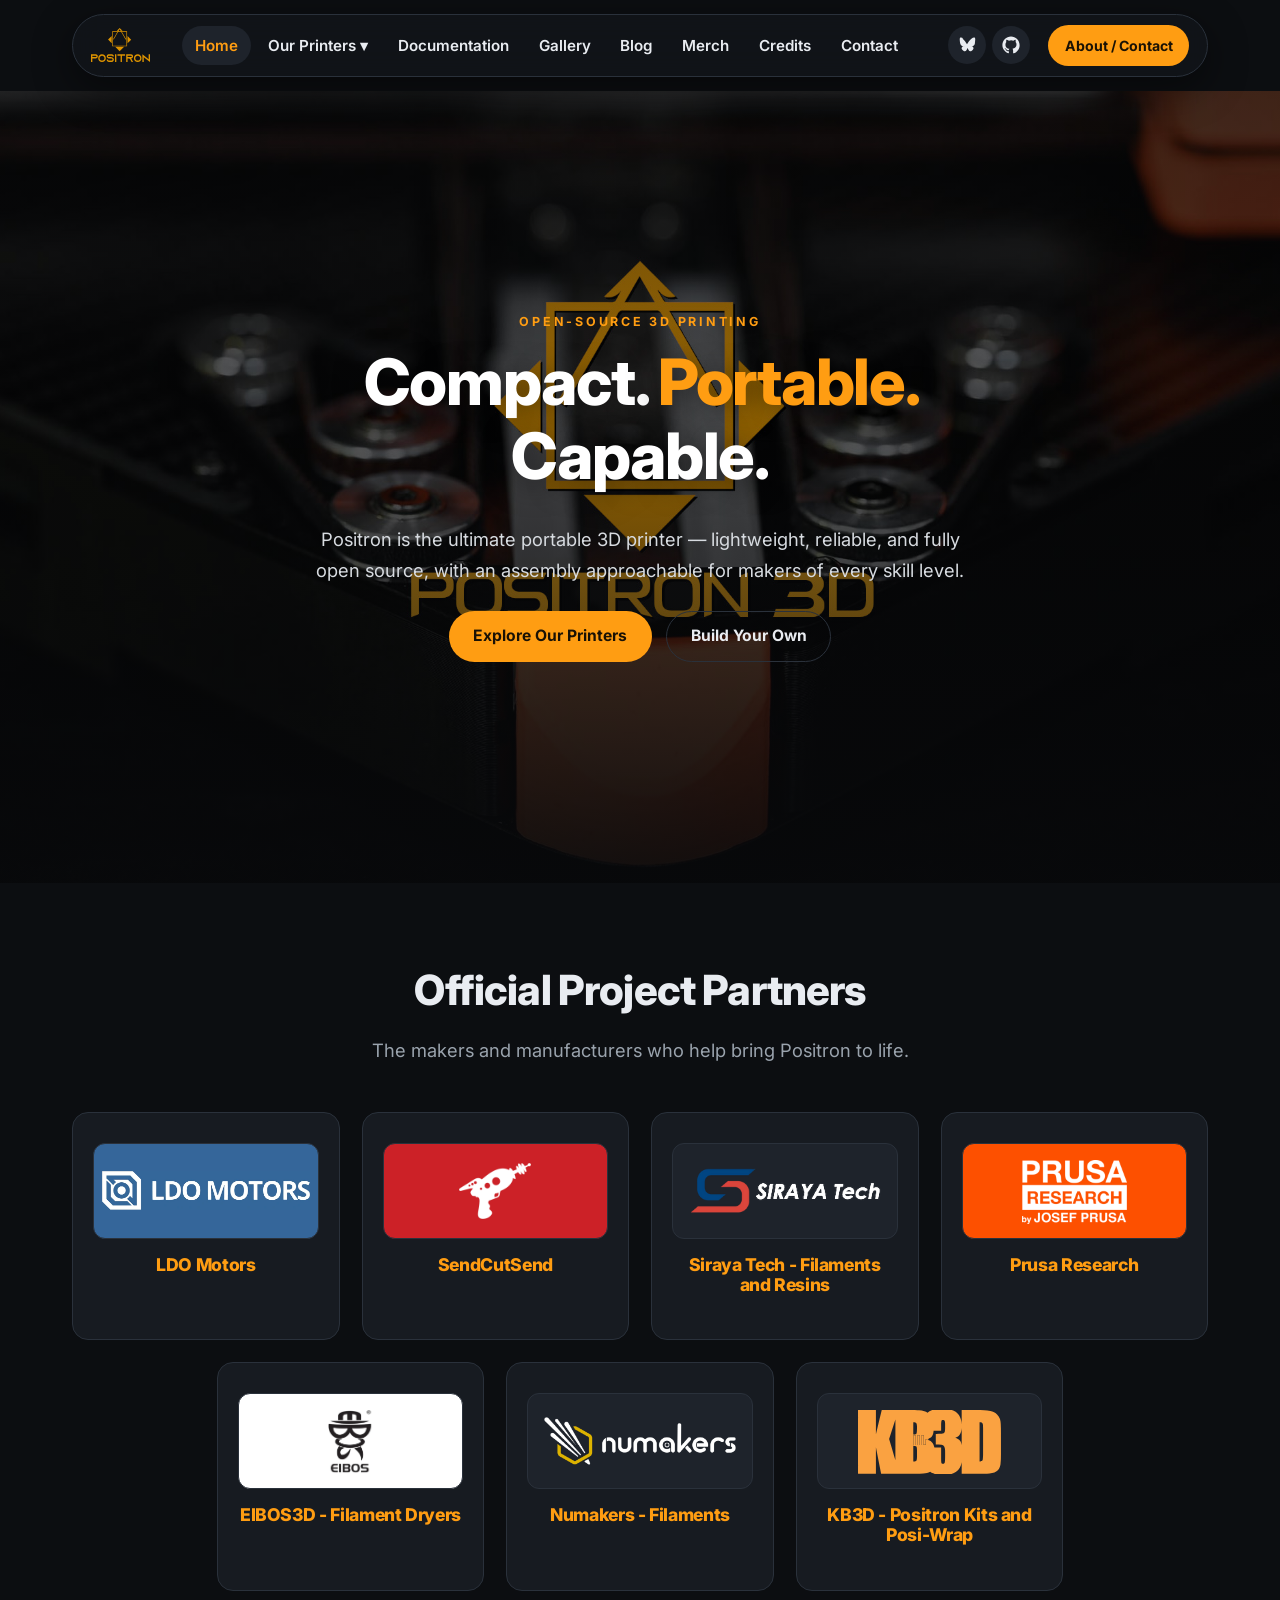
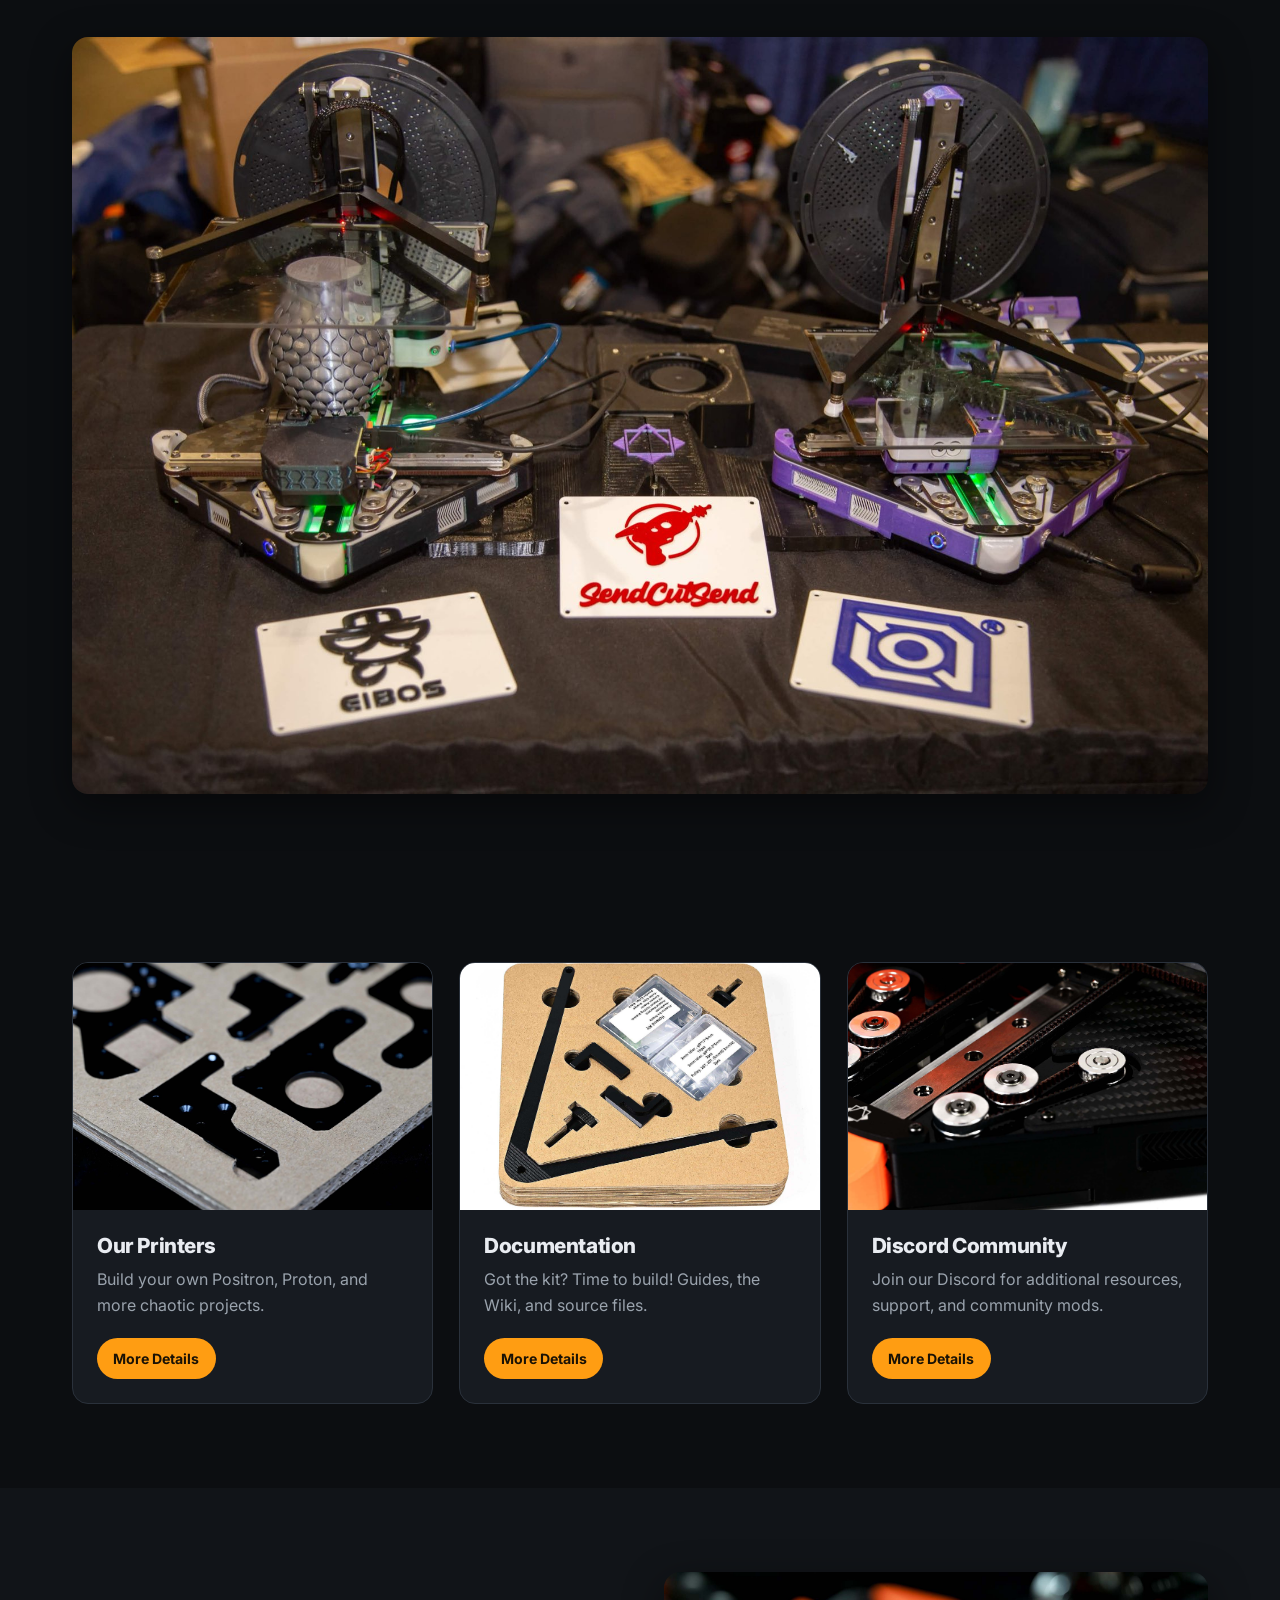
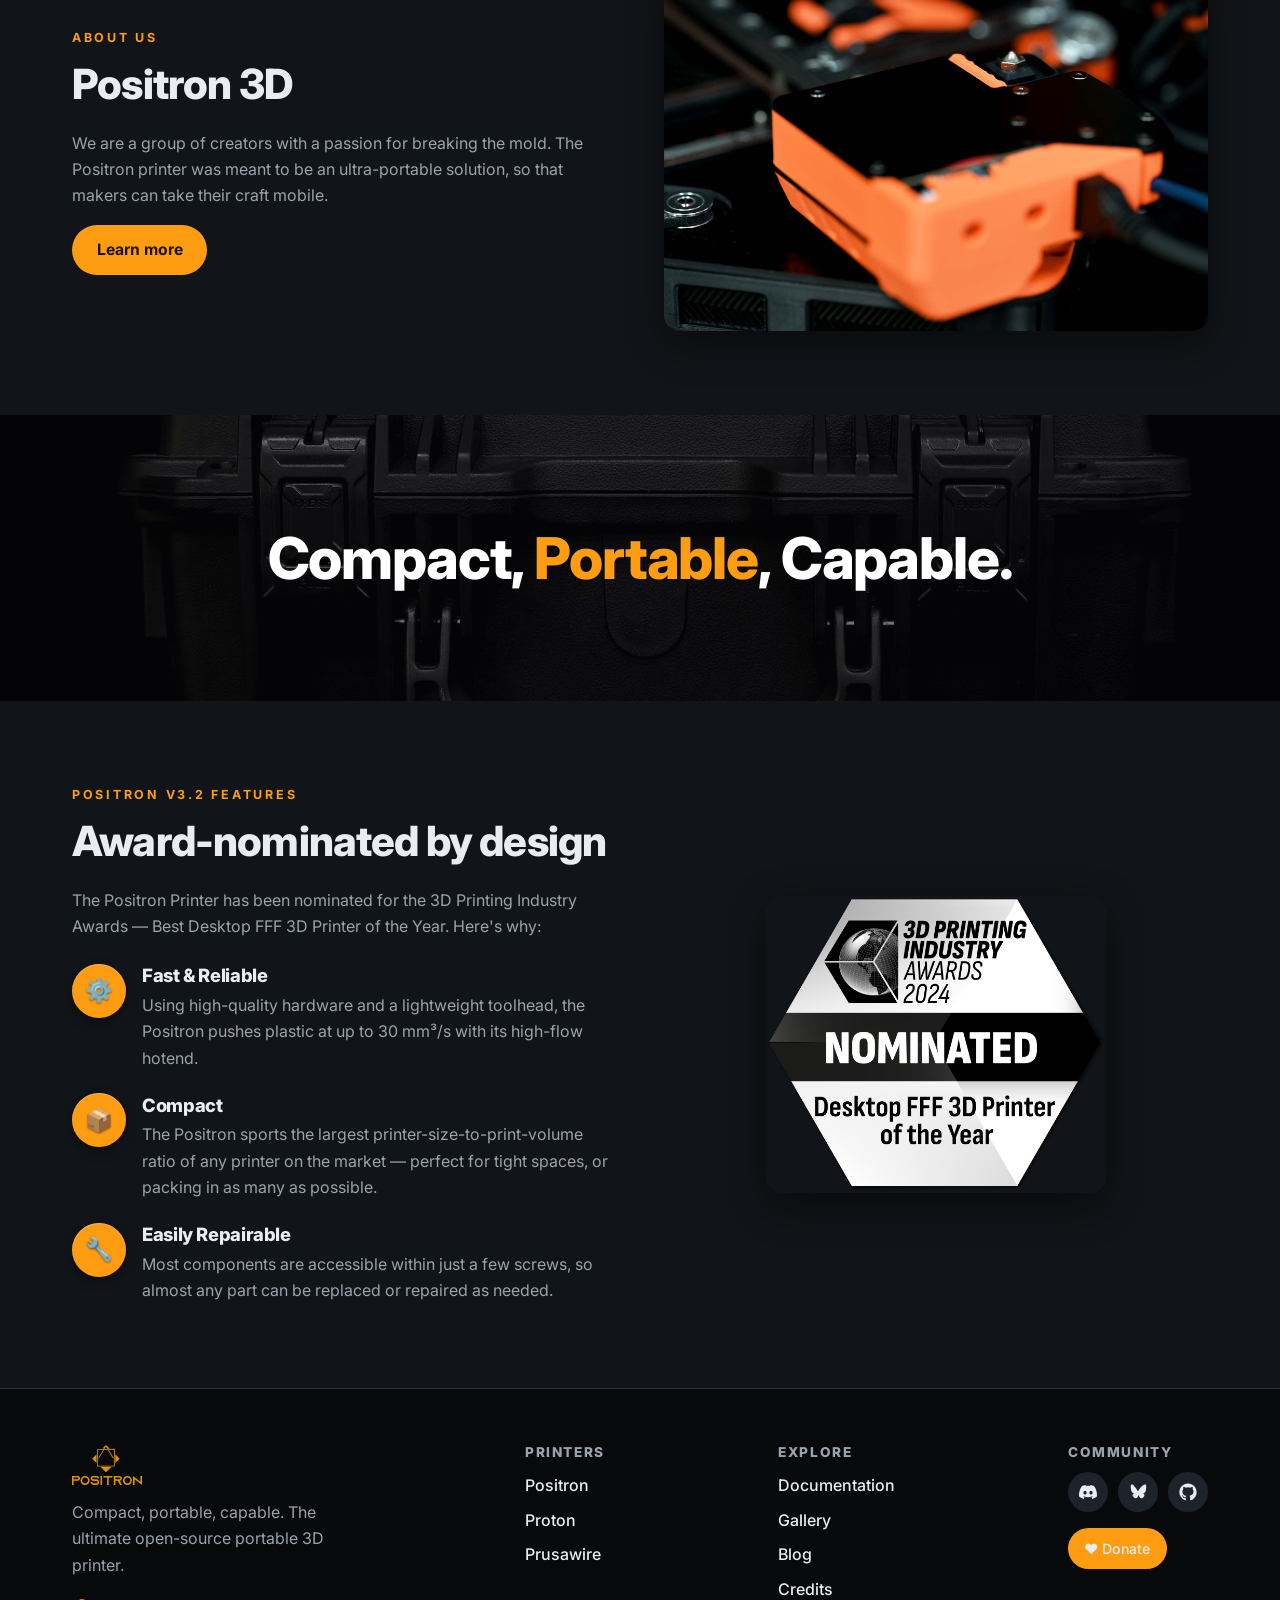
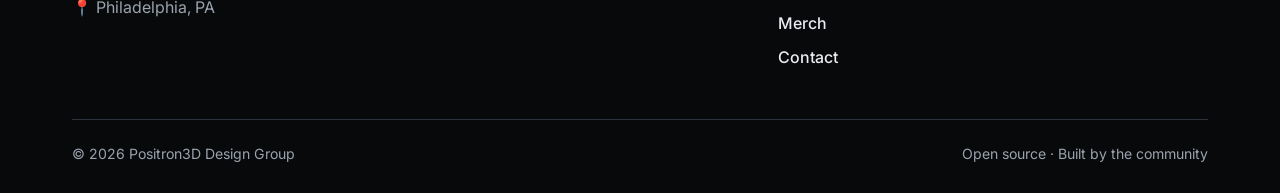
<file: index.html>
<!DOCTYPE html>
<html lang="en">
<head>
  <meta charset="utf-8">
  <meta name="viewport" content="width=device-width, initial-scale=1">
  <title>Positron 3D — Compact, Portable, Capable</title>
  <meta name="description" content="Positron is the ultimate portable 3D printer designed to be lightweight, reliable, and capable. Fully open source and an approachable assembly.">
  <meta property="og:title" content="Positron 3D — Compact, Portable, Capable">
  <meta property="og:description" content="Positron is the ultimate portable 3D printer designed to be lightweight, reliable, and capable. Fully open source and an approachable assembly.">
  <meta property="og:type" content="website">
  <link rel="icon" type="image/png" href="assets/img/logo-icon.png">
  <link rel="preconnect" href="https://fonts.googleapis.com">
  <link rel="preconnect" href="https://fonts.gstatic.com" crossorigin>
  <link href="https://fonts.googleapis.com/css2?family=Inter:wght@400;500;600;700;800;900&display=swap" rel="stylesheet">
  <link rel="stylesheet" href="assets/css/style.css">
</head>
<body>

  <header class="site-header">
    <div class="container">
      <nav class="nav" aria-label="Main navigation">
        <a class="nav__brand" href="index.html"><img src="assets/img/logo.svg" alt="Positron 3D"></a>
        <ul class="nav__links">
          <li><a href="index.html" aria-current="page">Home</a></li>
          <li class="nav__item dropdown"><a href="printers.html" aria-haspopup="true">Our Printers ▾</a><ul class="dropdown__menu"><li><a href="positron.html">Positron</a></li><li><a href="proton.html">Proton</a></li><li><a href="prusawire.html">Prusawire</a></li></ul></li>
          <li><a href="documentation.html">Documentation</a></li>
          <li><a href="gallery.html">Gallery</a></li>
          <li><a href="blog.html">Blog</a></li>
          <li><a href="https://nomadsgalaxy-shop.fourthwall.com" target="_blank" rel="noopener">Merch</a></li>
          <li><a href="credits.html">Credits</a></li>
          <li><a href="contact.html">Contact</a></li>
        </ul>
        <div class="nav__social">
          <a href="https://bsky.app/profile/positron3d.com" target="_blank" rel="noopener" aria-label="Bluesky"><svg viewBox="0 0 24 24" width="18" height="18" fill="currentColor"><path d="M5.7 3.3C8.2 5.2 10.9 9 12 11c1.1-2 3.8-5.8 6.3-7.7 1.8-1.4 4.7-2.4 4.7.9 0 .7-.4 5.5-.6 6.3-.7 2.6-3.4 3.3-5.7 2.9 4.1.7 5.1 3 2.9 5.3-4.3 4.4-6.1-1.1-6.6-2.5-.1-.3-.2-.4-.2-.3-.1-.1-.1 0-.2.3-.5 1.4-2.3 6.9-6.6 2.5-2.2-2.3-1.2-4.6 2.9-5.3-2.3.4-5-.3-5.7-2.9C2.7 9.8 2.3 5 2.3 4.2c0-3.3 2.9-2.3 4.7-.9z"/></svg></a>
          <a href="https://github.com/Positron3D" target="_blank" rel="noopener" aria-label="GitHub"><svg viewBox="0 0 24 24" width="18" height="18" fill="currentColor"><path d="M12 .5C5.7.5.5 5.7.5 12c0 5.1 3.3 9.4 7.9 10.9.6.1.8-.3.8-.6v-2c-3.2.7-3.9-1.5-3.9-1.5-.5-1.3-1.3-1.7-1.3-1.7-1.1-.7 0-.7 0-.7 1.2 0 1.8 1.2 1.8 1.2 1 1.8 2.7 1.3 3.4 1 .1-.8.4-1.3.7-1.6-2.6-.3-5.3-1.3-5.3-5.8 0-1.3.5-2.3 1.2-3.1-.1-.3-.5-1.5.1-3.1 0 0 1-.3 3.3 1.2a11.5 11.5 0 016 0C17 4.6 18 4.9 18 4.9c.6 1.6.2 2.8.1 3.1.8.8 1.2 1.8 1.2 3.1 0 4.5-2.7 5.5-5.3 5.8.4.4.8 1.1.8 2.3v3.3c0 .3.2.7.8.6 4.6-1.5 7.9-5.8 7.9-10.9C23.5 5.7 18.3.5 12 .5z"/></svg></a>
        </div>
        <div class="nav__cta"><a class="btn btn--sm" href="contact.html">About / Contact</a></div>
        <button class="nav__toggle" aria-label="Toggle menu" aria-expanded="false">
          <svg viewBox="0 0 24 24" fill="none" stroke="currentColor" stroke-width="2" stroke-linecap="round"><path d="M3 6h18M3 12h18M3 18h18"/></svg>
        </button>
      </nav>
    </div>
  </header>

  <section class="hero">
    <div class="hero__bg" style="background-image:url('assets/img/hero.jpg')"></div>
    <div class="hero__inner">
      <p class="eyebrow">Open-source 3D printing</p>
      <h1>Compact. <span class="highlight">Portable.</span> Capable.</h1>
      <p class="lead">Positron is the ultimate portable 3D printer — lightweight, reliable, and fully open source, with an assembly approachable for makers of every skill level.</p>
      <div class="hero__cta">
        <a class="btn" href="printers.html">Explore Our Printers</a>
        <a class="btn btn--ghost" href="positron.html">Build Your Own</a>
      </div>
    </div>
  </section>

  <section class="section">
    <div class="container">
      <h2 class="center">Official Project Partners</h2>
      <p class="lead center" style="margin-bottom:46px">The makers and manufacturers who help bring Positron to life.</p>
      <!-- Partner chips: match each chip to its logo (--chip-bg) and trim logo padding. See the "partners / logos" note in assets/css/style.css. -->
      <div class="logos">
        <a class="logo-card" href="https://ldomotion.com" target="_blank" rel="noopener"><div class="logo-card__chip" style="--chip-bg:#35669a;padding:16px 8px"><img src="assets/img/partner-ldo.webp" alt="LDO Motors"></div><h3>LDO Motors</h3></a>
        <a class="logo-card" href="https://sendcutsend.com" target="_blank" rel="noopener"><div class="logo-card__chip" style="--chip-bg:#cc2127;padding:8px"><img src="assets/img/partner-sendcutsend.png" alt="SendCutSend"></div><h3>SendCutSend</h3></a>
        <a class="logo-card" href="https://siraya.tech/?sca_ref=10844692.cJs7XSw1FJ" target="_blank" rel="noopener"><div class="logo-card__chip"><img src="assets/img/partner-siraya.png" alt="Siraya Tech"></div><h3>Siraya Tech - Filaments and Resins</h3></a>
        <a class="logo-card" href="https://www.prusa3d.com/#a_aid=nomad&a_bid=11110002" target="_blank" rel="noopener"><div class="logo-card__chip" style="--chip-bg:#fd5000"><img src="assets/img/partner-prusa.png" alt="Prusa Research"></div><h3>Prusa Research</h3></a>
        <a class="logo-card" href="https://shop.eibos3d.com/" target="_blank" rel="noopener"><div class="logo-card__chip" style="--chip-bg:#fff"><img src="assets/img/partner-eibos.webp" alt="Eibos 3D"></div><h3>EIBOS3D - Filament Dryers</h3></a>
        <a class="logo-card" href="https://numakers.com/Positron3d" target="_blank" rel="noopener"><div class="logo-card__chip"><img src="assets/img/partner-numakers.webp" alt="Numakers"></div><h3>Numakers - Filaments</h3></a>
        <a class="logo-card" href="https://kb-3d.com/store/affiliatepage/2143-kb3d-x-nomad.html?affp=22155" target="_blank" rel="noopener"><div class="logo-card__chip"><img src="assets/img/partner-kb3d.svg" alt="KB3D"></div><h3>KB3D - Positron Kits and Posi-Wrap</h3></a>
      </div>
      <img class="section-photo" src="assets/img/3dprinttopia-sponsors.jpg" alt="Two Positron printers on a table at 3DPrintTopia, with partner plates, including EIBOS and SendCutSend, in front of them" width="2000" height="1333" loading="lazy">
    </div>
  </section>

  <section class="section">
    <div class="container">
      <div class="grid grid--3">
        <article class="card">
          <div class="card__media"><img src="assets/img/card-printers.jpg" alt="Positron printer" loading="lazy"></div>
          <div class="card__body"><h3>Our Printers</h3><p>Build your own Positron, Proton, and more chaotic projects.</p><a class="btn btn--sm" href="printers.html">More Details</a></div>
        </article>
        <article class="card">
          <div class="card__media"><img src="assets/img/community-1.jpg" alt="Building a Positron kit" loading="lazy"></div>
          <div class="card__body"><h3>Documentation</h3><p>Got the kit? Time to build! Guides, the Wiki, and source files.</p><a class="btn btn--sm" href="documentation.html">More Details</a></div>
        </article>
        <article class="card">
          <div class="card__media"><img src="assets/img/card-discord.jpg" alt="Positron community" loading="lazy"></div>
          <div class="card__body"><h3>Discord Community</h3><p>Join our Discord for additional resources, support, and community mods.</p><a class="btn btn--sm" href="https://discord.gg/positron" target="_blank" rel="noopener">More Details</a></div>
        </article>
      </div>
    </div>
  </section>

  <section class="section section--alt">
    <div class="container">
      <div class="split split--rev">
        <div class="split__text">
          <p class="eyebrow">About Us</p>
          <h2>Positron 3D</h2>
          <p>We are a group of creators with a passion for breaking the mold. The Positron printer was meant to be an ultra-portable solution, so that makers can take their craft mobile.</p>
          <a class="btn" href="contact.html">Learn more</a>
        </div>
        <div class="split__media"><img src="assets/img/about.jpg" alt="Positron printer detail"></div>
      </div>
    </div>
  </section>

  <section class="banner">
    <div class="banner__bg" style="background-image:url('assets/img/banner.jpg')"></div>
    <div class="container"><h2>Compact, <span class="highlight">Portable</span>, Capable.</h2></div>
  </section>


  <section class="section section--alt">
    <div class="container">
      <div class="split">
        <div class="split__text">
          <p class="eyebrow">Positron v3.2 Features</p>
          <h2>Award-nominated by design</h2>
          <p>The Positron Printer has been nominated for the 3D Printing Industry Awards — Best Desktop FFF 3D Printer of the Year. Here's why:</p>
          <div class="grid" style="gap:22px;margin-top:24px">
            <div class="feature"><div class="feature__icon">⚙️</div><div><h4>Fast &amp; Reliable</h4><p>Using high-quality hardware and a lightweight toolhead, the Positron pushes plastic at up to 30 mm³/s with its high-flow hotend.</p></div></div>
            <div class="feature"><div class="feature__icon">📦</div><div><h4>Compact</h4><p>The Positron sports the largest printer-size-to-print-volume ratio of any printer on the market — perfect for tight spaces, or packing in as many as possible.</p></div></div>
            <div class="feature"><div class="feature__icon">🔧</div><div><h4>Easily Repairable</h4><p>Most components are accessible within just a few screws, so almost any part can be replaced or repaired as needed.</p></div></div>
          </div>
        </div>
        <div class="split__media center"><img src="assets/img/award.webp" alt="3D Printing Industry Awards 2024 — Nominated, Desktop FFF" style="max-width:min(340px, 100%);margin:0 auto"></div>
      </div>
    </div>
  </section>

  <footer class="site-footer">
    <div class="container">
      <div class="footer-grid">
        <div class="footer-brand" style="max-width:280px">
          <img src="assets/img/logo.svg" alt="Positron 3D">
          <p>Compact, portable, capable. The ultimate open-source portable 3D printer.</p>
          <p>📍 Philadelphia, PA</p>
        </div>
        <div class="footer-col">
          <h4>Printers</h4>
          <ul>
            <li><a href="positron.html">Positron</a></li>
            <li><a href="proton.html">Proton</a></li>
            <li><a href="prusawire.html">Prusawire</a></li>
          </ul>
        </div>
        <div class="footer-col">
          <h4>Explore</h4>
          <ul>
            <li><a href="documentation.html">Documentation</a></li>
            <li><a href="gallery.html">Gallery</a></li>
            <li><a href="blog.html">Blog</a></li>
            <li><a href="credits.html">Credits</a></li>
            <li><a href="https://nomadsgalaxy-shop.fourthwall.com" target="_blank" rel="noopener">Merch</a></li>
            <li><a href="contact.html">Contact</a></li>
          </ul>
        </div>
        <div class="footer-col">
          <h4>Community</h4>
          <div class="footer-social">
            <a href="https://discord.gg/positron" target="_blank" rel="noopener" aria-label="Discord"><svg viewBox="0 -28.5 256 256" width="18" height="18" preserveAspectRatio="xMidYMid"><path fill="currentColor" fill-rule="nonzero" d="M216.856339,16.5966031 C200.285002,8.84328665 182.566144,3.2084988 164.041564,0 C161.766523,4.11318106 159.108624,9.64549908 157.276099,14.0464379 C137.583995,11.0849896 118.072967,11.0849896 98.7430163,14.0464379 C96.9108417,9.64549908 94.1925838,4.11318106 91.8971895,0 C73.3526068,3.2084988 55.6133949,8.86399117 39.0420583,16.6376612 C5.61752293,67.146514 -3.4433191,116.400813 1.08711069,164.955721 C23.2560196,181.510915 44.7403634,191.567697 65.8621325,198.148576 C71.0772151,190.971126 75.7283628,183.341335 79.7352139,175.300261 C72.104019,172.400575 64.7949724,168.822202 57.8887866,164.667963 C59.7209612,163.310589 61.5131304,161.891452 63.2445898,160.431257 C105.36741,180.133187 151.134928,180.133187 192.754523,160.431257 C194.506336,161.891452 196.298154,163.310589 198.110326,164.667963 C191.183787,168.842556 183.854737,172.420929 176.223542,175.320965 C180.230393,183.341335 184.861538,190.991831 190.096624,198.16893 C211.238746,191.588051 232.743023,181.531619 254.911949,164.955721 C260.227747,108.668201 245.831087,59.8662432 216.856339,16.5966031 Z M85.4738752,135.09489 C72.8290281,135.09489 62.4592217,123.290155 62.4592217,108.914901 C62.4592217,94.5396472 72.607595,82.7145587 85.4738752,82.7145587 C98.3405064,82.7145587 108.709962,94.5189427 108.488529,108.914901 C108.508531,123.290155 98.3405064,135.09489 85.4738752,135.09489 Z M170.525237,135.09489 C157.88039,135.09489 147.510584,123.290155 147.510584,108.914901 C147.510584,94.5396472 157.658606,82.7145587 170.525237,82.7145587 C183.391518,82.7145587 193.761324,94.5189427 193.539891,108.914901 C193.539891,123.290155 183.391518,135.09489 170.525237,135.09489 Z"/></svg></a>
            <a href="https://bsky.app/profile/positron3d.com" target="_blank" rel="noopener" aria-label="Bluesky"><svg viewBox="0 0 24 24" width="18" height="18" fill="currentColor"><path d="M5.7 3.3C8.2 5.2 10.9 9 12 11c1.1-2 3.8-5.8 6.3-7.7 1.8-1.4 4.7-2.4 4.7.9 0 .7-.4 5.5-.6 6.3-.7 2.6-3.4 3.3-5.7 2.9 4.1.7 5.1 3 2.9 5.3-4.3 4.4-6.1-1.1-6.6-2.5-.1-.3-.2-.4-.2-.3-.1-.1-.1 0-.2.3-.5 1.4-2.3 6.9-6.6 2.5-2.2-2.3-1.2-4.6 2.9-5.3-2.3.4-5-.3-5.7-2.9C2.7 9.8 2.3 5 2.3 4.2c0-3.3 2.9-2.3 4.7-.9z"/></svg></a>
            <a href="https://github.com/Positron3D" target="_blank" rel="noopener" aria-label="GitHub"><svg viewBox="0 0 24 24" width="18" height="18" fill="currentColor"><path d="M12 .5C5.7.5.5 5.7.5 12c0 5.1 3.3 9.4 7.9 10.9.6.1.8-.3.8-.6v-2c-3.2.7-3.9-1.5-3.9-1.5-.5-1.3-1.3-1.7-1.3-1.7-1.1-.7 0-.7 0-.7 1.2 0 1.8 1.2 1.8 1.2 1 1.8 2.7 1.3 3.4 1 .1-.8.4-1.3.7-1.6-2.6-.3-5.3-1.3-5.3-5.8 0-1.3.5-2.3 1.2-3.1-.1-.3-.5-1.5.1-3.1 0 0 1-.3 3.3 1.2a11.5 11.5 0 016 0C17 4.6 18 4.9 18 4.9c.6 1.6.2 2.8.1 3.1.8.8 1.2 1.8 1.2 3.1 0 4.5-2.7 5.5-5.3 5.8.4.4.8 1.1.8 2.3v3.3c0 .3.2.7.8.6 4.6-1.5 7.9-5.8 7.9-10.9C23.5 5.7 18.3.5 12 .5z"/></svg></a>
          </div>
          <p style="margin-top:16px"><a class="btn btn--sm" href="https://www.paypal.com/donate/?hosted_button_id=P3WHJNXLBCJDA" target="_blank" rel="noopener">♥ Donate</a></p>
        </div>
      </div>
      <div class="footer-bottom">
        <span>© 2026 Positron3D Design Group</span>
        <span>Open source · Built by the community</span>
      </div>
    </div>
  </footer>

  <script src="assets/js/main.js"></script>
</body>
</html>
</file>
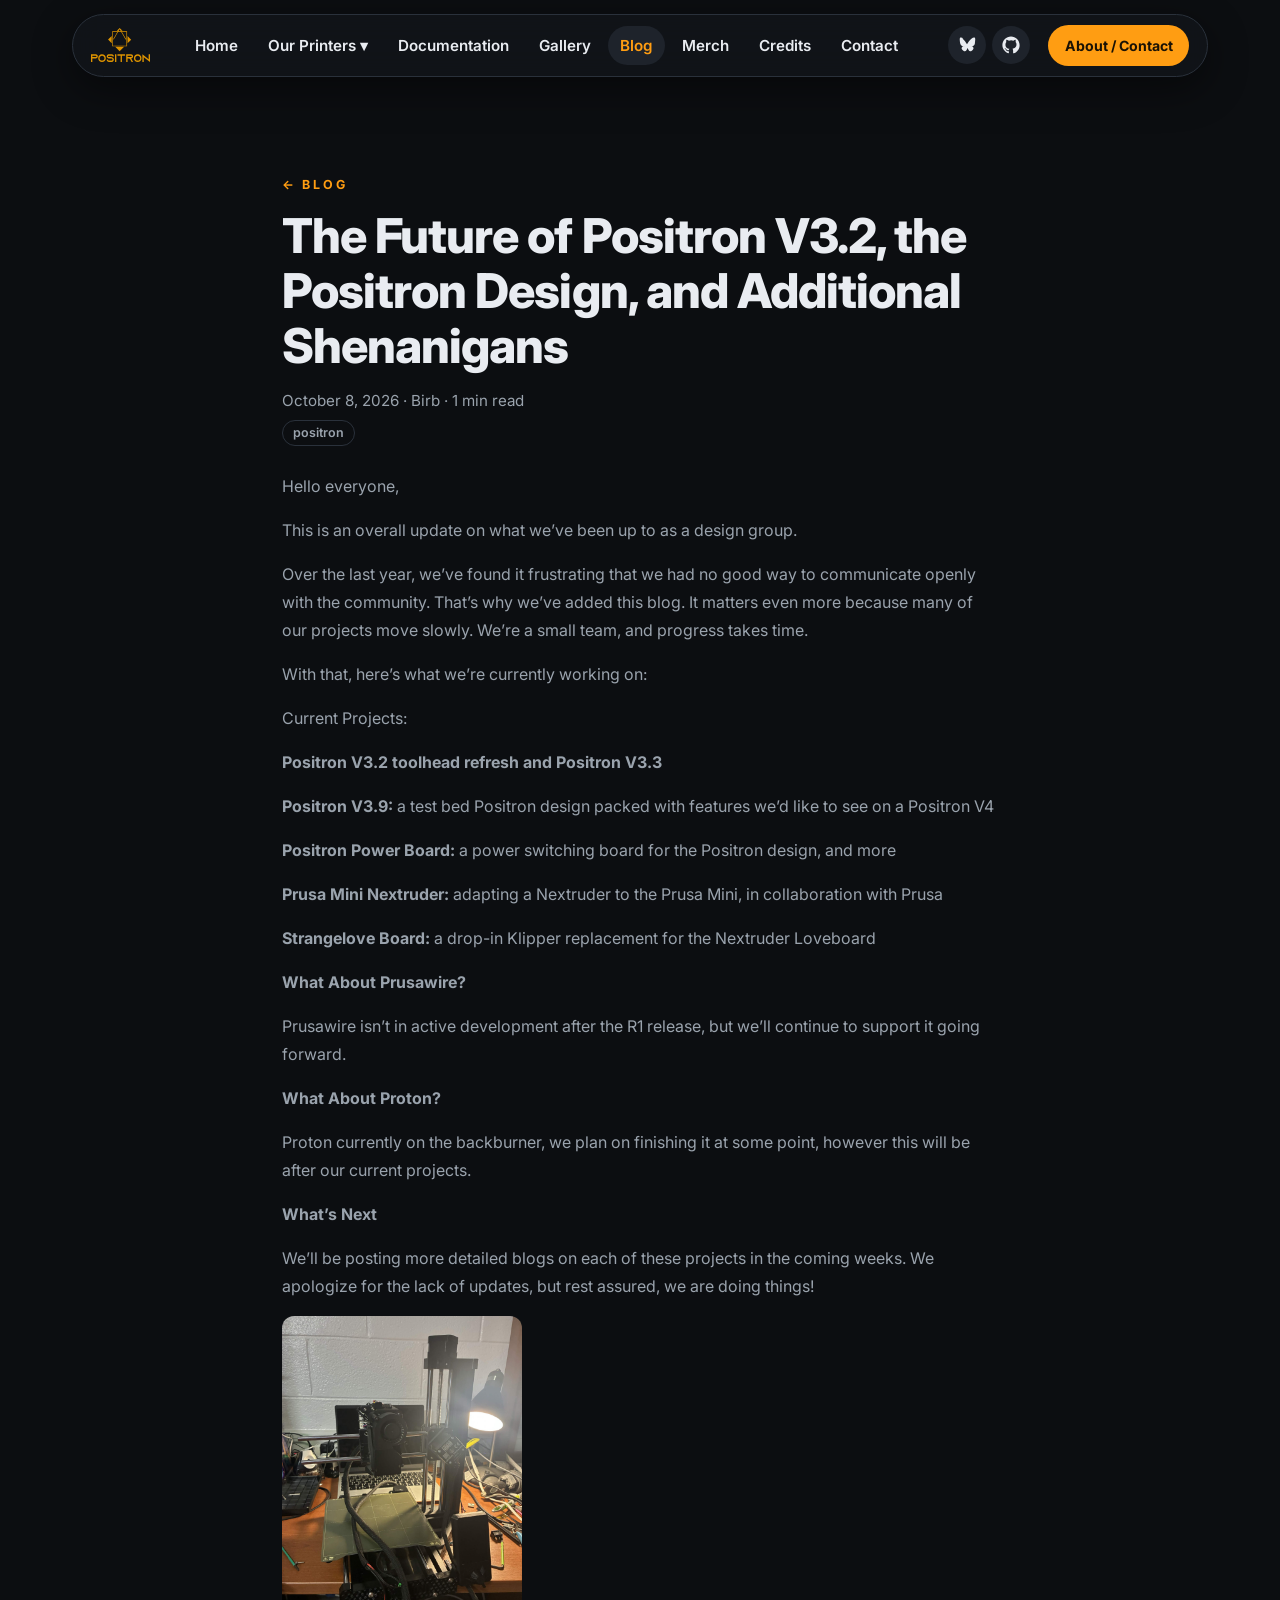
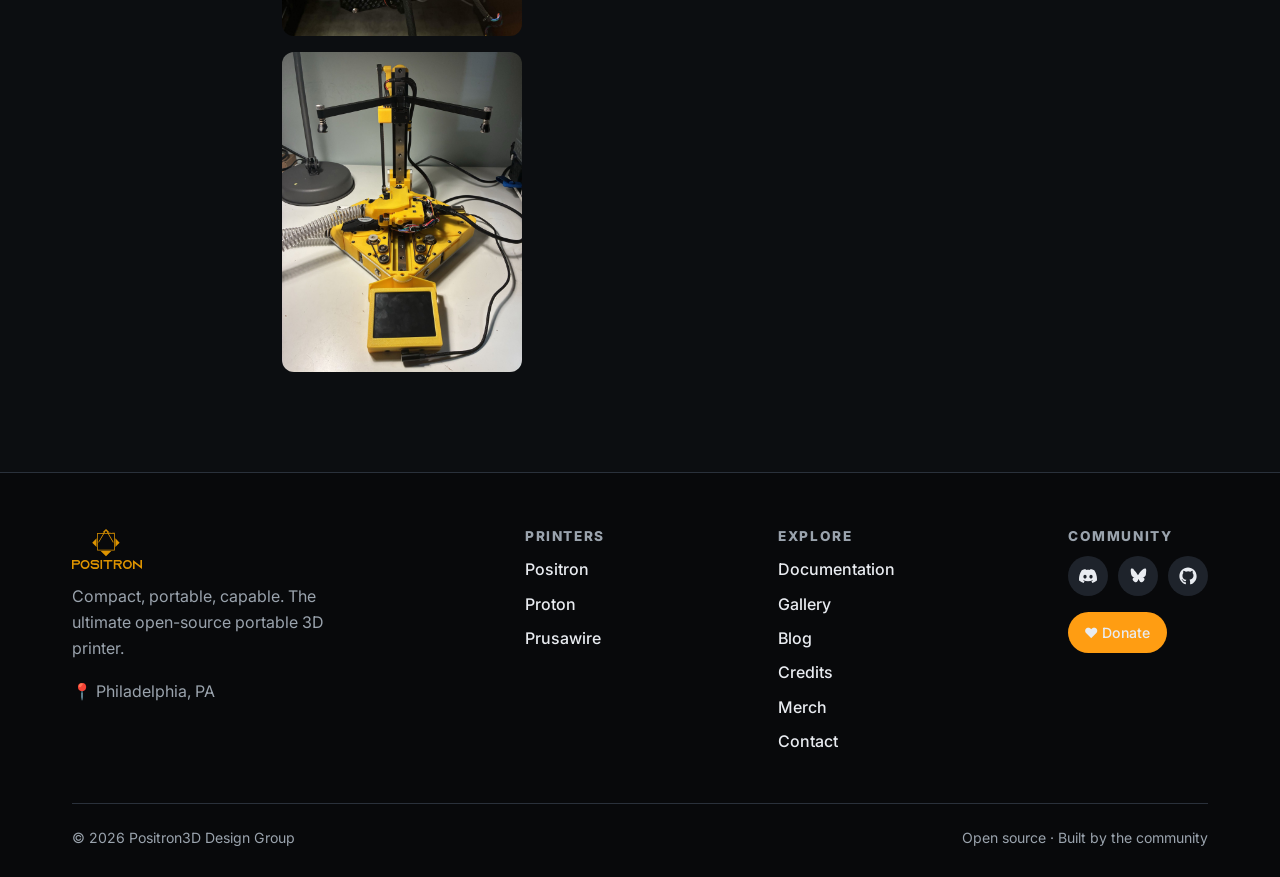
<file: blog-the-future-of-positron-v3-2-the-positron-design-and-additional-shenanigans.html>
<!DOCTYPE html>
<html lang="en">
<head>
  <meta charset="utf-8">
  <meta name="viewport" content="width=device-width, initial-scale=1">
  <title>The Future of Positron V3.2, the Positron Design, and Additional Shenanigans | Positron 3D</title>
  <meta name="description" content="The Future of Positron V3.2, the Positron Design, and Additional Shenanigans">
  <meta property="og:title" content="The Future of Positron V3.2, the Positron Design, and Additional Shenanigans | Positron 3D">
  <meta property="og:description" content="The Future of Positron V3.2, the Positron Design, and Additional Shenanigans">
  <meta property="og:type" content="website">
  <link rel="icon" type="image/png" href="assets/img/logo-icon.png">
  <link rel="preconnect" href="https://fonts.googleapis.com">
  <link rel="preconnect" href="https://fonts.gstatic.com" crossorigin>
  <link href="https://fonts.googleapis.com/css2?family=Inter:wght@400;500;600;700;800;900&display=swap" rel="stylesheet">
  <link rel="stylesheet" href="assets/css/style.css">
  <link rel="alternate" type="application/rss+xml" title="Positron 3D Blog" href="feed.xml">
</head>
<body>

  <header class="site-header">
    <div class="container">
      <nav class="nav" aria-label="Main navigation">
        <a class="nav__brand" href="index.html"><img src="assets/img/logo.svg" alt="Positron 3D"></a>
        <ul class="nav__links">
          <li><a href="index.html">Home</a></li>
          <li class="nav__item dropdown"><a href="printers.html" aria-haspopup="true">Our Printers ▾</a><ul class="dropdown__menu"><li><a href="positron.html">Positron</a></li><li><a href="proton.html">Proton</a></li><li><a href="prusawire.html">Prusawire</a></li></ul></li>
          <li><a href="documentation.html">Documentation</a></li>
          <li><a href="gallery.html">Gallery</a></li>
          <li><a href="blog.html" aria-current="page">Blog</a></li>
          <li><a href="https://nomadsgalaxy-shop.fourthwall.com" target="_blank" rel="noopener">Merch</a></li>
          <li><a href="credits.html">Credits</a></li>
          <li><a href="contact.html">Contact</a></li>
        </ul>
        <div class="nav__social">
          <a href="https://bsky.app/profile/positron3d.com" target="_blank" rel="noopener" aria-label="Bluesky"><svg viewBox="0 0 24 24" width="18" height="18" fill="currentColor"><path d="M5.7 3.3C8.2 5.2 10.9 9 12 11c1.1-2 3.8-5.8 6.3-7.7 1.8-1.4 4.7-2.4 4.7.9 0 .7-.4 5.5-.6 6.3-.7 2.6-3.4 3.3-5.7 2.9 4.1.7 5.1 3 2.9 5.3-4.3 4.4-6.1-1.1-6.6-2.5-.1-.3-.2-.4-.2-.3-.1-.1-.1 0-.2.3-.5 1.4-2.3 6.9-6.6 2.5-2.2-2.3-1.2-4.6 2.9-5.3-2.3.4-5-.3-5.7-2.9C2.7 9.8 2.3 5 2.3 4.2c0-3.3 2.9-2.3 4.7-.9z"/></svg></a>
          <a href="https://github.com/Positron3D" target="_blank" rel="noopener" aria-label="GitHub"><svg viewBox="0 0 24 24" width="18" height="18" fill="currentColor"><path d="M12 .5C5.7.5.5 5.7.5 12c0 5.1 3.3 9.4 7.9 10.9.6.1.8-.3.8-.6v-2c-3.2.7-3.9-1.5-3.9-1.5-.5-1.3-1.3-1.7-1.3-1.7-1.1-.7 0-.7 0-.7 1.2 0 1.8 1.2 1.8 1.2 1 1.8 2.7 1.3 3.4 1 .1-.8.4-1.3.7-1.6-2.6-.3-5.3-1.3-5.3-5.8 0-1.3.5-2.3 1.2-3.1-.1-.3-.5-1.5.1-3.1 0 0 1-.3 3.3 1.2a11.5 11.5 0 016 0C17 4.6 18 4.9 18 4.9c.6 1.6.2 2.8.1 3.1.8.8 1.2 1.8 1.2 3.1 0 4.5-2.7 5.5-5.3 5.8.4.4.8 1.1.8 2.3v3.3c0 .3.2.7.8.6 4.6-1.5 7.9-5.8 7.9-10.9C23.5 5.7 18.3.5 12 .5z"/></svg></a>
        </div>
        <div class="nav__cta"><a class="btn btn--sm" href="contact.html">About / Contact</a></div>
        <button class="nav__toggle" aria-label="Toggle menu" aria-expanded="false">
          <svg viewBox="0 0 24 24" fill="none" stroke="currentColor" stroke-width="2" stroke-linecap="round"><path d="M3 6h18M3 12h18M3 18h18"/></svg>
        </button>
      </nav>
    </div>
  </header>

  <article class="section post">
    <div class="container prose">
      <p class="eyebrow"><a href="blog.html">← Blog</a></p>
      <h1>The Future of Positron V3.2, the Positron Design, and Additional Shenanigans</h1>
      <p class="post-meta"><time datetime="2026-10-08">October 8, 2026</time> · Birb · 1 min read</p><p class="post-tags"><span class="tag">positron</span></p>
      
      <div class="post-body">
<p>Hello everyone,</p>
<p>This is an overall update on what we’ve been up to as a design group.</p>
<p>Over the last year, we’ve found it frustrating that we had no good way to communicate openly with the community. That’s why we’ve added this blog. It matters even more because many of our projects move slowly. We’re a small team, and progress takes time.</p>
<p>With that, here’s what we’re currently working on:</p>
<p>Current Projects:</p>
<p><strong>Positron V3.2 toolhead refresh and Positron V3.3</strong></p>
<p><strong>Positron V3.9:</strong> a test bed Positron design packed with features we’d like to see on a Positron V4</p>
<p><strong>Positron Power Board:</strong> a power switching board for the Positron design, and more</p>
<p><strong>Prusa Mini Nextruder:</strong> adapting a Nextruder to the Prusa Mini, in collaboration with Prusa</p>
<p><strong>Strangelove Board:</strong> a drop-in Klipper replacement for the Nextruder Loveboard</p>
<p><strong>What About Prusawire?</strong></p>
<p>Prusawire isn’t in active development after the R1 release, but we’ll continue to support it going forward.</p>
<p><strong>What About Proton?</strong></p>
<p>Proton currently on the backburner, we plan on finishing it at some point, however this will be after our current projects.</p>
<p><strong>What’s Next</strong></p>
<p>We’ll be posting more detailed blogs on each of these projects in the coming weeks. We apologize for the lack of updates, but rest assured, we are doing things!</p>
<p><img alt="Prusa Mini Nextruder" src="Blog/2026-10-08-the-future-of-positron-v3-2-the-positron-design-and-additional-shenanigans/prusa-mini-nextruder.jpg" width="240" /></p>
<p><img alt="Positron V3.9" src="Blog/2026-10-08-the-future-of-positron-v3-2-the-positron-design-and-additional-shenanigans/positron-v3-9.jpg" width="240" /></p>
      </div>
    </div>
  </article>

  <footer class="site-footer">
    <div class="container">
      <div class="footer-grid">
        <div class="footer-brand" style="max-width:280px">
          <img src="assets/img/logo.svg" alt="Positron 3D">
          <p>Compact, portable, capable. The ultimate open-source portable 3D printer.</p>
          <p>📍 Philadelphia, PA</p>
        </div>
        <div class="footer-col">
          <h4>Printers</h4>
          <ul>
            <li><a href="positron.html">Positron</a></li>
            <li><a href="proton.html">Proton</a></li>
            <li><a href="prusawire.html">Prusawire</a></li>
          </ul>
        </div>
        <div class="footer-col">
          <h4>Explore</h4>
          <ul>
            <li><a href="documentation.html">Documentation</a></li>
            <li><a href="gallery.html">Gallery</a></li>
            <li><a href="blog.html">Blog</a></li>
            <li><a href="credits.html">Credits</a></li>
            <li><a href="https://nomadsgalaxy-shop.fourthwall.com" target="_blank" rel="noopener">Merch</a></li>
            <li><a href="contact.html">Contact</a></li>
          </ul>
        </div>
        <div class="footer-col">
          <h4>Community</h4>
          <div class="footer-social">
            <a href="https://discord.gg/positron" target="_blank" rel="noopener" aria-label="Discord"><svg viewBox="0 -28.5 256 256" width="18" height="18" preserveAspectRatio="xMidYMid"><path fill="currentColor" fill-rule="nonzero" d="M216.856339,16.5966031 C200.285002,8.84328665 182.566144,3.2084988 164.041564,0 C161.766523,4.11318106 159.108624,9.64549908 157.276099,14.0464379 C137.583995,11.0849896 118.072967,11.0849896 98.7430163,14.0464379 C96.9108417,9.64549908 94.1925838,4.11318106 91.8971895,0 C73.3526068,3.2084988 55.6133949,8.86399117 39.0420583,16.6376612 C5.61752293,67.146514 -3.4433191,116.400813 1.08711069,164.955721 C23.2560196,181.510915 44.7403634,191.567697 65.8621325,198.148576 C71.0772151,190.971126 75.7283628,183.341335 79.7352139,175.300261 C72.104019,172.400575 64.7949724,168.822202 57.8887866,164.667963 C59.7209612,163.310589 61.5131304,161.891452 63.2445898,160.431257 C105.36741,180.133187 151.134928,180.133187 192.754523,160.431257 C194.506336,161.891452 196.298154,163.310589 198.110326,164.667963 C191.183787,168.842556 183.854737,172.420929 176.223542,175.320965 C180.230393,183.341335 184.861538,190.991831 190.096624,198.16893 C211.238746,191.588051 232.743023,181.531619 254.911949,164.955721 C260.227747,108.668201 245.831087,59.8662432 216.856339,16.5966031 Z M85.4738752,135.09489 C72.8290281,135.09489 62.4592217,123.290155 62.4592217,108.914901 C62.4592217,94.5396472 72.607595,82.7145587 85.4738752,82.7145587 C98.3405064,82.7145587 108.709962,94.5189427 108.488529,108.914901 C108.508531,123.290155 98.3405064,135.09489 85.4738752,135.09489 Z M170.525237,135.09489 C157.88039,135.09489 147.510584,123.290155 147.510584,108.914901 C147.510584,94.5396472 157.658606,82.7145587 170.525237,82.7145587 C183.391518,82.7145587 193.761324,94.5189427 193.539891,108.914901 C193.539891,123.290155 183.391518,135.09489 170.525237,135.09489 Z"/></svg></a>
            <a href="https://bsky.app/profile/positron3d.com" target="_blank" rel="noopener" aria-label="Bluesky"><svg viewBox="0 0 24 24" width="18" height="18" fill="currentColor"><path d="M5.7 3.3C8.2 5.2 10.9 9 12 11c1.1-2 3.8-5.8 6.3-7.7 1.8-1.4 4.7-2.4 4.7.9 0 .7-.4 5.5-.6 6.3-.7 2.6-3.4 3.3-5.7 2.9 4.1.7 5.1 3 2.9 5.3-4.3 4.4-6.1-1.1-6.6-2.5-.1-.3-.2-.4-.2-.3-.1-.1-.1 0-.2.3-.5 1.4-2.3 6.9-6.6 2.5-2.2-2.3-1.2-4.6 2.9-5.3-2.3.4-5-.3-5.7-2.9C2.7 9.8 2.3 5 2.3 4.2c0-3.3 2.9-2.3 4.7-.9z"/></svg></a>
            <a href="https://github.com/Positron3D" target="_blank" rel="noopener" aria-label="GitHub"><svg viewBox="0 0 24 24" width="18" height="18" fill="currentColor"><path d="M12 .5C5.7.5.5 5.7.5 12c0 5.1 3.3 9.4 7.9 10.9.6.1.8-.3.8-.6v-2c-3.2.7-3.9-1.5-3.9-1.5-.5-1.3-1.3-1.7-1.3-1.7-1.1-.7 0-.7 0-.7 1.2 0 1.8 1.2 1.8 1.2 1 1.8 2.7 1.3 3.4 1 .1-.8.4-1.3.7-1.6-2.6-.3-5.3-1.3-5.3-5.8 0-1.3.5-2.3 1.2-3.1-.1-.3-.5-1.5.1-3.1 0 0 1-.3 3.3 1.2a11.5 11.5 0 016 0C17 4.6 18 4.9 18 4.9c.6 1.6.2 2.8.1 3.1.8.8 1.2 1.8 1.2 3.1 0 4.5-2.7 5.5-5.3 5.8.4.4.8 1.1.8 2.3v3.3c0 .3.2.7.8.6 4.6-1.5 7.9-5.8 7.9-10.9C23.5 5.7 18.3.5 12 .5z"/></svg></a>
          </div>
          <p style="margin-top:16px"><a class="btn btn--sm" href="https://www.paypal.com/donate/?hosted_button_id=P3WHJNXLBCJDA" target="_blank" rel="noopener">♥ Donate</a></p>
        </div>
      </div>
      <div class="footer-bottom">
        <span>© 2026 Positron3D Design Group</span>
        <span>Open source · Built by the community</span>
      </div>
    </div>
  </footer>

  <script src="assets/js/main.js"></script>
</body>
</html>
</file>
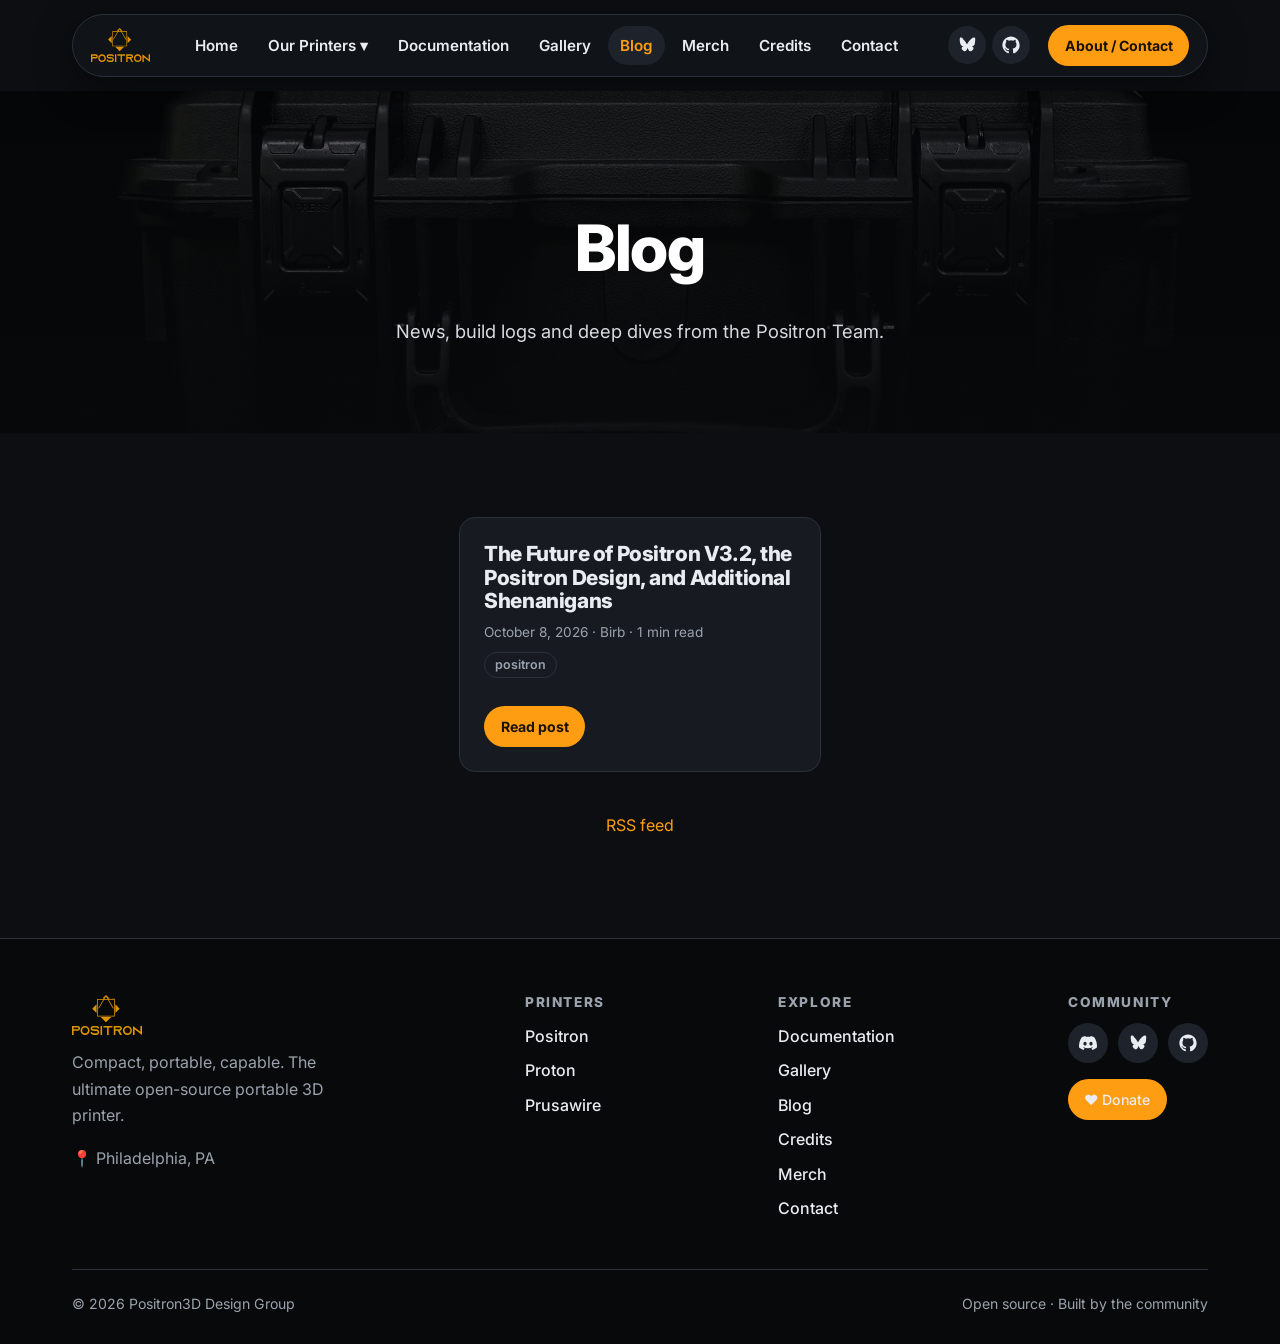
<file: blog.html>
<!DOCTYPE html>
<html lang="en">
<head>
  <meta charset="utf-8">
  <meta name="viewport" content="width=device-width, initial-scale=1">
  <title>Blog | Positron 3D</title>
  <meta name="description" content="News, build logs and deep dives from the Positron Team.">
  <meta property="og:title" content="Blog | Positron 3D">
  <meta property="og:description" content="News, build logs and deep dives from the Positron Team.">
  <meta property="og:type" content="website">
  <link rel="icon" type="image/png" href="assets/img/logo-icon.png">
  <link rel="preconnect" href="https://fonts.googleapis.com">
  <link rel="preconnect" href="https://fonts.gstatic.com" crossorigin>
  <link href="https://fonts.googleapis.com/css2?family=Inter:wght@400;500;600;700;800;900&display=swap" rel="stylesheet">
  <link rel="stylesheet" href="assets/css/style.css">
  <link rel="alternate" type="application/rss+xml" title="Positron 3D Blog" href="feed.xml">
</head>
<body>

  <header class="site-header">
    <div class="container">
      <nav class="nav" aria-label="Main navigation">
        <a class="nav__brand" href="index.html"><img src="assets/img/logo.svg" alt="Positron 3D"></a>
        <ul class="nav__links">
          <li><a href="index.html">Home</a></li>
          <li class="nav__item dropdown"><a href="printers.html" aria-haspopup="true">Our Printers ▾</a><ul class="dropdown__menu"><li><a href="positron.html">Positron</a></li><li><a href="proton.html">Proton</a></li><li><a href="prusawire.html">Prusawire</a></li></ul></li>
          <li><a href="documentation.html">Documentation</a></li>
          <li><a href="gallery.html">Gallery</a></li>
          <li><a href="blog.html" aria-current="page">Blog</a></li>
          <li><a href="https://nomadsgalaxy-shop.fourthwall.com" target="_blank" rel="noopener">Merch</a></li>
          <li><a href="credits.html">Credits</a></li>
          <li><a href="contact.html">Contact</a></li>
        </ul>
        <div class="nav__social">
          <a href="https://bsky.app/profile/positron3d.com" target="_blank" rel="noopener" aria-label="Bluesky"><svg viewBox="0 0 24 24" width="18" height="18" fill="currentColor"><path d="M5.7 3.3C8.2 5.2 10.9 9 12 11c1.1-2 3.8-5.8 6.3-7.7 1.8-1.4 4.7-2.4 4.7.9 0 .7-.4 5.5-.6 6.3-.7 2.6-3.4 3.3-5.7 2.9 4.1.7 5.1 3 2.9 5.3-4.3 4.4-6.1-1.1-6.6-2.5-.1-.3-.2-.4-.2-.3-.1-.1-.1 0-.2.3-.5 1.4-2.3 6.9-6.6 2.5-2.2-2.3-1.2-4.6 2.9-5.3-2.3.4-5-.3-5.7-2.9C2.7 9.8 2.3 5 2.3 4.2c0-3.3 2.9-2.3 4.7-.9z"/></svg></a>
          <a href="https://github.com/Positron3D" target="_blank" rel="noopener" aria-label="GitHub"><svg viewBox="0 0 24 24" width="18" height="18" fill="currentColor"><path d="M12 .5C5.7.5.5 5.7.5 12c0 5.1 3.3 9.4 7.9 10.9.6.1.8-.3.8-.6v-2c-3.2.7-3.9-1.5-3.9-1.5-.5-1.3-1.3-1.7-1.3-1.7-1.1-.7 0-.7 0-.7 1.2 0 1.8 1.2 1.8 1.2 1 1.8 2.7 1.3 3.4 1 .1-.8.4-1.3.7-1.6-2.6-.3-5.3-1.3-5.3-5.8 0-1.3.5-2.3 1.2-3.1-.1-.3-.5-1.5.1-3.1 0 0 1-.3 3.3 1.2a11.5 11.5 0 016 0C17 4.6 18 4.9 18 4.9c.6 1.6.2 2.8.1 3.1.8.8 1.2 1.8 1.2 3.1 0 4.5-2.7 5.5-5.3 5.8.4.4.8 1.1.8 2.3v3.3c0 .3.2.7.8.6 4.6-1.5 7.9-5.8 7.9-10.9C23.5 5.7 18.3.5 12 .5z"/></svg></a>
        </div>
        <div class="nav__cta"><a class="btn btn--sm" href="contact.html">About / Contact</a></div>
        <button class="nav__toggle" aria-label="Toggle menu" aria-expanded="false">
          <svg viewBox="0 0 24 24" fill="none" stroke="currentColor" stroke-width="2" stroke-linecap="round"><path d="M3 6h18M3 12h18M3 18h18"/></svg>
        </button>
      </nav>
    </div>
  </header>

  <section class="page-hero">
    <div class="page-hero__bg" style="background-image:url('assets/img/banner.jpg')"></div>
    <div class="container">
      <h1>Blog</h1>
      <p class="lead center">News, build logs and deep dives from the Positron Team.</p>
    </div>
  </section>

  <section class="section">
    <div class="container">
      <div class="post-list">
        <article class="card">
          
          <div class="card__body">
            <h3><a href="blog-the-future-of-positron-v3-2-the-positron-design-and-additional-shenanigans.html">The Future of Positron V3.2, the Positron Design, and Additional Shenanigans</a></h3>
            <p class="post-meta"><time datetime="2026-10-08">October 8, 2026</time> · Birb · 1 min read</p><p class="post-tags"><span class="tag">positron</span></p>
            <p></p>
            <a class="btn btn--sm" href="blog-the-future-of-positron-v3-2-the-positron-design-and-additional-shenanigans.html">Read post</a>
          </div>
        </article>
      </div>
      <p class="center blog-links"><a href="feed.xml">RSS feed</a></p>
    </div>
  </section>

  <footer class="site-footer">
    <div class="container">
      <div class="footer-grid">
        <div class="footer-brand" style="max-width:280px">
          <img src="assets/img/logo.svg" alt="Positron 3D">
          <p>Compact, portable, capable. The ultimate open-source portable 3D printer.</p>
          <p>📍 Philadelphia, PA</p>
        </div>
        <div class="footer-col">
          <h4>Printers</h4>
          <ul>
            <li><a href="positron.html">Positron</a></li>
            <li><a href="proton.html">Proton</a></li>
            <li><a href="prusawire.html">Prusawire</a></li>
          </ul>
        </div>
        <div class="footer-col">
          <h4>Explore</h4>
          <ul>
            <li><a href="documentation.html">Documentation</a></li>
            <li><a href="gallery.html">Gallery</a></li>
            <li><a href="blog.html">Blog</a></li>
            <li><a href="credits.html">Credits</a></li>
            <li><a href="https://nomadsgalaxy-shop.fourthwall.com" target="_blank" rel="noopener">Merch</a></li>
            <li><a href="contact.html">Contact</a></li>
          </ul>
        </div>
        <div class="footer-col">
          <h4>Community</h4>
          <div class="footer-social">
            <a href="https://discord.gg/positron" target="_blank" rel="noopener" aria-label="Discord"><svg viewBox="0 -28.5 256 256" width="18" height="18" preserveAspectRatio="xMidYMid"><path fill="currentColor" fill-rule="nonzero" d="M216.856339,16.5966031 C200.285002,8.84328665 182.566144,3.2084988 164.041564,0 C161.766523,4.11318106 159.108624,9.64549908 157.276099,14.0464379 C137.583995,11.0849896 118.072967,11.0849896 98.7430163,14.0464379 C96.9108417,9.64549908 94.1925838,4.11318106 91.8971895,0 C73.3526068,3.2084988 55.6133949,8.86399117 39.0420583,16.6376612 C5.61752293,67.146514 -3.4433191,116.400813 1.08711069,164.955721 C23.2560196,181.510915 44.7403634,191.567697 65.8621325,198.148576 C71.0772151,190.971126 75.7283628,183.341335 79.7352139,175.300261 C72.104019,172.400575 64.7949724,168.822202 57.8887866,164.667963 C59.7209612,163.310589 61.5131304,161.891452 63.2445898,160.431257 C105.36741,180.133187 151.134928,180.133187 192.754523,160.431257 C194.506336,161.891452 196.298154,163.310589 198.110326,164.667963 C191.183787,168.842556 183.854737,172.420929 176.223542,175.320965 C180.230393,183.341335 184.861538,190.991831 190.096624,198.16893 C211.238746,191.588051 232.743023,181.531619 254.911949,164.955721 C260.227747,108.668201 245.831087,59.8662432 216.856339,16.5966031 Z M85.4738752,135.09489 C72.8290281,135.09489 62.4592217,123.290155 62.4592217,108.914901 C62.4592217,94.5396472 72.607595,82.7145587 85.4738752,82.7145587 C98.3405064,82.7145587 108.709962,94.5189427 108.488529,108.914901 C108.508531,123.290155 98.3405064,135.09489 85.4738752,135.09489 Z M170.525237,135.09489 C157.88039,135.09489 147.510584,123.290155 147.510584,108.914901 C147.510584,94.5396472 157.658606,82.7145587 170.525237,82.7145587 C183.391518,82.7145587 193.761324,94.5189427 193.539891,108.914901 C193.539891,123.290155 183.391518,135.09489 170.525237,135.09489 Z"/></svg></a>
            <a href="https://bsky.app/profile/positron3d.com" target="_blank" rel="noopener" aria-label="Bluesky"><svg viewBox="0 0 24 24" width="18" height="18" fill="currentColor"><path d="M5.7 3.3C8.2 5.2 10.9 9 12 11c1.1-2 3.8-5.8 6.3-7.7 1.8-1.4 4.7-2.4 4.7.9 0 .7-.4 5.5-.6 6.3-.7 2.6-3.4 3.3-5.7 2.9 4.1.7 5.1 3 2.9 5.3-4.3 4.4-6.1-1.1-6.6-2.5-.1-.3-.2-.4-.2-.3-.1-.1-.1 0-.2.3-.5 1.4-2.3 6.9-6.6 2.5-2.2-2.3-1.2-4.6 2.9-5.3-2.3.4-5-.3-5.7-2.9C2.7 9.8 2.3 5 2.3 4.2c0-3.3 2.9-2.3 4.7-.9z"/></svg></a>
            <a href="https://github.com/Positron3D" target="_blank" rel="noopener" aria-label="GitHub"><svg viewBox="0 0 24 24" width="18" height="18" fill="currentColor"><path d="M12 .5C5.7.5.5 5.7.5 12c0 5.1 3.3 9.4 7.9 10.9.6.1.8-.3.8-.6v-2c-3.2.7-3.9-1.5-3.9-1.5-.5-1.3-1.3-1.7-1.3-1.7-1.1-.7 0-.7 0-.7 1.2 0 1.8 1.2 1.8 1.2 1 1.8 2.7 1.3 3.4 1 .1-.8.4-1.3.7-1.6-2.6-.3-5.3-1.3-5.3-5.8 0-1.3.5-2.3 1.2-3.1-.1-.3-.5-1.5.1-3.1 0 0 1-.3 3.3 1.2a11.5 11.5 0 016 0C17 4.6 18 4.9 18 4.9c.6 1.6.2 2.8.1 3.1.8.8 1.2 1.8 1.2 3.1 0 4.5-2.7 5.5-5.3 5.8.4.4.8 1.1.8 2.3v3.3c0 .3.2.7.8.6 4.6-1.5 7.9-5.8 7.9-10.9C23.5 5.7 18.3.5 12 .5z"/></svg></a>
          </div>
          <p style="margin-top:16px"><a class="btn btn--sm" href="https://www.paypal.com/donate/?hosted_button_id=P3WHJNXLBCJDA" target="_blank" rel="noopener">♥ Donate</a></p>
        </div>
      </div>
      <div class="footer-bottom">
        <span>© 2026 Positron3D Design Group</span>
        <span>Open source · Built by the community</span>
      </div>
    </div>
  </footer>

  <script src="assets/js/main.js"></script>
</body>
</html>
</file>
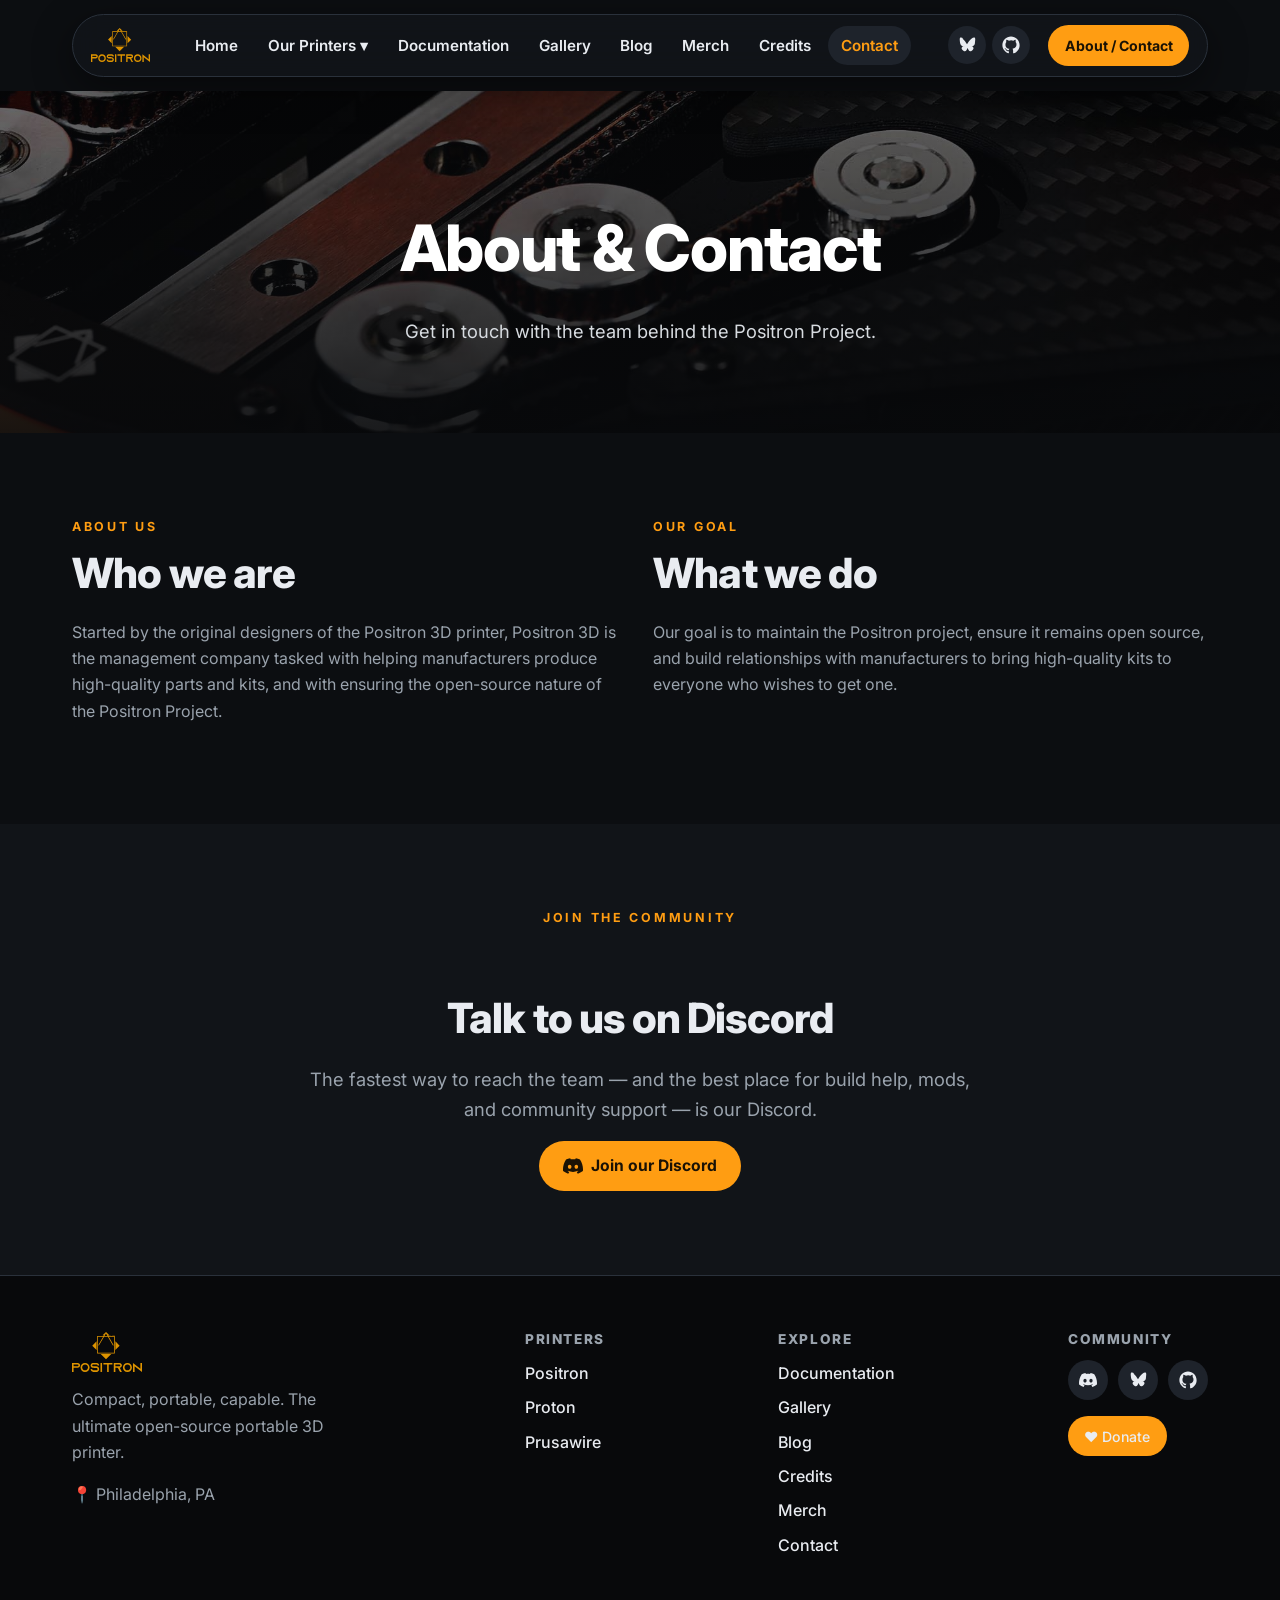
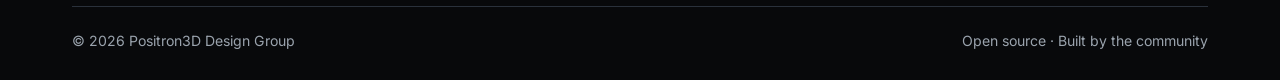
<file: contact.html>
<!DOCTYPE html>
<html lang="en">
<head>
  <meta charset="utf-8">
  <meta name="viewport" content="width=device-width, initial-scale=1">
  <title>About & Contact | Positron 3D</title>
  <meta name="description" content="About Positron 3D and how to reach us. For business inquiries only — not for printer or sponsorship requests.">
  <meta property="og:title" content="About & Contact | Positron 3D">
  <meta property="og:description" content="About Positron 3D and how to reach us. For business inquiries only — not for printer or sponsorship requests.">
  <meta property="og:type" content="website">
  <link rel="icon" type="image/png" href="assets/img/logo-icon.png">
  <link rel="preconnect" href="https://fonts.googleapis.com">
  <link rel="preconnect" href="https://fonts.gstatic.com" crossorigin>
  <link href="https://fonts.googleapis.com/css2?family=Inter:wght@400;500;600;700;800;900&display=swap" rel="stylesheet">
  <link rel="stylesheet" href="assets/css/style.css">
</head>
<body>

  <header class="site-header">
    <div class="container">
      <nav class="nav" aria-label="Main navigation">
        <a class="nav__brand" href="index.html"><img src="assets/img/logo.svg" alt="Positron 3D"></a>
        <ul class="nav__links">
          <li><a href="index.html">Home</a></li>
          <li class="nav__item dropdown"><a href="printers.html" aria-haspopup="true">Our Printers ▾</a><ul class="dropdown__menu"><li><a href="positron.html">Positron</a></li><li><a href="proton.html">Proton</a></li><li><a href="prusawire.html">Prusawire</a></li></ul></li>
          <li><a href="documentation.html">Documentation</a></li>
          <li><a href="gallery.html">Gallery</a></li>
          <li><a href="blog.html">Blog</a></li>
          <li><a href="https://nomadsgalaxy-shop.fourthwall.com" target="_blank" rel="noopener">Merch</a></li>
          <li><a href="credits.html">Credits</a></li>
          <li><a href="contact.html" aria-current="page">Contact</a></li>
        </ul>
        <div class="nav__social">
          <a href="https://bsky.app/profile/positron3d.com" target="_blank" rel="noopener" aria-label="Bluesky"><svg viewBox="0 0 24 24" width="18" height="18" fill="currentColor"><path d="M5.7 3.3C8.2 5.2 10.9 9 12 11c1.1-2 3.8-5.8 6.3-7.7 1.8-1.4 4.7-2.4 4.7.9 0 .7-.4 5.5-.6 6.3-.7 2.6-3.4 3.3-5.7 2.9 4.1.7 5.1 3 2.9 5.3-4.3 4.4-6.1-1.1-6.6-2.5-.1-.3-.2-.4-.2-.3-.1-.1-.1 0-.2.3-.5 1.4-2.3 6.9-6.6 2.5-2.2-2.3-1.2-4.6 2.9-5.3-2.3.4-5-.3-5.7-2.9C2.7 9.8 2.3 5 2.3 4.2c0-3.3 2.9-2.3 4.7-.9z"/></svg></a>
          <a href="https://github.com/Positron3D" target="_blank" rel="noopener" aria-label="GitHub"><svg viewBox="0 0 24 24" width="18" height="18" fill="currentColor"><path d="M12 .5C5.7.5.5 5.7.5 12c0 5.1 3.3 9.4 7.9 10.9.6.1.8-.3.8-.6v-2c-3.2.7-3.9-1.5-3.9-1.5-.5-1.3-1.3-1.7-1.3-1.7-1.1-.7 0-.7 0-.7 1.2 0 1.8 1.2 1.8 1.2 1 1.8 2.7 1.3 3.4 1 .1-.8.4-1.3.7-1.6-2.6-.3-5.3-1.3-5.3-5.8 0-1.3.5-2.3 1.2-3.1-.1-.3-.5-1.5.1-3.1 0 0 1-.3 3.3 1.2a11.5 11.5 0 016 0C17 4.6 18 4.9 18 4.9c.6 1.6.2 2.8.1 3.1.8.8 1.2 1.8 1.2 3.1 0 4.5-2.7 5.5-5.3 5.8.4.4.8 1.1.8 2.3v3.3c0 .3.2.7.8.6 4.6-1.5 7.9-5.8 7.9-10.9C23.5 5.7 18.3.5 12 .5z"/></svg></a>
        </div>
        <div class="nav__cta"><a class="btn btn--sm" href="contact.html">About / Contact</a></div>
        <button class="nav__toggle" aria-label="Toggle menu" aria-expanded="false">
          <svg viewBox="0 0 24 24" fill="none" stroke="currentColor" stroke-width="2" stroke-linecap="round"><path d="M3 6h18M3 12h18M3 18h18"/></svg>
        </button>
      </nav>
    </div>
  </header>

  <section class="page-hero">
    <div class="page-hero__bg" style="background-image:url('assets/img/card-discord.jpg')"></div>
    <div class="container">
      <h1>About &amp; Contact</h1>
      <p class="lead center">Get in touch with the team behind the Positron Project.</p>
    </div>
  </section>

  <section class="section">
    <div class="container">
      <div class="grid grid--2">
        <div><p class="eyebrow">About Us</p><h2>Who we are</h2><p>Started by the original designers of the Positron 3D printer, Positron 3D is the management company tasked with helping manufacturers produce high-quality parts and kits, and with ensuring the open-source nature of the Positron Project.</p></div>
        <div><p class="eyebrow">Our Goal</p><h2>What we do</h2><p>Our goal is to maintain the Positron project, ensure it remains open source, and build relationships with manufacturers to bring high-quality kits to everyone who wishes to get one.</p></div>
      </div>
    </div>
  </section>

  <section class="section section--alt">
    <div class="container">
      <div class="prose center" style="margin:0 auto">
        <p class="eyebrow">Join the community</p>
        <h2>Talk to us on Discord</h2>
        <p class="lead">The fastest way to reach the team — and the best place for build help, mods, and community support — is our Discord.</p>
        <a class="btn" href="https://discord.gg/positron" target="_blank" rel="noopener"><svg viewBox="0 -28.5 256 256" width="20" height="20" preserveAspectRatio="xMidYMid"><path fill="currentColor" fill-rule="nonzero" d="M216.856339,16.5966031 C200.285002,8.84328665 182.566144,3.2084988 164.041564,0 C161.766523,4.11318106 159.108624,9.64549908 157.276099,14.0464379 C137.583995,11.0849896 118.072967,11.0849896 98.7430163,14.0464379 C96.9108417,9.64549908 94.1925838,4.11318106 91.8971895,0 C73.3526068,3.2084988 55.6133949,8.86399117 39.0420583,16.6376612 C5.61752293,67.146514 -3.4433191,116.400813 1.08711069,164.955721 C23.2560196,181.510915 44.7403634,191.567697 65.8621325,198.148576 C71.0772151,190.971126 75.7283628,183.341335 79.7352139,175.300261 C72.104019,172.400575 64.7949724,168.822202 57.8887866,164.667963 C59.7209612,163.310589 61.5131304,161.891452 63.2445898,160.431257 C105.36741,180.133187 151.134928,180.133187 192.754523,160.431257 C194.506336,161.891452 196.298154,163.310589 198.110326,164.667963 C191.183787,168.842556 183.854737,172.420929 176.223542,175.320965 C180.230393,183.341335 184.861538,190.991831 190.096624,198.16893 C211.238746,191.588051 232.743023,181.531619 254.911949,164.955721 C260.227747,108.668201 245.831087,59.8662432 216.856339,16.5966031 Z M85.4738752,135.09489 C72.8290281,135.09489 62.4592217,123.290155 62.4592217,108.914901 C62.4592217,94.5396472 72.607595,82.7145587 85.4738752,82.7145587 C98.3405064,82.7145587 108.709962,94.5189427 108.488529,108.914901 C108.508531,123.290155 98.3405064,135.09489 85.4738752,135.09489 Z M170.525237,135.09489 C157.88039,135.09489 147.510584,123.290155 147.510584,108.914901 C147.510584,94.5396472 157.658606,82.7145587 170.525237,82.7145587 C183.391518,82.7145587 193.761324,94.5189427 193.539891,108.914901 C193.539891,123.290155 183.391518,135.09489 170.525237,135.09489 Z"/></svg> Join our Discord</a>
      </div>
    </div>
  </section>

  <footer class="site-footer">
    <div class="container">
      <div class="footer-grid">
        <div class="footer-brand" style="max-width:280px">
          <img src="assets/img/logo.svg" alt="Positron 3D">
          <p>Compact, portable, capable. The ultimate open-source portable 3D printer.</p>
          <p>📍 Philadelphia, PA</p>
        </div>
        <div class="footer-col">
          <h4>Printers</h4>
          <ul>
            <li><a href="positron.html">Positron</a></li>
            <li><a href="proton.html">Proton</a></li>
            <li><a href="prusawire.html">Prusawire</a></li>
          </ul>
        </div>
        <div class="footer-col">
          <h4>Explore</h4>
          <ul>
            <li><a href="documentation.html">Documentation</a></li>
            <li><a href="gallery.html">Gallery</a></li>
            <li><a href="blog.html">Blog</a></li>
            <li><a href="credits.html">Credits</a></li>
            <li><a href="https://nomadsgalaxy-shop.fourthwall.com" target="_blank" rel="noopener">Merch</a></li>
            <li><a href="contact.html">Contact</a></li>
          </ul>
        </div>
        <div class="footer-col">
          <h4>Community</h4>
          <div class="footer-social">
            <a href="https://discord.gg/positron" target="_blank" rel="noopener" aria-label="Discord"><svg viewBox="0 -28.5 256 256" width="18" height="18" preserveAspectRatio="xMidYMid"><path fill="currentColor" fill-rule="nonzero" d="M216.856339,16.5966031 C200.285002,8.84328665 182.566144,3.2084988 164.041564,0 C161.766523,4.11318106 159.108624,9.64549908 157.276099,14.0464379 C137.583995,11.0849896 118.072967,11.0849896 98.7430163,14.0464379 C96.9108417,9.64549908 94.1925838,4.11318106 91.8971895,0 C73.3526068,3.2084988 55.6133949,8.86399117 39.0420583,16.6376612 C5.61752293,67.146514 -3.4433191,116.400813 1.08711069,164.955721 C23.2560196,181.510915 44.7403634,191.567697 65.8621325,198.148576 C71.0772151,190.971126 75.7283628,183.341335 79.7352139,175.300261 C72.104019,172.400575 64.7949724,168.822202 57.8887866,164.667963 C59.7209612,163.310589 61.5131304,161.891452 63.2445898,160.431257 C105.36741,180.133187 151.134928,180.133187 192.754523,160.431257 C194.506336,161.891452 196.298154,163.310589 198.110326,164.667963 C191.183787,168.842556 183.854737,172.420929 176.223542,175.320965 C180.230393,183.341335 184.861538,190.991831 190.096624,198.16893 C211.238746,191.588051 232.743023,181.531619 254.911949,164.955721 C260.227747,108.668201 245.831087,59.8662432 216.856339,16.5966031 Z M85.4738752,135.09489 C72.8290281,135.09489 62.4592217,123.290155 62.4592217,108.914901 C62.4592217,94.5396472 72.607595,82.7145587 85.4738752,82.7145587 C98.3405064,82.7145587 108.709962,94.5189427 108.488529,108.914901 C108.508531,123.290155 98.3405064,135.09489 85.4738752,135.09489 Z M170.525237,135.09489 C157.88039,135.09489 147.510584,123.290155 147.510584,108.914901 C147.510584,94.5396472 157.658606,82.7145587 170.525237,82.7145587 C183.391518,82.7145587 193.761324,94.5189427 193.539891,108.914901 C193.539891,123.290155 183.391518,135.09489 170.525237,135.09489 Z"/></svg></a>
            <a href="https://bsky.app/profile/positron3d.com" target="_blank" rel="noopener" aria-label="Bluesky"><svg viewBox="0 0 24 24" width="18" height="18" fill="currentColor"><path d="M5.7 3.3C8.2 5.2 10.9 9 12 11c1.1-2 3.8-5.8 6.3-7.7 1.8-1.4 4.7-2.4 4.7.9 0 .7-.4 5.5-.6 6.3-.7 2.6-3.4 3.3-5.7 2.9 4.1.7 5.1 3 2.9 5.3-4.3 4.4-6.1-1.1-6.6-2.5-.1-.3-.2-.4-.2-.3-.1-.1-.1 0-.2.3-.5 1.4-2.3 6.9-6.6 2.5-2.2-2.3-1.2-4.6 2.9-5.3-2.3.4-5-.3-5.7-2.9C2.7 9.8 2.3 5 2.3 4.2c0-3.3 2.9-2.3 4.7-.9z"/></svg></a>
            <a href="https://github.com/Positron3D" target="_blank" rel="noopener" aria-label="GitHub"><svg viewBox="0 0 24 24" width="18" height="18" fill="currentColor"><path d="M12 .5C5.7.5.5 5.7.5 12c0 5.1 3.3 9.4 7.9 10.9.6.1.8-.3.8-.6v-2c-3.2.7-3.9-1.5-3.9-1.5-.5-1.3-1.3-1.7-1.3-1.7-1.1-.7 0-.7 0-.7 1.2 0 1.8 1.2 1.8 1.2 1 1.8 2.7 1.3 3.4 1 .1-.8.4-1.3.7-1.6-2.6-.3-5.3-1.3-5.3-5.8 0-1.3.5-2.3 1.2-3.1-.1-.3-.5-1.5.1-3.1 0 0 1-.3 3.3 1.2a11.5 11.5 0 016 0C17 4.6 18 4.9 18 4.9c.6 1.6.2 2.8.1 3.1.8.8 1.2 1.8 1.2 3.1 0 4.5-2.7 5.5-5.3 5.8.4.4.8 1.1.8 2.3v3.3c0 .3.2.7.8.6 4.6-1.5 7.9-5.8 7.9-10.9C23.5 5.7 18.3.5 12 .5z"/></svg></a>
          </div>
          <p style="margin-top:16px"><a class="btn btn--sm" href="https://www.paypal.com/donate/?hosted_button_id=P3WHJNXLBCJDA" target="_blank" rel="noopener">♥ Donate</a></p>
        </div>
      </div>
      <div class="footer-bottom">
        <span>© 2026 Positron3D Design Group</span>
        <span>Open source · Built by the community</span>
      </div>
    </div>
  </footer>

  <script src="assets/js/main.js"></script>
</body>
</html>
</file>
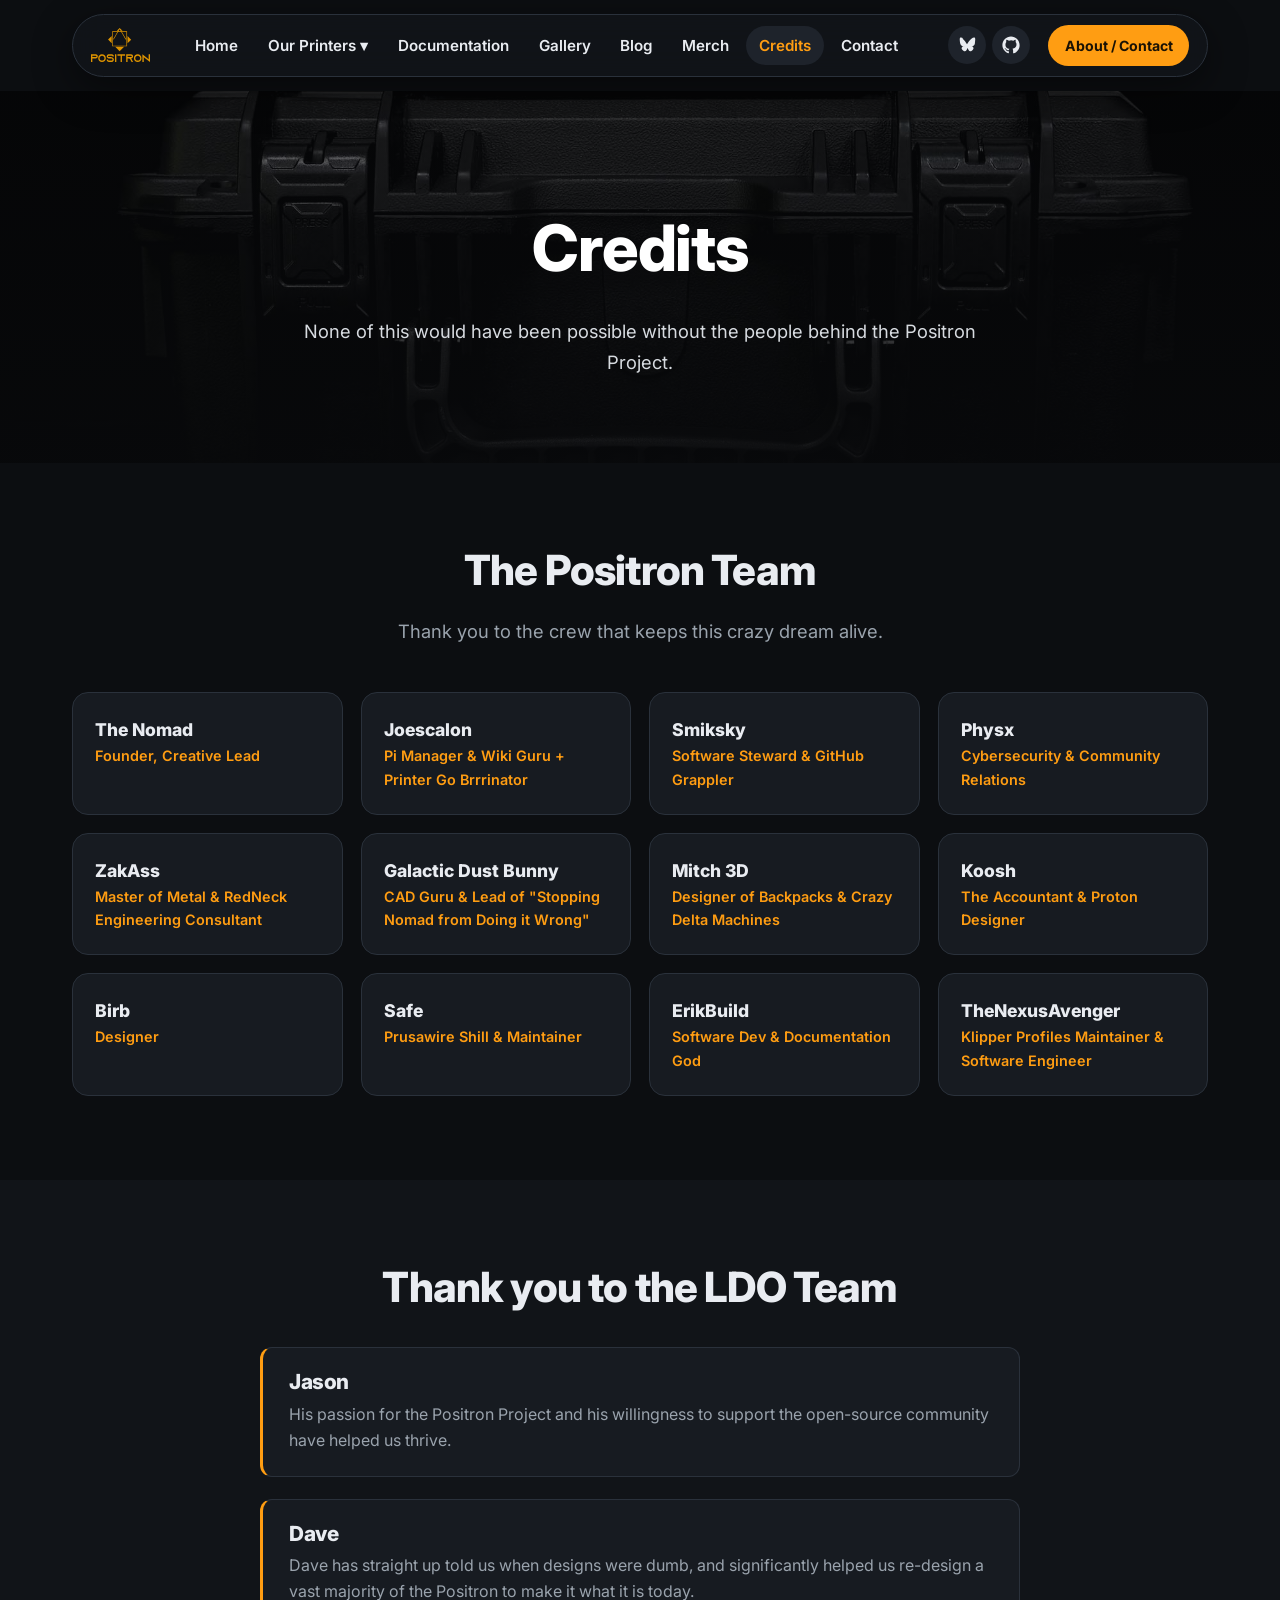
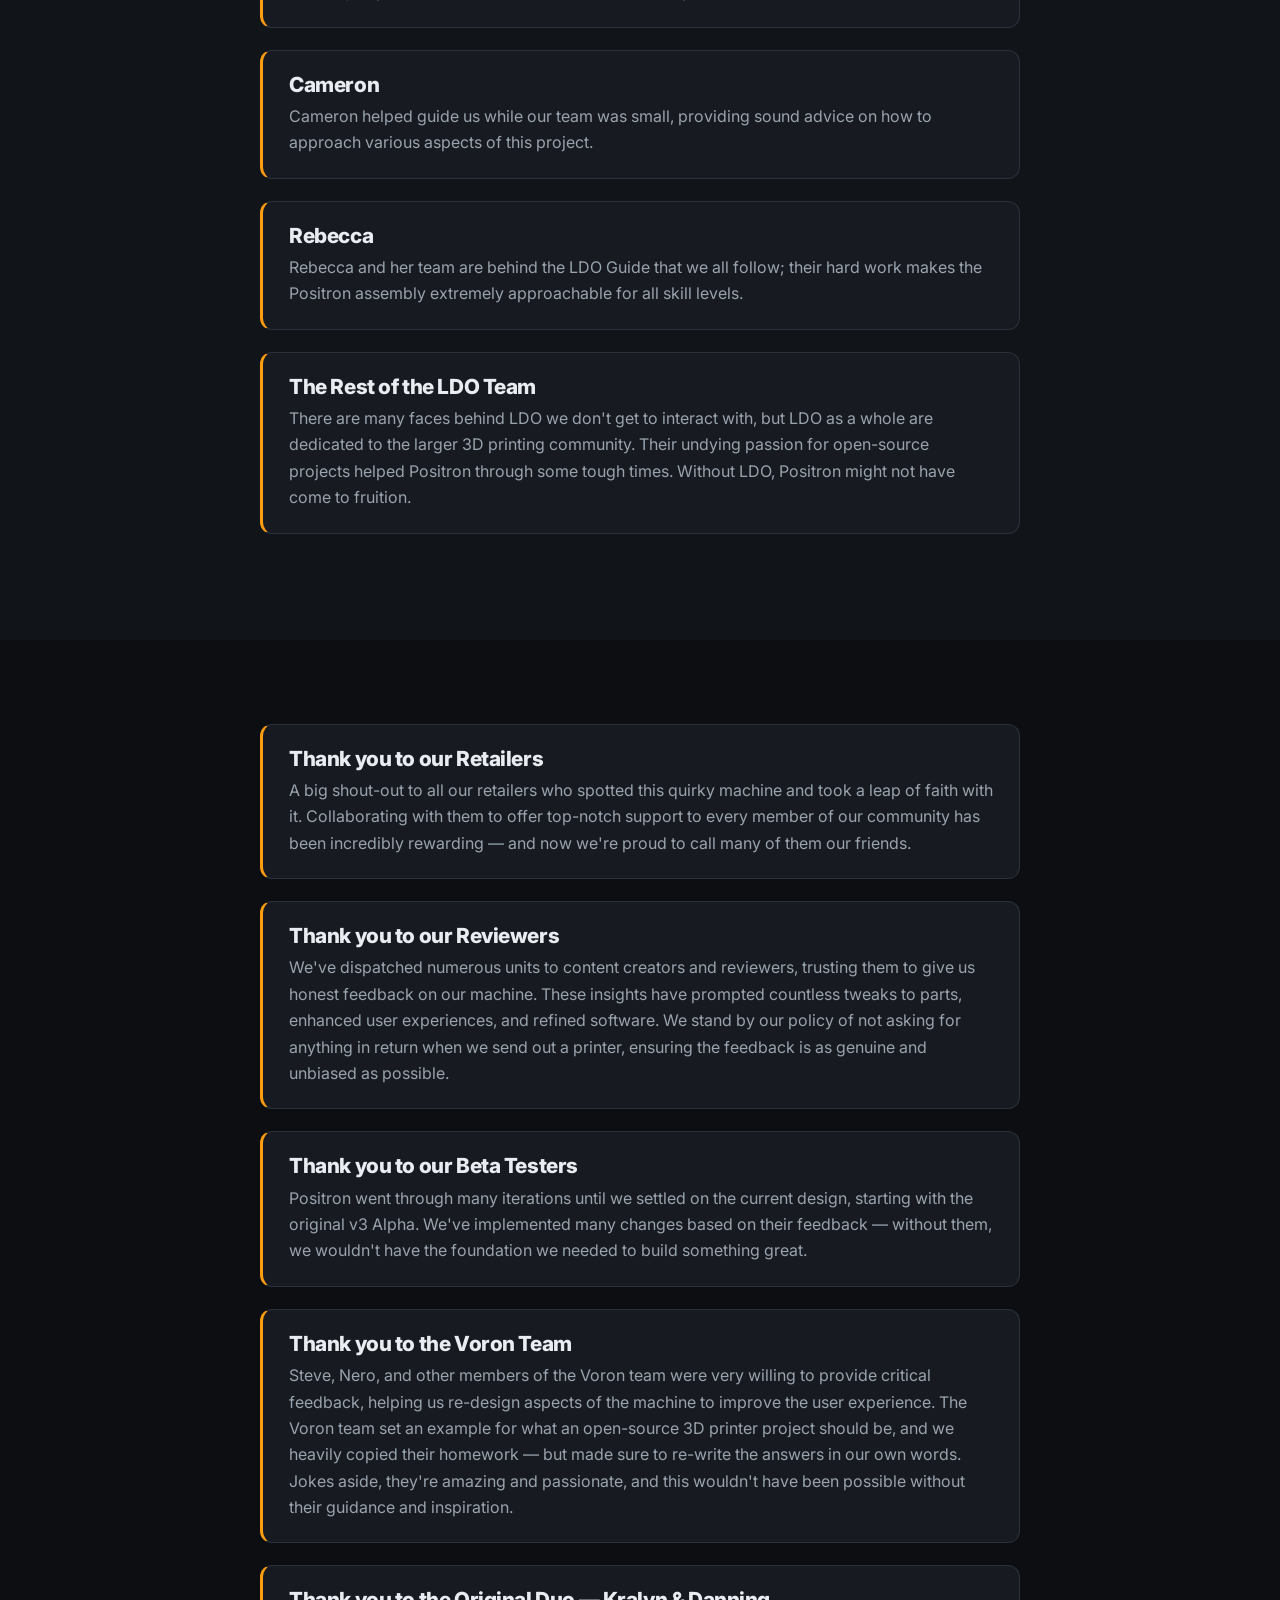
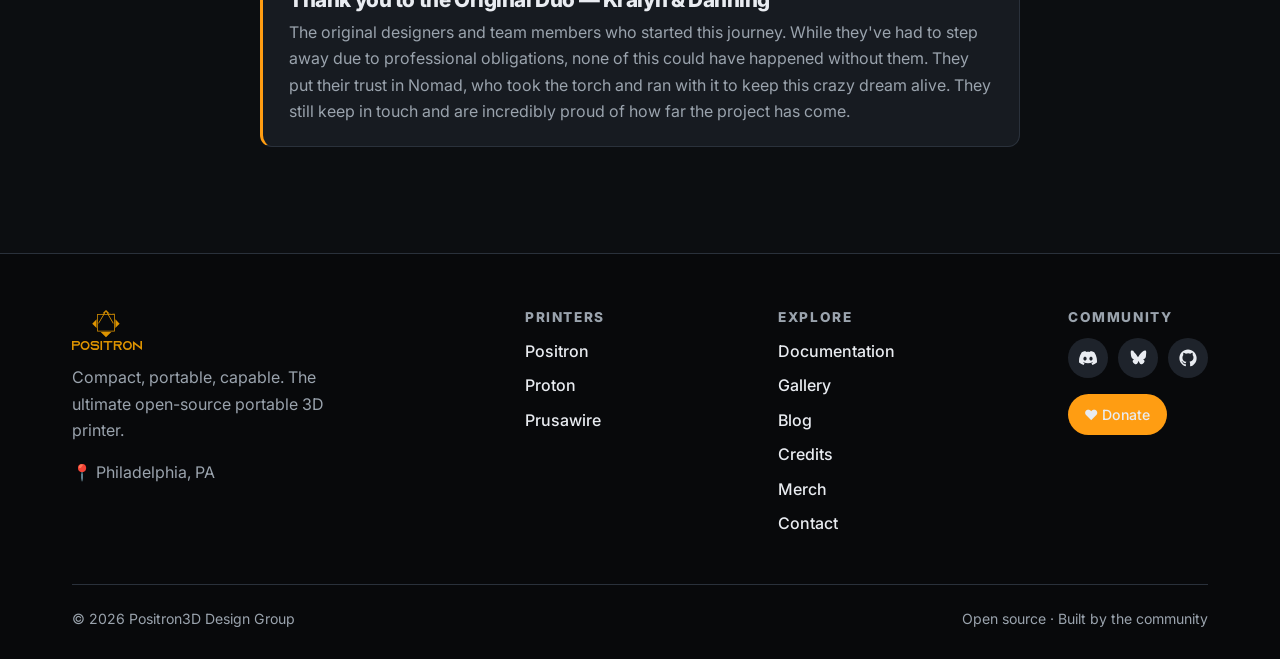
<file: credits.html>
<!DOCTYPE html>
<html lang="en">
<head>
  <meta charset="utf-8">
  <meta name="viewport" content="width=device-width, initial-scale=1">
  <title>Credits | Positron 3D</title>
  <meta name="description" content="Thank you to the Positron team, the LDO team, our retailers, reviewers, beta testers, the Voron team, and the original duo.">
  <meta property="og:title" content="Credits | Positron 3D">
  <meta property="og:description" content="Thank you to the Positron team, the LDO team, our retailers, reviewers, beta testers, the Voron team, and the original duo.">
  <meta property="og:type" content="website">
  <link rel="icon" type="image/png" href="assets/img/logo-icon.png">
  <link rel="preconnect" href="https://fonts.googleapis.com">
  <link rel="preconnect" href="https://fonts.gstatic.com" crossorigin>
  <link href="https://fonts.googleapis.com/css2?family=Inter:wght@400;500;600;700;800;900&display=swap" rel="stylesheet">
  <link rel="stylesheet" href="assets/css/style.css">
</head>
<body>

  <header class="site-header">
    <div class="container">
      <nav class="nav" aria-label="Main navigation">
        <a class="nav__brand" href="index.html"><img src="assets/img/logo.svg" alt="Positron 3D"></a>
        <ul class="nav__links">
          <li><a href="index.html">Home</a></li>
          <li class="nav__item dropdown"><a href="printers.html" aria-haspopup="true">Our Printers ▾</a><ul class="dropdown__menu"><li><a href="positron.html">Positron</a></li><li><a href="proton.html">Proton</a></li><li><a href="prusawire.html">Prusawire</a></li></ul></li>
          <li><a href="documentation.html">Documentation</a></li>
          <li><a href="gallery.html">Gallery</a></li>
          <li><a href="blog.html">Blog</a></li>
          <li><a href="https://nomadsgalaxy-shop.fourthwall.com" target="_blank" rel="noopener">Merch</a></li>
          <li><a href="credits.html" aria-current="page">Credits</a></li>
          <li><a href="contact.html">Contact</a></li>
        </ul>
        <div class="nav__social">
          <a href="https://bsky.app/profile/positron3d.com" target="_blank" rel="noopener" aria-label="Bluesky"><svg viewBox="0 0 24 24" width="18" height="18" fill="currentColor"><path d="M5.7 3.3C8.2 5.2 10.9 9 12 11c1.1-2 3.8-5.8 6.3-7.7 1.8-1.4 4.7-2.4 4.7.9 0 .7-.4 5.5-.6 6.3-.7 2.6-3.4 3.3-5.7 2.9 4.1.7 5.1 3 2.9 5.3-4.3 4.4-6.1-1.1-6.6-2.5-.1-.3-.2-.4-.2-.3-.1-.1-.1 0-.2.3-.5 1.4-2.3 6.9-6.6 2.5-2.2-2.3-1.2-4.6 2.9-5.3-2.3.4-5-.3-5.7-2.9C2.7 9.8 2.3 5 2.3 4.2c0-3.3 2.9-2.3 4.7-.9z"/></svg></a>
          <a href="https://github.com/Positron3D" target="_blank" rel="noopener" aria-label="GitHub"><svg viewBox="0 0 24 24" width="18" height="18" fill="currentColor"><path d="M12 .5C5.7.5.5 5.7.5 12c0 5.1 3.3 9.4 7.9 10.9.6.1.8-.3.8-.6v-2c-3.2.7-3.9-1.5-3.9-1.5-.5-1.3-1.3-1.7-1.3-1.7-1.1-.7 0-.7 0-.7 1.2 0 1.8 1.2 1.8 1.2 1 1.8 2.7 1.3 3.4 1 .1-.8.4-1.3.7-1.6-2.6-.3-5.3-1.3-5.3-5.8 0-1.3.5-2.3 1.2-3.1-.1-.3-.5-1.5.1-3.1 0 0 1-.3 3.3 1.2a11.5 11.5 0 016 0C17 4.6 18 4.9 18 4.9c.6 1.6.2 2.8.1 3.1.8.8 1.2 1.8 1.2 3.1 0 4.5-2.7 5.5-5.3 5.8.4.4.8 1.1.8 2.3v3.3c0 .3.2.7.8.6 4.6-1.5 7.9-5.8 7.9-10.9C23.5 5.7 18.3.5 12 .5z"/></svg></a>
        </div>
        <div class="nav__cta"><a class="btn btn--sm" href="contact.html">About / Contact</a></div>
        <button class="nav__toggle" aria-label="Toggle menu" aria-expanded="false">
          <svg viewBox="0 0 24 24" fill="none" stroke="currentColor" stroke-width="2" stroke-linecap="round"><path d="M3 6h18M3 12h18M3 18h18"/></svg>
        </button>
      </nav>
    </div>
  </header>

  <section class="page-hero">
    <div class="page-hero__bg" style="background-image:url('assets/img/banner.jpg')"></div>
    <div class="container">
      <h1>Credits</h1>
      <p class="lead center">None of this would have been possible without the people behind the Positron Project.</p>
    </div>
  </section>

  <section class="section">
    <div class="container">
      <h2 class="center">The Positron Team</h2>
      <p class="lead center" style="margin-bottom:46px">Thank you to the crew that keeps this crazy dream alive.</p>
      <div class="team-grid">
        <div class="team-card"><div class="name">The Nomad</div><div class="role">Founder, Creative Lead</div></div>
        <div class="team-card"><div class="name">Joescalon</div><div class="role">Pi Manager & Wiki Guru + Printer Go Brrrinator</div></div>
        <div class="team-card"><div class="name">Smiksky</div><div class="role">Software Steward & GitHub Grappler</div></div>
        <div class="team-card"><div class="name">Physx</div><div class="role">Cybersecurity & Community Relations</div></div>
        <div class="team-card"><div class="name">ZakAss</div><div class="role">Master of Metal & RedNeck Engineering Consultant</div></div>
        <div class="team-card"><div class="name">Galactic Dust Bunny</div><div class="role">CAD Guru & Lead of "Stopping Nomad from Doing it Wrong"</div></div>
        <div class="team-card"><div class="name">Mitch 3D</div><div class="role">Designer of Backpacks & Crazy Delta Machines</div></div>
        <div class="team-card"><div class="name">Koosh</div><div class="role">The Accountant & Proton Designer</div></div>
        <div class="team-card"><div class="name">Birb</div><div class="role">Designer</div></div>
        <div class="team-card"><div class="name">Safe</div><div class="role">Prusawire Shill & Maintainer</div></div>
        <div class="team-card"><div class="name">ErikBuild</div><div class="role">Software Dev & Documentation God</div></div>
        <div class="team-card"><div class="name">TheNexusAvenger</div><div class="role">Klipper Profiles Maintainer & Software Engineer</div></div>
      </div>
    </div>
  </section>

  <section class="section section--alt">
    <div class="container">
      <h2 class="center">Thank you to the LDO Team</h2>
      <div class="prose" style="margin:36px auto 0">
        <div class="thanks-block"><h3>Jason</h3><p>His passion for the Positron Project and his willingness to support the open-source community have helped us thrive.</p></div>
        <div class="thanks-block"><h3>Dave</h3><p>Dave has straight up told us when designs were dumb, and significantly helped us re-design a vast majority of the Positron to make it what it is today.</p></div>
        <div class="thanks-block"><h3>Cameron</h3><p>Cameron helped guide us while our team was small, providing sound advice on how to approach various aspects of this project.</p></div>
        <div class="thanks-block"><h3>Rebecca</h3><p>Rebecca and her team are behind the LDO Guide that we all follow; their hard work makes the Positron assembly extremely approachable for all skill levels.</p></div>
        <div class="thanks-block"><h3>The Rest of the LDO Team</h3><p>There are many faces behind LDO we don't get to interact with, but LDO as a whole are dedicated to the larger 3D printing community. Their undying passion for open-source projects helped Positron through some tough times. Without LDO, Positron might not have come to fruition.</p></div>
      </div>
    </div>
  </section>

  <section class="section">
    <div class="container">
      <div class="prose" style="margin:0 auto">
        <div class="thanks-block"><h3>Thank you to our Retailers</h3><p>A big shout-out to all our retailers who spotted this quirky machine and took a leap of faith with it. Collaborating with them to offer top-notch support to every member of our community has been incredibly rewarding — and now we're proud to call many of them our friends.</p></div>
        <div class="thanks-block"><h3>Thank you to our Reviewers</h3><p>We've dispatched numerous units to content creators and reviewers, trusting them to give us honest feedback on our machine. These insights have prompted countless tweaks to parts, enhanced user experiences, and refined software. We stand by our policy of not asking for anything in return when we send out a printer, ensuring the feedback is as genuine and unbiased as possible.</p></div>
        <div class="thanks-block"><h3>Thank you to our Beta Testers</h3><p>Positron went through many iterations until we settled on the current design, starting with the original v3 Alpha. We've implemented many changes based on their feedback — without them, we wouldn't have the foundation we needed to build something great.</p></div>
        <div class="thanks-block"><h3>Thank you to the Voron Team</h3><p>Steve, Nero, and other members of the Voron team were very willing to provide critical feedback, helping us re-design aspects of the machine to improve the user experience. The Voron team set an example for what an open-source 3D printer project should be, and we heavily copied their homework — but made sure to re-write the answers in our own words. Jokes aside, they're amazing and passionate, and this wouldn't have been possible without their guidance and inspiration.</p></div>
        <div class="thanks-block"><h3>Thank you to the Original Duo — Kralyn & Danning</h3><p>The original designers and team members who started this journey. While they've had to step away due to professional obligations, none of this could have happened without them. They put their trust in Nomad, who took the torch and ran with it to keep this crazy dream alive. They still keep in touch and are incredibly proud of how far the project has come.</p></div>
      </div>
    </div>
  </section>

  <footer class="site-footer">
    <div class="container">
      <div class="footer-grid">
        <div class="footer-brand" style="max-width:280px">
          <img src="assets/img/logo.svg" alt="Positron 3D">
          <p>Compact, portable, capable. The ultimate open-source portable 3D printer.</p>
          <p>📍 Philadelphia, PA</p>
        </div>
        <div class="footer-col">
          <h4>Printers</h4>
          <ul>
            <li><a href="positron.html">Positron</a></li>
            <li><a href="proton.html">Proton</a></li>
            <li><a href="prusawire.html">Prusawire</a></li>
          </ul>
        </div>
        <div class="footer-col">
          <h4>Explore</h4>
          <ul>
            <li><a href="documentation.html">Documentation</a></li>
            <li><a href="gallery.html">Gallery</a></li>
            <li><a href="blog.html">Blog</a></li>
            <li><a href="credits.html">Credits</a></li>
            <li><a href="https://nomadsgalaxy-shop.fourthwall.com" target="_blank" rel="noopener">Merch</a></li>
            <li><a href="contact.html">Contact</a></li>
          </ul>
        </div>
        <div class="footer-col">
          <h4>Community</h4>
          <div class="footer-social">
            <a href="https://discord.gg/positron" target="_blank" rel="noopener" aria-label="Discord"><svg viewBox="0 -28.5 256 256" width="18" height="18" preserveAspectRatio="xMidYMid"><path fill="currentColor" fill-rule="nonzero" d="M216.856339,16.5966031 C200.285002,8.84328665 182.566144,3.2084988 164.041564,0 C161.766523,4.11318106 159.108624,9.64549908 157.276099,14.0464379 C137.583995,11.0849896 118.072967,11.0849896 98.7430163,14.0464379 C96.9108417,9.64549908 94.1925838,4.11318106 91.8971895,0 C73.3526068,3.2084988 55.6133949,8.86399117 39.0420583,16.6376612 C5.61752293,67.146514 -3.4433191,116.400813 1.08711069,164.955721 C23.2560196,181.510915 44.7403634,191.567697 65.8621325,198.148576 C71.0772151,190.971126 75.7283628,183.341335 79.7352139,175.300261 C72.104019,172.400575 64.7949724,168.822202 57.8887866,164.667963 C59.7209612,163.310589 61.5131304,161.891452 63.2445898,160.431257 C105.36741,180.133187 151.134928,180.133187 192.754523,160.431257 C194.506336,161.891452 196.298154,163.310589 198.110326,164.667963 C191.183787,168.842556 183.854737,172.420929 176.223542,175.320965 C180.230393,183.341335 184.861538,190.991831 190.096624,198.16893 C211.238746,191.588051 232.743023,181.531619 254.911949,164.955721 C260.227747,108.668201 245.831087,59.8662432 216.856339,16.5966031 Z M85.4738752,135.09489 C72.8290281,135.09489 62.4592217,123.290155 62.4592217,108.914901 C62.4592217,94.5396472 72.607595,82.7145587 85.4738752,82.7145587 C98.3405064,82.7145587 108.709962,94.5189427 108.488529,108.914901 C108.508531,123.290155 98.3405064,135.09489 85.4738752,135.09489 Z M170.525237,135.09489 C157.88039,135.09489 147.510584,123.290155 147.510584,108.914901 C147.510584,94.5396472 157.658606,82.7145587 170.525237,82.7145587 C183.391518,82.7145587 193.761324,94.5189427 193.539891,108.914901 C193.539891,123.290155 183.391518,135.09489 170.525237,135.09489 Z"/></svg></a>
            <a href="https://bsky.app/profile/positron3d.com" target="_blank" rel="noopener" aria-label="Bluesky"><svg viewBox="0 0 24 24" width="18" height="18" fill="currentColor"><path d="M5.7 3.3C8.2 5.2 10.9 9 12 11c1.1-2 3.8-5.8 6.3-7.7 1.8-1.4 4.7-2.4 4.7.9 0 .7-.4 5.5-.6 6.3-.7 2.6-3.4 3.3-5.7 2.9 4.1.7 5.1 3 2.9 5.3-4.3 4.4-6.1-1.1-6.6-2.5-.1-.3-.2-.4-.2-.3-.1-.1-.1 0-.2.3-.5 1.4-2.3 6.9-6.6 2.5-2.2-2.3-1.2-4.6 2.9-5.3-2.3.4-5-.3-5.7-2.9C2.7 9.8 2.3 5 2.3 4.2c0-3.3 2.9-2.3 4.7-.9z"/></svg></a>
            <a href="https://github.com/Positron3D" target="_blank" rel="noopener" aria-label="GitHub"><svg viewBox="0 0 24 24" width="18" height="18" fill="currentColor"><path d="M12 .5C5.7.5.5 5.7.5 12c0 5.1 3.3 9.4 7.9 10.9.6.1.8-.3.8-.6v-2c-3.2.7-3.9-1.5-3.9-1.5-.5-1.3-1.3-1.7-1.3-1.7-1.1-.7 0-.7 0-.7 1.2 0 1.8 1.2 1.8 1.2 1 1.8 2.7 1.3 3.4 1 .1-.8.4-1.3.7-1.6-2.6-.3-5.3-1.3-5.3-5.8 0-1.3.5-2.3 1.2-3.1-.1-.3-.5-1.5.1-3.1 0 0 1-.3 3.3 1.2a11.5 11.5 0 016 0C17 4.6 18 4.9 18 4.9c.6 1.6.2 2.8.1 3.1.8.8 1.2 1.8 1.2 3.1 0 4.5-2.7 5.5-5.3 5.8.4.4.8 1.1.8 2.3v3.3c0 .3.2.7.8.6 4.6-1.5 7.9-5.8 7.9-10.9C23.5 5.7 18.3.5 12 .5z"/></svg></a>
          </div>
          <p style="margin-top:16px"><a class="btn btn--sm" href="https://www.paypal.com/donate/?hosted_button_id=P3WHJNXLBCJDA" target="_blank" rel="noopener">♥ Donate</a></p>
        </div>
      </div>
      <div class="footer-bottom">
        <span>© 2026 Positron3D Design Group</span>
        <span>Open source · Built by the community</span>
      </div>
    </div>
  </footer>

  <script src="assets/js/main.js"></script>
</body>
</html>
</file>
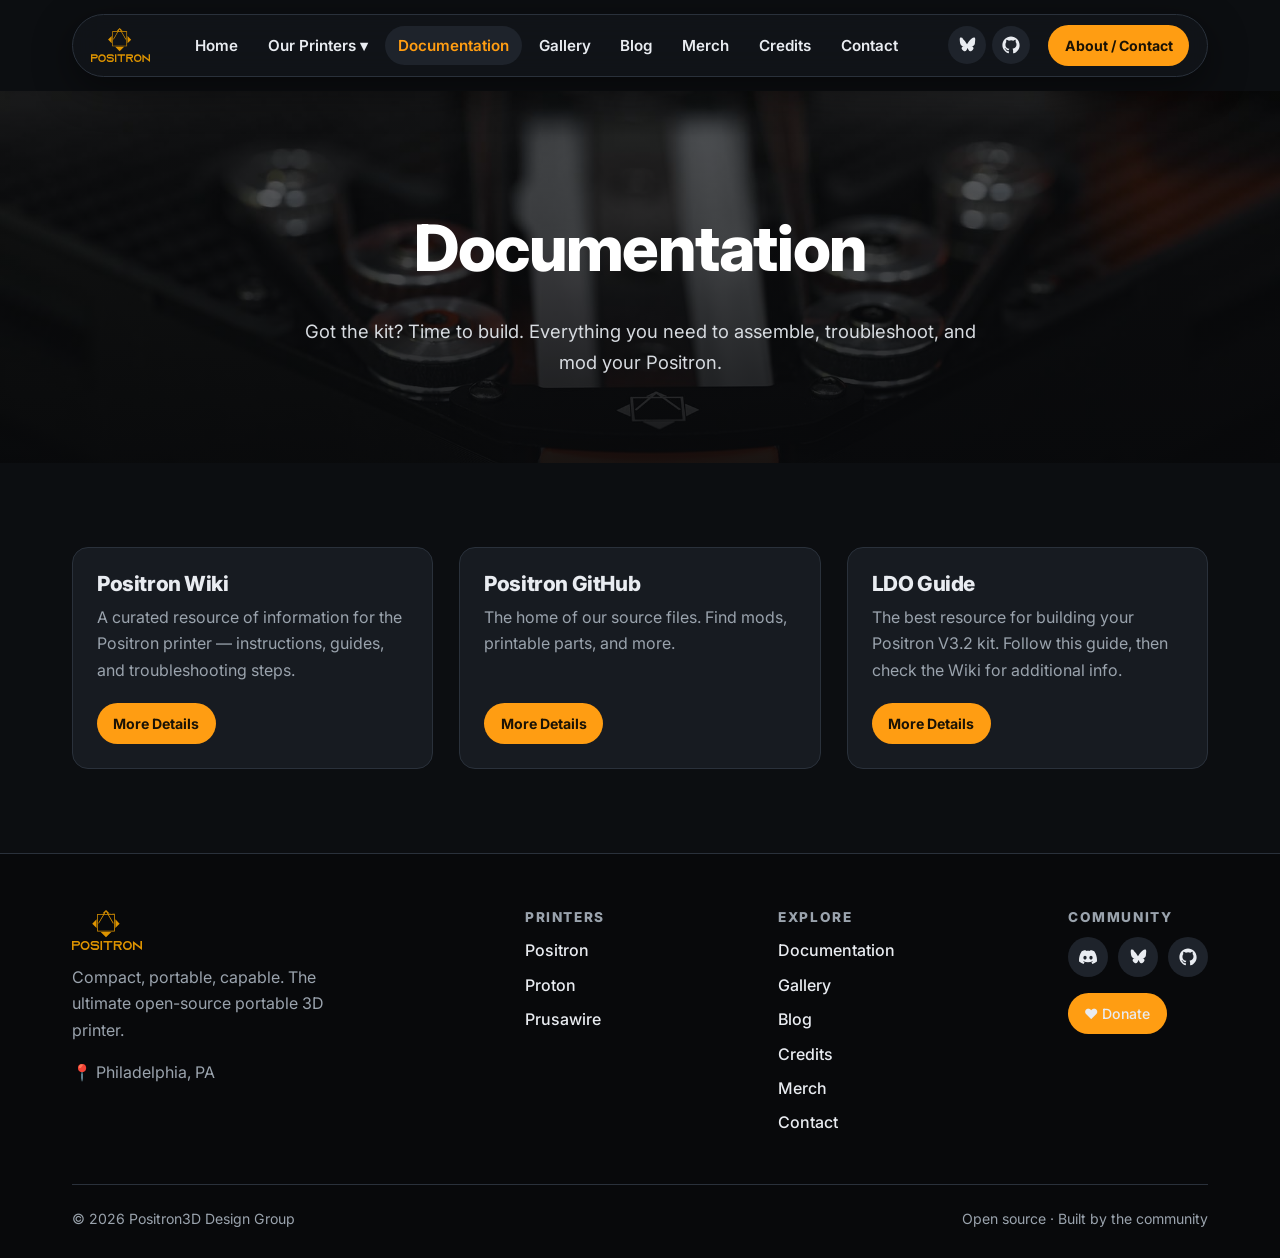
<file: documentation.html>
<!DOCTYPE html>
<html lang="en">
<head>
  <meta charset="utf-8">
  <meta name="viewport" content="width=device-width, initial-scale=1">
  <title>Documentation | Positron 3D</title>
  <meta name="description" content="Positron documentation — the Wiki, GitHub source files, and the LDO assembly guide.">
  <meta property="og:title" content="Documentation | Positron 3D">
  <meta property="og:description" content="Positron documentation — the Wiki, GitHub source files, and the LDO assembly guide.">
  <meta property="og:type" content="website">
  <link rel="icon" type="image/png" href="assets/img/logo-icon.png">
  <link rel="preconnect" href="https://fonts.googleapis.com">
  <link rel="preconnect" href="https://fonts.gstatic.com" crossorigin>
  <link href="https://fonts.googleapis.com/css2?family=Inter:wght@400;500;600;700;800;900&display=swap" rel="stylesheet">
  <link rel="stylesheet" href="assets/css/style.css">
</head>
<body>

  <header class="site-header">
    <div class="container">
      <nav class="nav" aria-label="Main navigation">
        <a class="nav__brand" href="index.html"><img src="assets/img/logo.svg" alt="Positron 3D"></a>
        <ul class="nav__links">
          <li><a href="index.html">Home</a></li>
          <li class="nav__item dropdown"><a href="printers.html" aria-haspopup="true">Our Printers ▾</a><ul class="dropdown__menu"><li><a href="positron.html">Positron</a></li><li><a href="proton.html">Proton</a></li><li><a href="prusawire.html">Prusawire</a></li></ul></li>
          <li><a href="documentation.html" aria-current="page">Documentation</a></li>
          <li><a href="gallery.html">Gallery</a></li>
          <li><a href="blog.html">Blog</a></li>
          <li><a href="https://nomadsgalaxy-shop.fourthwall.com" target="_blank" rel="noopener">Merch</a></li>
          <li><a href="credits.html">Credits</a></li>
          <li><a href="contact.html">Contact</a></li>
        </ul>
        <div class="nav__social">
          <a href="https://bsky.app/profile/positron3d.com" target="_blank" rel="noopener" aria-label="Bluesky"><svg viewBox="0 0 24 24" width="18" height="18" fill="currentColor"><path d="M5.7 3.3C8.2 5.2 10.9 9 12 11c1.1-2 3.8-5.8 6.3-7.7 1.8-1.4 4.7-2.4 4.7.9 0 .7-.4 5.5-.6 6.3-.7 2.6-3.4 3.3-5.7 2.9 4.1.7 5.1 3 2.9 5.3-4.3 4.4-6.1-1.1-6.6-2.5-.1-.3-.2-.4-.2-.3-.1-.1-.1 0-.2.3-.5 1.4-2.3 6.9-6.6 2.5-2.2-2.3-1.2-4.6 2.9-5.3-2.3.4-5-.3-5.7-2.9C2.7 9.8 2.3 5 2.3 4.2c0-3.3 2.9-2.3 4.7-.9z"/></svg></a>
          <a href="https://github.com/Positron3D" target="_blank" rel="noopener" aria-label="GitHub"><svg viewBox="0 0 24 24" width="18" height="18" fill="currentColor"><path d="M12 .5C5.7.5.5 5.7.5 12c0 5.1 3.3 9.4 7.9 10.9.6.1.8-.3.8-.6v-2c-3.2.7-3.9-1.5-3.9-1.5-.5-1.3-1.3-1.7-1.3-1.7-1.1-.7 0-.7 0-.7 1.2 0 1.8 1.2 1.8 1.2 1 1.8 2.7 1.3 3.4 1 .1-.8.4-1.3.7-1.6-2.6-.3-5.3-1.3-5.3-5.8 0-1.3.5-2.3 1.2-3.1-.1-.3-.5-1.5.1-3.1 0 0 1-.3 3.3 1.2a11.5 11.5 0 016 0C17 4.6 18 4.9 18 4.9c.6 1.6.2 2.8.1 3.1.8.8 1.2 1.8 1.2 3.1 0 4.5-2.7 5.5-5.3 5.8.4.4.8 1.1.8 2.3v3.3c0 .3.2.7.8.6 4.6-1.5 7.9-5.8 7.9-10.9C23.5 5.7 18.3.5 12 .5z"/></svg></a>
        </div>
        <div class="nav__cta"><a class="btn btn--sm" href="contact.html">About / Contact</a></div>
        <button class="nav__toggle" aria-label="Toggle menu" aria-expanded="false">
          <svg viewBox="0 0 24 24" fill="none" stroke="currentColor" stroke-width="2" stroke-linecap="round"><path d="M3 6h18M3 12h18M3 18h18"/></svg>
        </button>
      </nav>
    </div>
  </header>

  <section class="page-hero">
    <div class="page-hero__bg" style="background-image:url('assets/img/feature-bg.jpg')"></div>
    <div class="container">
      <h1>Documentation</h1>
      <p class="lead center">Got the kit? Time to build. Everything you need to assemble, troubleshoot, and mod your Positron.</p>
    </div>
  </section>

  <section class="section">
    <div class="container">
      <div class="grid grid--3">
        <article class="card"><div class="card__body"><h3>Positron Wiki</h3><p>A curated resource of information for the Positron printer — instructions, guides, and troubleshooting steps.</p><a class="btn btn--sm" href="https://wiki.positron3d.com" target="_blank" rel="noopener">More Details</a></div></article>
        <article class="card"><div class="card__body"><h3>Positron GitHub</h3><p>The home of our source files. Find mods, printable parts, and more.</p><a class="btn btn--sm" href="https://github.com/Positron3D/Positron" target="_blank" rel="noopener">More Details</a></div></article>
        <article class="card"><div class="card__body"><h3>LDO Guide</h3><p>The best resource for building your Positron V3.2 kit. Follow this guide, then check the Wiki for additional info.</p><a class="btn btn--sm" href="https://www.ldomotion.com/p/assembly/Positron-V32" target="_blank" rel="noopener">More Details</a></div></article>
      </div>
    </div>
  </section>

  <footer class="site-footer">
    <div class="container">
      <div class="footer-grid">
        <div class="footer-brand" style="max-width:280px">
          <img src="assets/img/logo.svg" alt="Positron 3D">
          <p>Compact, portable, capable. The ultimate open-source portable 3D printer.</p>
          <p>📍 Philadelphia, PA</p>
        </div>
        <div class="footer-col">
          <h4>Printers</h4>
          <ul>
            <li><a href="positron.html">Positron</a></li>
            <li><a href="proton.html">Proton</a></li>
            <li><a href="prusawire.html">Prusawire</a></li>
          </ul>
        </div>
        <div class="footer-col">
          <h4>Explore</h4>
          <ul>
            <li><a href="documentation.html">Documentation</a></li>
            <li><a href="gallery.html">Gallery</a></li>
            <li><a href="blog.html">Blog</a></li>
            <li><a href="credits.html">Credits</a></li>
            <li><a href="https://nomadsgalaxy-shop.fourthwall.com" target="_blank" rel="noopener">Merch</a></li>
            <li><a href="contact.html">Contact</a></li>
          </ul>
        </div>
        <div class="footer-col">
          <h4>Community</h4>
          <div class="footer-social">
            <a href="https://discord.gg/positron" target="_blank" rel="noopener" aria-label="Discord"><svg viewBox="0 -28.5 256 256" width="18" height="18" preserveAspectRatio="xMidYMid"><path fill="currentColor" fill-rule="nonzero" d="M216.856339,16.5966031 C200.285002,8.84328665 182.566144,3.2084988 164.041564,0 C161.766523,4.11318106 159.108624,9.64549908 157.276099,14.0464379 C137.583995,11.0849896 118.072967,11.0849896 98.7430163,14.0464379 C96.9108417,9.64549908 94.1925838,4.11318106 91.8971895,0 C73.3526068,3.2084988 55.6133949,8.86399117 39.0420583,16.6376612 C5.61752293,67.146514 -3.4433191,116.400813 1.08711069,164.955721 C23.2560196,181.510915 44.7403634,191.567697 65.8621325,198.148576 C71.0772151,190.971126 75.7283628,183.341335 79.7352139,175.300261 C72.104019,172.400575 64.7949724,168.822202 57.8887866,164.667963 C59.7209612,163.310589 61.5131304,161.891452 63.2445898,160.431257 C105.36741,180.133187 151.134928,180.133187 192.754523,160.431257 C194.506336,161.891452 196.298154,163.310589 198.110326,164.667963 C191.183787,168.842556 183.854737,172.420929 176.223542,175.320965 C180.230393,183.341335 184.861538,190.991831 190.096624,198.16893 C211.238746,191.588051 232.743023,181.531619 254.911949,164.955721 C260.227747,108.668201 245.831087,59.8662432 216.856339,16.5966031 Z M85.4738752,135.09489 C72.8290281,135.09489 62.4592217,123.290155 62.4592217,108.914901 C62.4592217,94.5396472 72.607595,82.7145587 85.4738752,82.7145587 C98.3405064,82.7145587 108.709962,94.5189427 108.488529,108.914901 C108.508531,123.290155 98.3405064,135.09489 85.4738752,135.09489 Z M170.525237,135.09489 C157.88039,135.09489 147.510584,123.290155 147.510584,108.914901 C147.510584,94.5396472 157.658606,82.7145587 170.525237,82.7145587 C183.391518,82.7145587 193.761324,94.5189427 193.539891,108.914901 C193.539891,123.290155 183.391518,135.09489 170.525237,135.09489 Z"/></svg></a>
            <a href="https://bsky.app/profile/positron3d.com" target="_blank" rel="noopener" aria-label="Bluesky"><svg viewBox="0 0 24 24" width="18" height="18" fill="currentColor"><path d="M5.7 3.3C8.2 5.2 10.9 9 12 11c1.1-2 3.8-5.8 6.3-7.7 1.8-1.4 4.7-2.4 4.7.9 0 .7-.4 5.5-.6 6.3-.7 2.6-3.4 3.3-5.7 2.9 4.1.7 5.1 3 2.9 5.3-4.3 4.4-6.1-1.1-6.6-2.5-.1-.3-.2-.4-.2-.3-.1-.1-.1 0-.2.3-.5 1.4-2.3 6.9-6.6 2.5-2.2-2.3-1.2-4.6 2.9-5.3-2.3.4-5-.3-5.7-2.9C2.7 9.8 2.3 5 2.3 4.2c0-3.3 2.9-2.3 4.7-.9z"/></svg></a>
            <a href="https://github.com/Positron3D" target="_blank" rel="noopener" aria-label="GitHub"><svg viewBox="0 0 24 24" width="18" height="18" fill="currentColor"><path d="M12 .5C5.7.5.5 5.7.5 12c0 5.1 3.3 9.4 7.9 10.9.6.1.8-.3.8-.6v-2c-3.2.7-3.9-1.5-3.9-1.5-.5-1.3-1.3-1.7-1.3-1.7-1.1-.7 0-.7 0-.7 1.2 0 1.8 1.2 1.8 1.2 1 1.8 2.7 1.3 3.4 1 .1-.8.4-1.3.7-1.6-2.6-.3-5.3-1.3-5.3-5.8 0-1.3.5-2.3 1.2-3.1-.1-.3-.5-1.5.1-3.1 0 0 1-.3 3.3 1.2a11.5 11.5 0 016 0C17 4.6 18 4.9 18 4.9c.6 1.6.2 2.8.1 3.1.8.8 1.2 1.8 1.2 3.1 0 4.5-2.7 5.5-5.3 5.8.4.4.8 1.1.8 2.3v3.3c0 .3.2.7.8.6 4.6-1.5 7.9-5.8 7.9-10.9C23.5 5.7 18.3.5 12 .5z"/></svg></a>
          </div>
          <p style="margin-top:16px"><a class="btn btn--sm" href="https://www.paypal.com/donate/?hosted_button_id=P3WHJNXLBCJDA" target="_blank" rel="noopener">♥ Donate</a></p>
        </div>
      </div>
      <div class="footer-bottom">
        <span>© 2026 Positron3D Design Group</span>
        <span>Open source · Built by the community</span>
      </div>
    </div>
  </footer>

  <script src="assets/js/main.js"></script>
</body>
</html>
</file>
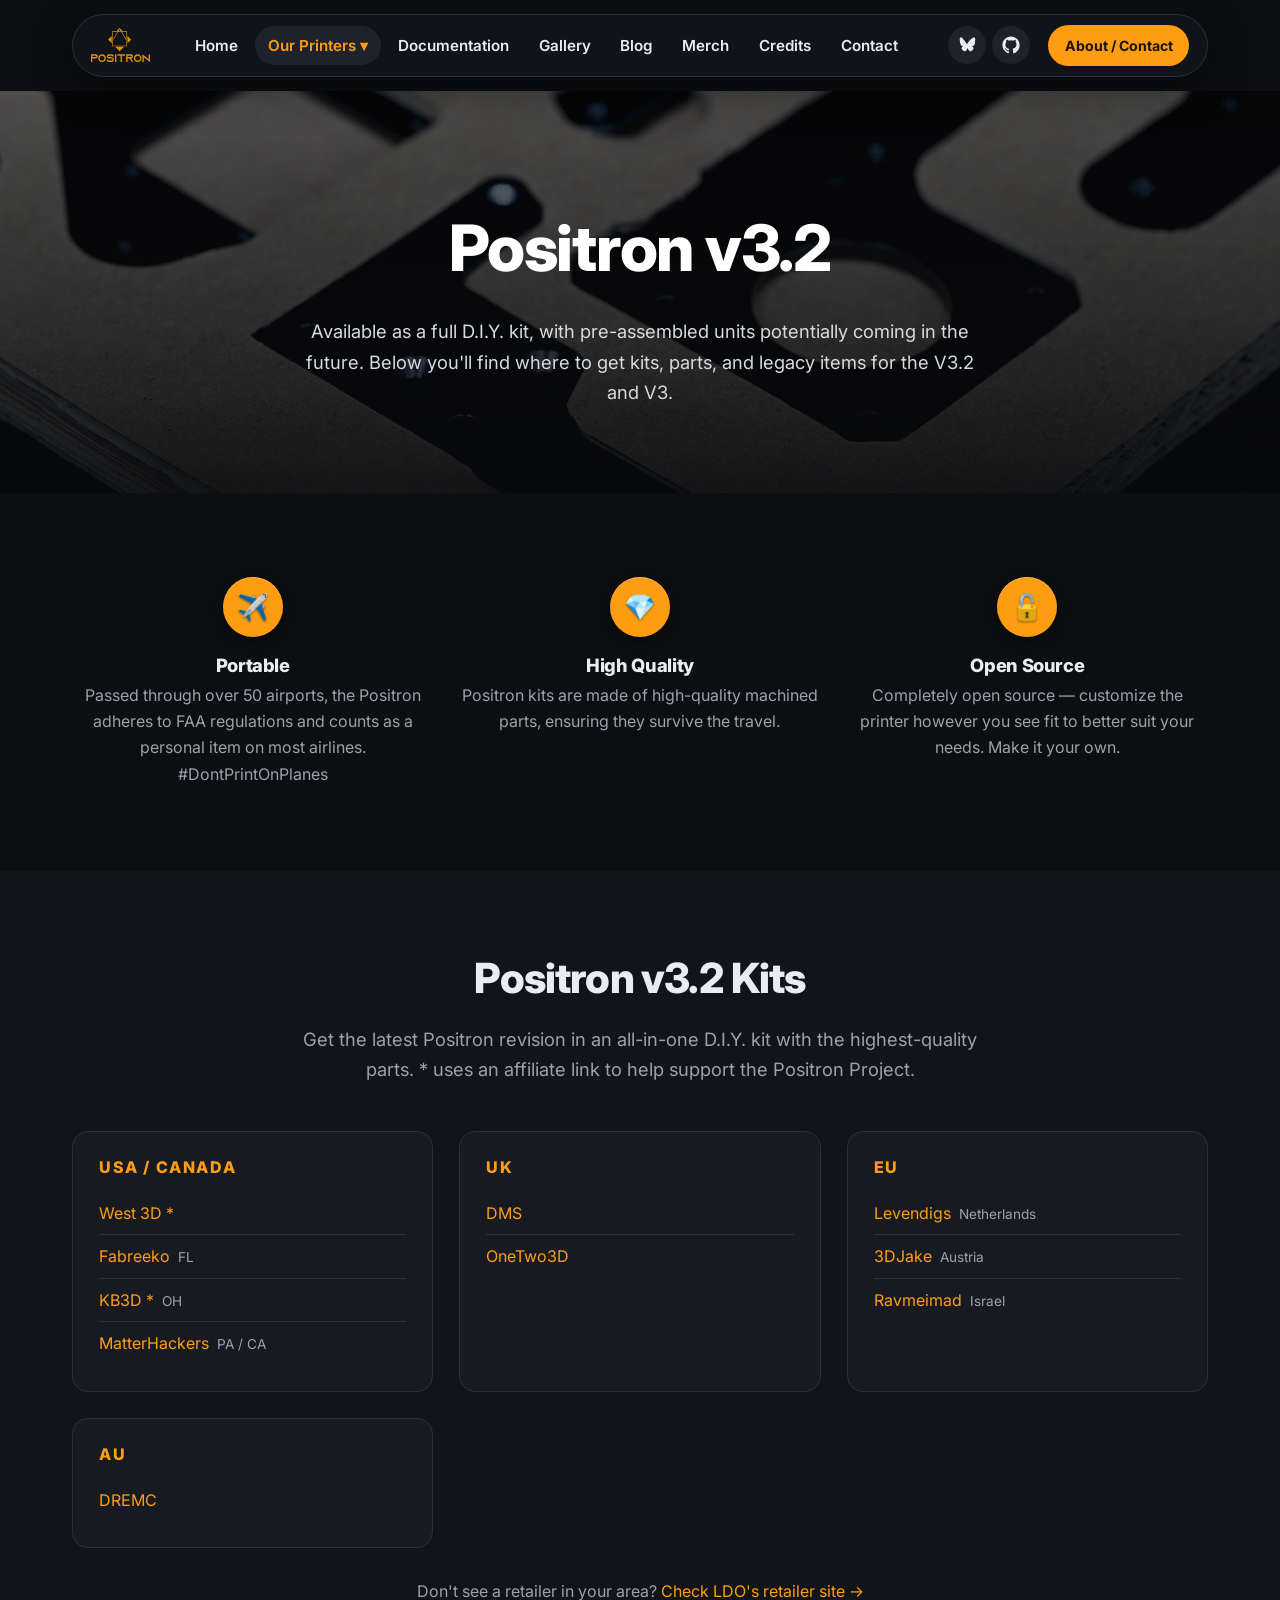
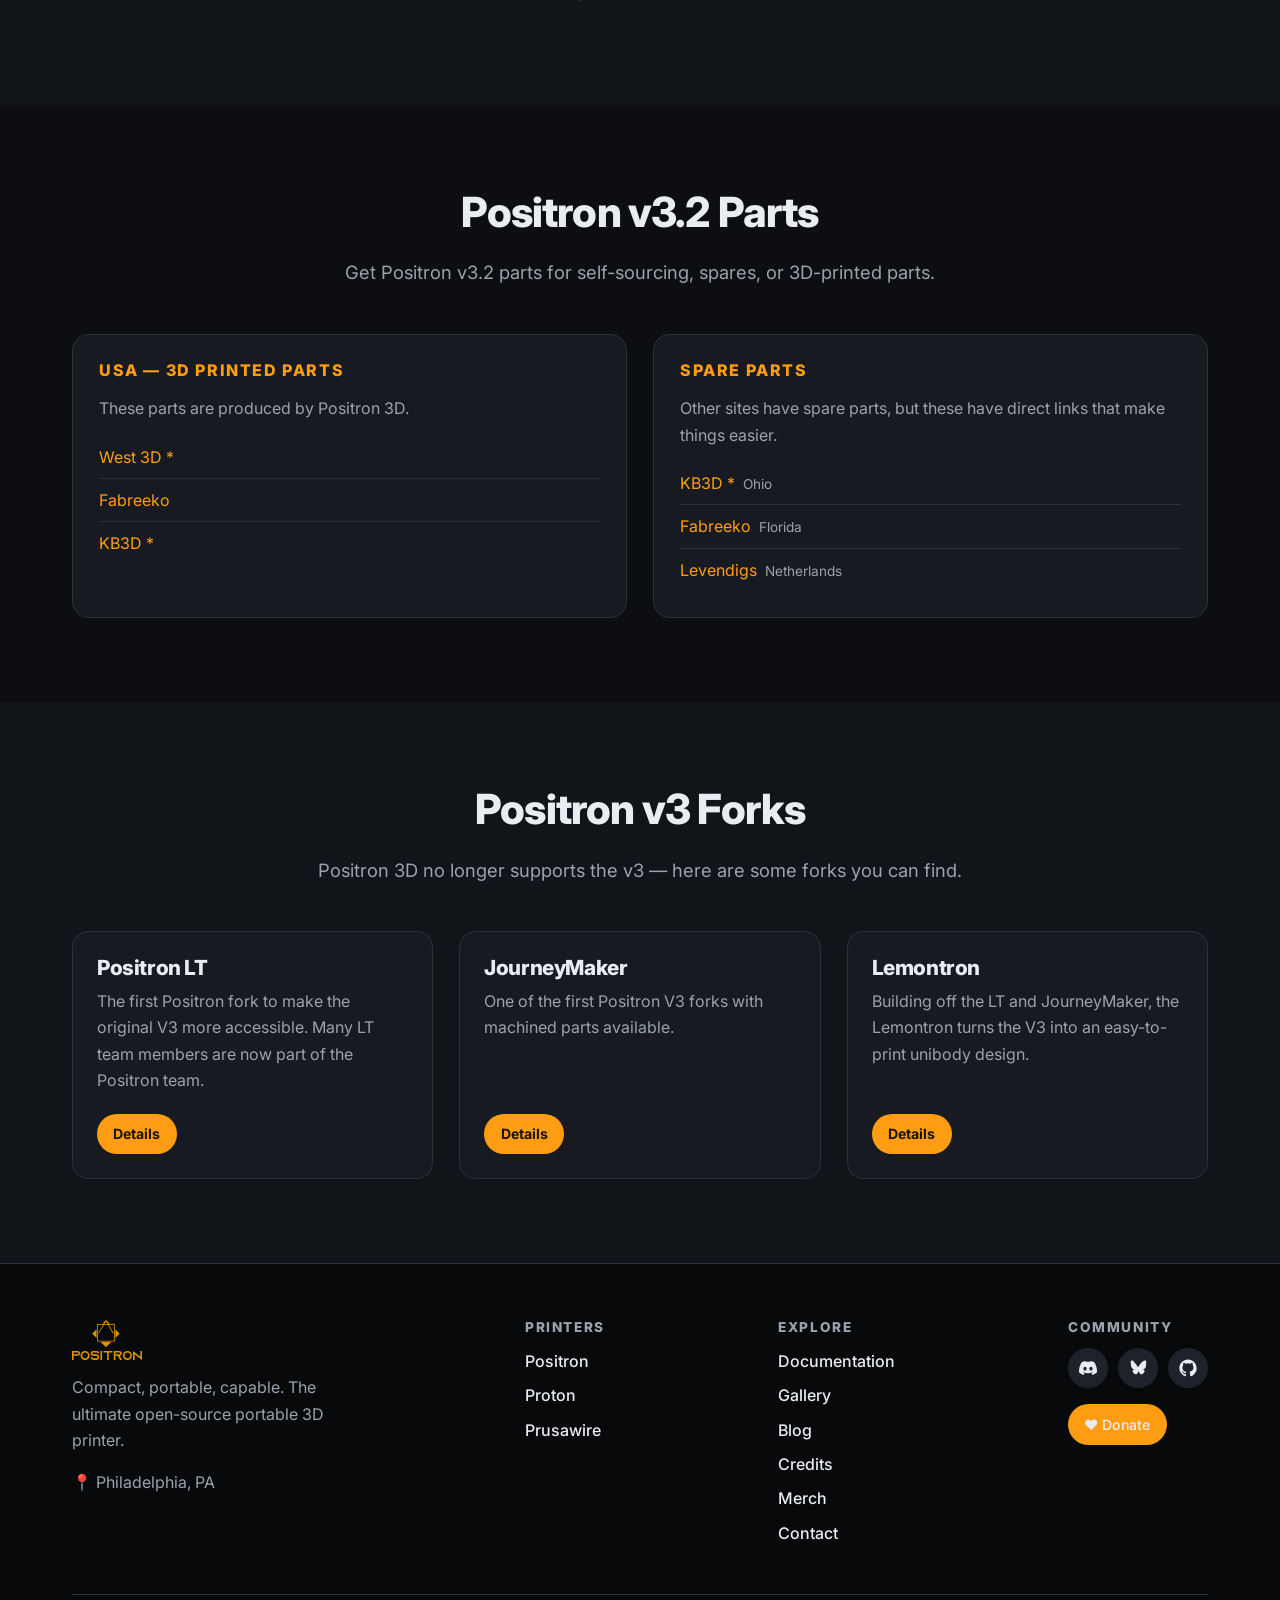
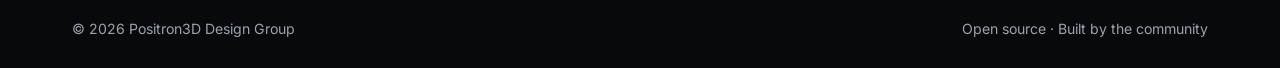
<file: positron.html>
<!DOCTYPE html>
<html lang="en">
<head>
  <meta charset="utf-8">
  <meta name="viewport" content="width=device-width, initial-scale=1">
  <title>Positron v3.2 | Positron 3D</title>
  <meta name="description" content="The Positron v3.2 portable 3D printer — D.I.Y. kits, parts, and forks. Find where to buy worldwide.">
  <meta property="og:title" content="Positron v3.2 | Positron 3D">
  <meta property="og:description" content="The Positron v3.2 portable 3D printer — D.I.Y. kits, parts, and forks. Find where to buy worldwide.">
  <meta property="og:type" content="website">
  <link rel="icon" type="image/png" href="assets/img/logo-icon.png">
  <link rel="preconnect" href="https://fonts.googleapis.com">
  <link rel="preconnect" href="https://fonts.gstatic.com" crossorigin>
  <link href="https://fonts.googleapis.com/css2?family=Inter:wght@400;500;600;700;800;900&display=swap" rel="stylesheet">
  <link rel="stylesheet" href="assets/css/style.css">
</head>
<body>

  <header class="site-header">
    <div class="container">
      <nav class="nav" aria-label="Main navigation">
        <a class="nav__brand" href="index.html"><img src="assets/img/logo.svg" alt="Positron 3D"></a>
        <ul class="nav__links">
          <li><a href="index.html">Home</a></li>
          <li class="nav__item dropdown"><a href="printers.html" aria-haspopup="true" aria-current="page">Our Printers ▾</a><ul class="dropdown__menu"><li><a href="positron.html">Positron</a></li><li><a href="proton.html">Proton</a></li><li><a href="prusawire.html">Prusawire</a></li></ul></li>
          <li><a href="documentation.html">Documentation</a></li>
          <li><a href="gallery.html">Gallery</a></li>
          <li><a href="blog.html">Blog</a></li>
          <li><a href="https://nomadsgalaxy-shop.fourthwall.com" target="_blank" rel="noopener">Merch</a></li>
          <li><a href="credits.html">Credits</a></li>
          <li><a href="contact.html">Contact</a></li>
        </ul>
        <div class="nav__social">
          <a href="https://bsky.app/profile/positron3d.com" target="_blank" rel="noopener" aria-label="Bluesky"><svg viewBox="0 0 24 24" width="18" height="18" fill="currentColor"><path d="M5.7 3.3C8.2 5.2 10.9 9 12 11c1.1-2 3.8-5.8 6.3-7.7 1.8-1.4 4.7-2.4 4.7.9 0 .7-.4 5.5-.6 6.3-.7 2.6-3.4 3.3-5.7 2.9 4.1.7 5.1 3 2.9 5.3-4.3 4.4-6.1-1.1-6.6-2.5-.1-.3-.2-.4-.2-.3-.1-.1-.1 0-.2.3-.5 1.4-2.3 6.9-6.6 2.5-2.2-2.3-1.2-4.6 2.9-5.3-2.3.4-5-.3-5.7-2.9C2.7 9.8 2.3 5 2.3 4.2c0-3.3 2.9-2.3 4.7-.9z"/></svg></a>
          <a href="https://github.com/Positron3D" target="_blank" rel="noopener" aria-label="GitHub"><svg viewBox="0 0 24 24" width="18" height="18" fill="currentColor"><path d="M12 .5C5.7.5.5 5.7.5 12c0 5.1 3.3 9.4 7.9 10.9.6.1.8-.3.8-.6v-2c-3.2.7-3.9-1.5-3.9-1.5-.5-1.3-1.3-1.7-1.3-1.7-1.1-.7 0-.7 0-.7 1.2 0 1.8 1.2 1.8 1.2 1 1.8 2.7 1.3 3.4 1 .1-.8.4-1.3.7-1.6-2.6-.3-5.3-1.3-5.3-5.8 0-1.3.5-2.3 1.2-3.1-.1-.3-.5-1.5.1-3.1 0 0 1-.3 3.3 1.2a11.5 11.5 0 016 0C17 4.6 18 4.9 18 4.9c.6 1.6.2 2.8.1 3.1.8.8 1.2 1.8 1.2 3.1 0 4.5-2.7 5.5-5.3 5.8.4.4.8 1.1.8 2.3v3.3c0 .3.2.7.8.6 4.6-1.5 7.9-5.8 7.9-10.9C23.5 5.7 18.3.5 12 .5z"/></svg></a>
        </div>
        <div class="nav__cta"><a class="btn btn--sm" href="contact.html">About / Contact</a></div>
        <button class="nav__toggle" aria-label="Toggle menu" aria-expanded="false">
          <svg viewBox="0 0 24 24" fill="none" stroke="currentColor" stroke-width="2" stroke-linecap="round"><path d="M3 6h18M3 12h18M3 18h18"/></svg>
        </button>
      </nav>
    </div>
  </header>

  <section class="page-hero">
    <div class="page-hero__bg" style="background-image:url('assets/img/card-printers.jpg')"></div>
    <div class="container">
      <h1>Positron v3.2</h1>
      <p class="lead center">Available as a full D.I.Y. kit, with pre-assembled units potentially coming in the future. Below you'll find where to get kits, parts, and legacy items for the V3.2 and V3.</p>
    </div>
  </section>

  <section class="section">
    <div class="container">
      <div class="grid grid--3">
        <div class="feature feature--center"><div class="feature__icon">✈️</div><div><h4>Portable</h4><p>Passed through over 50 airports, the Positron adheres to FAA regulations and counts as a personal item on most airlines. #DontPrintOnPlanes</p></div></div>
        <div class="feature feature--center"><div class="feature__icon">💎</div><div><h4>High Quality</h4><p>Positron kits are made of high-quality machined parts, ensuring they survive the travel.</p></div></div>
        <div class="feature feature--center"><div class="feature__icon">🔓</div><div><h4>Open Source</h4><p>Completely open source — customize the printer however you see fit to better suit your needs. Make it your own.</p></div></div>
      </div>
    </div>
  </section>

  <section class="section section--alt">
    <div class="container">
      <h2 class="center">Positron v3.2 Kits</h2>
      <p class="lead center" style="margin-bottom:46px">Get the latest Positron revision in an all-in-one D.I.Y. kit with the highest-quality parts. <span style="color:var(--muted)">* uses an affiliate link to help support the Positron Project.</span></p>
      <div class="grid grid--3">
        <div class="region-block"><h3>USA / Canada</h3>
          <div class="retailer"><a href="https://collabs.shop/tzhpj4" target="_blank" rel="noopener">West 3D *</a></div>
          <div class="retailer"><a href="https://www.fabreeko.com/products/positron-v3-2-3d-printer-kit-by-ldo" target="_blank" rel="noopener">Fabreeko</a> <span class="loc">FL</span></div>
          <div class="retailer"><a href="https://kb-3d.com/store/positron/1154-ldo-positron-v32-3d-printer-build-kit-1714355343710.html?affp=22155" target="_blank" rel="noopener">KB3D *</a> <span class="loc">OH</span></div>
          <div class="retailer"><a href="https://www.matterhackers.com/store/l/ldo-positron-3d-printer-kit/sk/MVXG5G0R" target="_blank" rel="noopener">MatterHackers</a> <span class="loc">PA / CA</span></div>
        </div>
        <div class="region-block"><h3>UK</h3>
          <div class="retailer"><a href="https://www.desktopmachineshop.com/shop/ldo-positron-v3-2-90" target="_blank" rel="noopener">DMS</a></div>
          <div class="retailer"><a href="https://www.onetwo3d.co.uk/product/ldo-positron-3-2-diy-kit/" target="_blank" rel="noopener">OneTwo3D</a></div>
        </div>
        <div class="region-block"><h3>EU</h3>
          <div class="retailer"><a href="https://levendigs.com/products/pre-order-ldo-positron-v3-2-kit-ldo-motors" target="_blank" rel="noopener">Levendigs</a> <span class="loc">Netherlands</span></div>
          <div class="retailer"><a href="https://www.3djake.uk/ldo-motors/positron-v32-kit" target="_blank" rel="noopener">3DJake</a> <span class="loc">Austria</span></div>
          <div class="retailer"><a href="https://en.ravmeimad.shop/product-page/ldo-positron-v3-2-diy-kit" target="_blank" rel="noopener">Ravmeimad</a> <span class="loc">Israel</span></div>
        </div>
        <div class="region-block"><h3>AU</h3>
          <div class="retailer"><a href="https://store.dremc.com.au/products/ldo-positron-v3-2-diy-kit" target="_blank" rel="noopener">DREMC</a></div>
        </div>
      </div>
      <p class="center" style="margin-top:30px">Don't see a retailer in your area? <a href="https://www.ldomotion.com/p/contact" target="_blank" rel="noopener">Check LDO's retailer site →</a></p>
    </div>
  </section>

  <section class="section">
    <div class="container">
      <h2 class="center">Positron v3.2 Parts</h2>
      <p class="lead center" style="margin-bottom:46px">Get Positron v3.2 parts for self-sourcing, spares, or 3D-printed parts.</p>
      <div class="grid grid--2">
        <div class="region-block"><h3>USA — 3D Printed Parts</h3>
          <p style="margin-bottom:14px">These parts are produced by Positron 3D.</p>
          <div class="retailer"><a href="https://collabs.shop/lk3cdn" target="_blank" rel="noopener">West 3D *</a></div>
          <div class="retailer"><a href="https://www.fabreeko.com/products/printed-parts-for-positron-v3-2-3d-printer-ldo-kit" target="_blank" rel="noopener">Fabreeko</a></div>
          <div class="retailer"><a href="https://kb-3d.com/store/positron/1147-8341-printed-parts-kit-for-positron-v32-multiple-colors-1714569690334.html?affp=22155" target="_blank" rel="noopener">KB3D *</a></div>
        </div>
        <div class="region-block"><h3>Spare Parts</h3>
          <p style="margin-bottom:14px">Other sites have spare parts, but these have direct links that make things easier.</p>
          <div class="retailer"><a href="https://kb-3d.com/store/affiliatepage/2143-kb3d-x-nomad.html?affp=22155" target="_blank" rel="noopener">KB3D *</a> <span class="loc">Ohio</span></div>
          <div class="retailer"><a href="https://www.fabreeko.com/collections/positron-3d" target="_blank" rel="noopener">Fabreeko</a> <span class="loc">Florida</span></div>
          <div class="retailer"><a href="https://levendigs.com/nl/collections/positron-kits-and-parts" target="_blank" rel="noopener">Levendigs</a> <span class="loc">Netherlands</span></div>
        </div>
      </div>
    </div>
  </section>

  <section class="section section--alt">
    <div class="container">
      <h2 class="center">Positron v3 Forks</h2>
      <p class="lead center" style="margin-bottom:46px">Positron 3D no longer supports the v3 — here are some forks you can find.</p>
      <div class="grid grid--3">
        <article class="card"><div class="card__body"><h3>Positron LT</h3><p>The first Positron fork to make the original V3 more accessible. Many LT team members are now part of the Positron team.</p><a class="btn btn--sm" href="https://github.com/Audiotronix/Positron_LT" target="_blank" rel="noopener">Details</a></div></article>
        <article class="card"><div class="card__body"><h3>JourneyMaker</h3><p>One of the first Positron V3 forks with machined parts available.</p><a class="btn btn--sm" href="https://github.com/mcfazio2001/JourneyMaker-Positron" target="_blank" rel="noopener">Details</a></div></article>
        <article class="card"><div class="card__body"><h3>Lemontron</h3><p>Building off the LT and JourneyMaker, the Lemontron turns the V3 into an easy-to-print unibody design.</p><a class="btn btn--sm" href="https://lemontron.com" target="_blank" rel="noopener">Details</a></div></article>
      </div>
    </div>
  </section>

  <footer class="site-footer">
    <div class="container">
      <div class="footer-grid">
        <div class="footer-brand" style="max-width:280px">
          <img src="assets/img/logo.svg" alt="Positron 3D">
          <p>Compact, portable, capable. The ultimate open-source portable 3D printer.</p>
          <p>📍 Philadelphia, PA</p>
        </div>
        <div class="footer-col">
          <h4>Printers</h4>
          <ul>
            <li><a href="positron.html">Positron</a></li>
            <li><a href="proton.html">Proton</a></li>
            <li><a href="prusawire.html">Prusawire</a></li>
          </ul>
        </div>
        <div class="footer-col">
          <h4>Explore</h4>
          <ul>
            <li><a href="documentation.html">Documentation</a></li>
            <li><a href="gallery.html">Gallery</a></li>
            <li><a href="blog.html">Blog</a></li>
            <li><a href="credits.html">Credits</a></li>
            <li><a href="https://nomadsgalaxy-shop.fourthwall.com" target="_blank" rel="noopener">Merch</a></li>
            <li><a href="contact.html">Contact</a></li>
          </ul>
        </div>
        <div class="footer-col">
          <h4>Community</h4>
          <div class="footer-social">
            <a href="https://discord.gg/positron" target="_blank" rel="noopener" aria-label="Discord"><svg viewBox="0 -28.5 256 256" width="18" height="18" preserveAspectRatio="xMidYMid"><path fill="currentColor" fill-rule="nonzero" d="M216.856339,16.5966031 C200.285002,8.84328665 182.566144,3.2084988 164.041564,0 C161.766523,4.11318106 159.108624,9.64549908 157.276099,14.0464379 C137.583995,11.0849896 118.072967,11.0849896 98.7430163,14.0464379 C96.9108417,9.64549908 94.1925838,4.11318106 91.8971895,0 C73.3526068,3.2084988 55.6133949,8.86399117 39.0420583,16.6376612 C5.61752293,67.146514 -3.4433191,116.400813 1.08711069,164.955721 C23.2560196,181.510915 44.7403634,191.567697 65.8621325,198.148576 C71.0772151,190.971126 75.7283628,183.341335 79.7352139,175.300261 C72.104019,172.400575 64.7949724,168.822202 57.8887866,164.667963 C59.7209612,163.310589 61.5131304,161.891452 63.2445898,160.431257 C105.36741,180.133187 151.134928,180.133187 192.754523,160.431257 C194.506336,161.891452 196.298154,163.310589 198.110326,164.667963 C191.183787,168.842556 183.854737,172.420929 176.223542,175.320965 C180.230393,183.341335 184.861538,190.991831 190.096624,198.16893 C211.238746,191.588051 232.743023,181.531619 254.911949,164.955721 C260.227747,108.668201 245.831087,59.8662432 216.856339,16.5966031 Z M85.4738752,135.09489 C72.8290281,135.09489 62.4592217,123.290155 62.4592217,108.914901 C62.4592217,94.5396472 72.607595,82.7145587 85.4738752,82.7145587 C98.3405064,82.7145587 108.709962,94.5189427 108.488529,108.914901 C108.508531,123.290155 98.3405064,135.09489 85.4738752,135.09489 Z M170.525237,135.09489 C157.88039,135.09489 147.510584,123.290155 147.510584,108.914901 C147.510584,94.5396472 157.658606,82.7145587 170.525237,82.7145587 C183.391518,82.7145587 193.761324,94.5189427 193.539891,108.914901 C193.539891,123.290155 183.391518,135.09489 170.525237,135.09489 Z"/></svg></a>
            <a href="https://bsky.app/profile/positron3d.com" target="_blank" rel="noopener" aria-label="Bluesky"><svg viewBox="0 0 24 24" width="18" height="18" fill="currentColor"><path d="M5.7 3.3C8.2 5.2 10.9 9 12 11c1.1-2 3.8-5.8 6.3-7.7 1.8-1.4 4.7-2.4 4.7.9 0 .7-.4 5.5-.6 6.3-.7 2.6-3.4 3.3-5.7 2.9 4.1.7 5.1 3 2.9 5.3-4.3 4.4-6.1-1.1-6.6-2.5-.1-.3-.2-.4-.2-.3-.1-.1-.1 0-.2.3-.5 1.4-2.3 6.9-6.6 2.5-2.2-2.3-1.2-4.6 2.9-5.3-2.3.4-5-.3-5.7-2.9C2.7 9.8 2.3 5 2.3 4.2c0-3.3 2.9-2.3 4.7-.9z"/></svg></a>
            <a href="https://github.com/Positron3D" target="_blank" rel="noopener" aria-label="GitHub"><svg viewBox="0 0 24 24" width="18" height="18" fill="currentColor"><path d="M12 .5C5.7.5.5 5.7.5 12c0 5.1 3.3 9.4 7.9 10.9.6.1.8-.3.8-.6v-2c-3.2.7-3.9-1.5-3.9-1.5-.5-1.3-1.3-1.7-1.3-1.7-1.1-.7 0-.7 0-.7 1.2 0 1.8 1.2 1.8 1.2 1 1.8 2.7 1.3 3.4 1 .1-.8.4-1.3.7-1.6-2.6-.3-5.3-1.3-5.3-5.8 0-1.3.5-2.3 1.2-3.1-.1-.3-.5-1.5.1-3.1 0 0 1-.3 3.3 1.2a11.5 11.5 0 016 0C17 4.6 18 4.9 18 4.9c.6 1.6.2 2.8.1 3.1.8.8 1.2 1.8 1.2 3.1 0 4.5-2.7 5.5-5.3 5.8.4.4.8 1.1.8 2.3v3.3c0 .3.2.7.8.6 4.6-1.5 7.9-5.8 7.9-10.9C23.5 5.7 18.3.5 12 .5z"/></svg></a>
          </div>
          <p style="margin-top:16px"><a class="btn btn--sm" href="https://www.paypal.com/donate/?hosted_button_id=P3WHJNXLBCJDA" target="_blank" rel="noopener">♥ Donate</a></p>
        </div>
      </div>
      <div class="footer-bottom">
        <span>© 2026 Positron3D Design Group</span>
        <span>Open source · Built by the community</span>
      </div>
    </div>
  </footer>

  <script src="assets/js/main.js"></script>
</body>
</html>
</file>
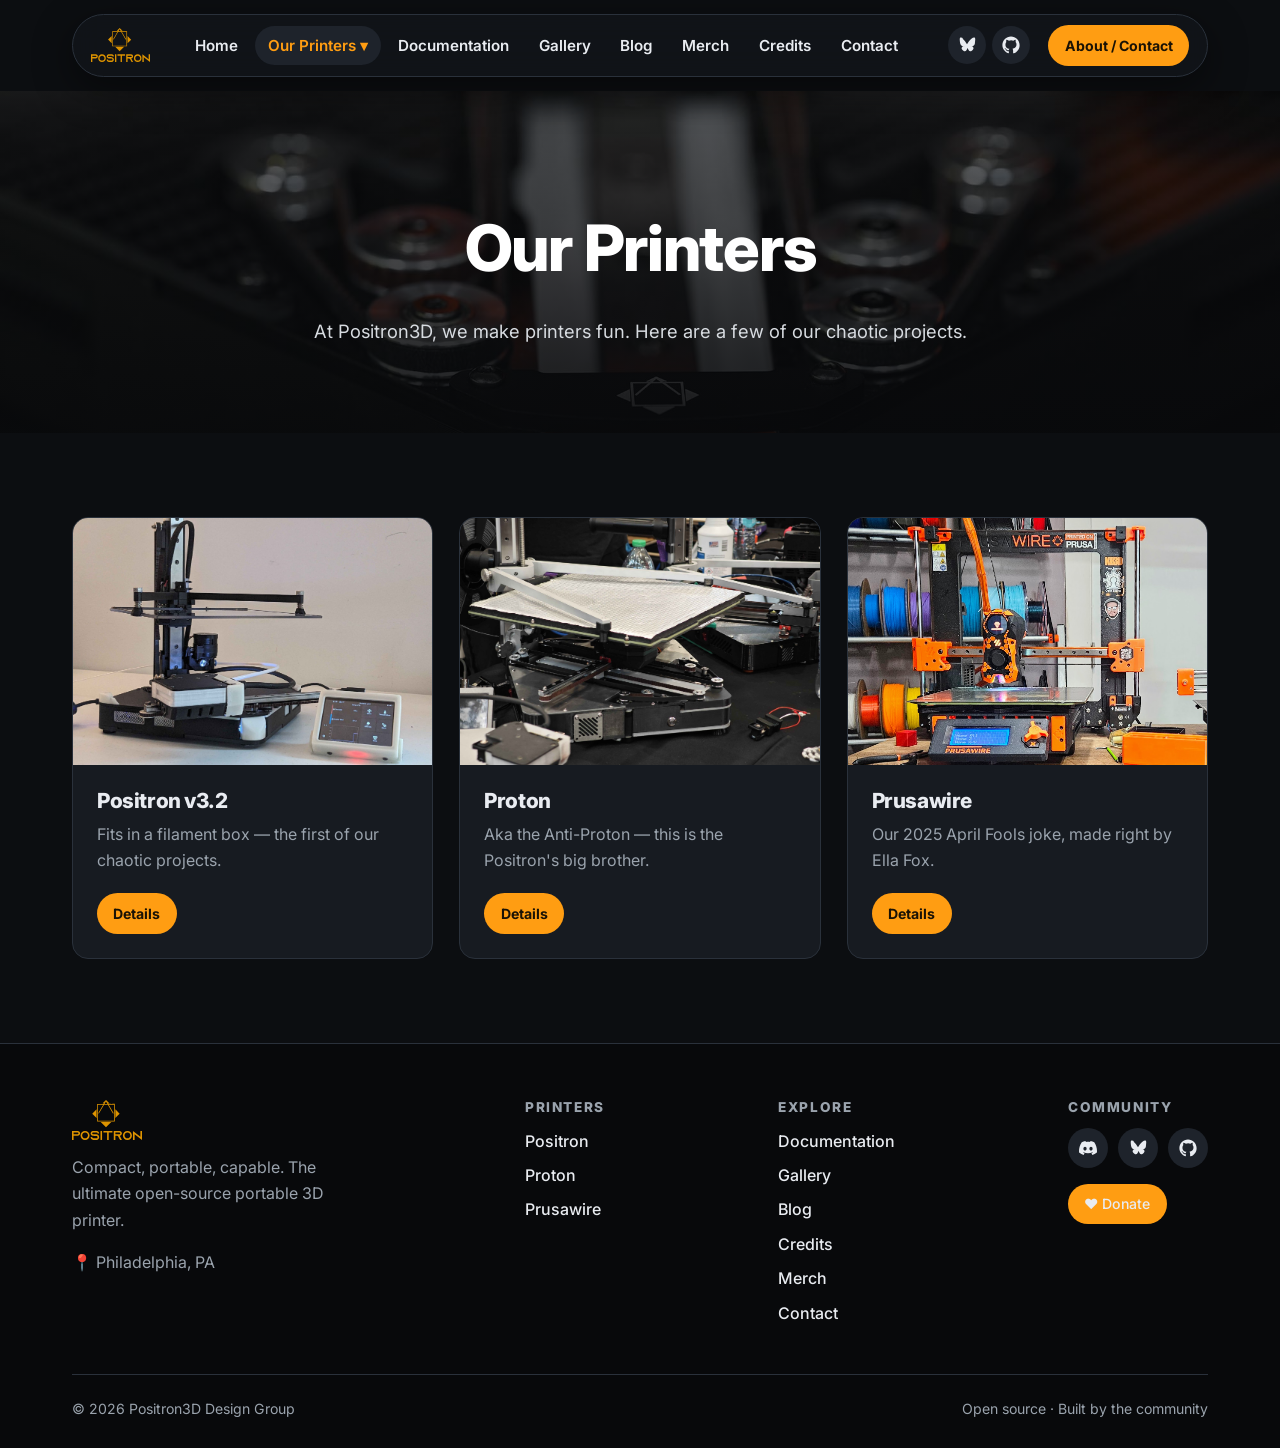
<file: printers.html>
<!DOCTYPE html>
<html lang="en">
<head>
  <meta charset="utf-8">
  <meta name="viewport" content="width=device-width, initial-scale=1">
  <title>Our Printers | Positron 3D</title>
  <meta name="description" content="At Positron3D, we make printers fun. Explore the Positron, Proton, and Prusawire.">
  <meta property="og:title" content="Our Printers | Positron 3D">
  <meta property="og:description" content="At Positron3D, we make printers fun. Explore the Positron, Proton, and Prusawire.">
  <meta property="og:type" content="website">
  <link rel="icon" type="image/png" href="assets/img/logo-icon.png">
  <link rel="preconnect" href="https://fonts.googleapis.com">
  <link rel="preconnect" href="https://fonts.gstatic.com" crossorigin>
  <link href="https://fonts.googleapis.com/css2?family=Inter:wght@400;500;600;700;800;900&display=swap" rel="stylesheet">
  <link rel="stylesheet" href="assets/css/style.css">
</head>
<body>

  <header class="site-header">
    <div class="container">
      <nav class="nav" aria-label="Main navigation">
        <a class="nav__brand" href="index.html"><img src="assets/img/logo.svg" alt="Positron 3D"></a>
        <ul class="nav__links">
          <li><a href="index.html">Home</a></li>
          <li class="nav__item dropdown"><a href="printers.html" aria-haspopup="true" aria-current="page">Our Printers ▾</a><ul class="dropdown__menu"><li><a href="positron.html">Positron</a></li><li><a href="proton.html">Proton</a></li><li><a href="prusawire.html">Prusawire</a></li></ul></li>
          <li><a href="documentation.html">Documentation</a></li>
          <li><a href="gallery.html">Gallery</a></li>
          <li><a href="blog.html">Blog</a></li>
          <li><a href="https://nomadsgalaxy-shop.fourthwall.com" target="_blank" rel="noopener">Merch</a></li>
          <li><a href="credits.html">Credits</a></li>
          <li><a href="contact.html">Contact</a></li>
        </ul>
        <div class="nav__social">
          <a href="https://bsky.app/profile/positron3d.com" target="_blank" rel="noopener" aria-label="Bluesky"><svg viewBox="0 0 24 24" width="18" height="18" fill="currentColor"><path d="M5.7 3.3C8.2 5.2 10.9 9 12 11c1.1-2 3.8-5.8 6.3-7.7 1.8-1.4 4.7-2.4 4.7.9 0 .7-.4 5.5-.6 6.3-.7 2.6-3.4 3.3-5.7 2.9 4.1.7 5.1 3 2.9 5.3-4.3 4.4-6.1-1.1-6.6-2.5-.1-.3-.2-.4-.2-.3-.1-.1-.1 0-.2.3-.5 1.4-2.3 6.9-6.6 2.5-2.2-2.3-1.2-4.6 2.9-5.3-2.3.4-5-.3-5.7-2.9C2.7 9.8 2.3 5 2.3 4.2c0-3.3 2.9-2.3 4.7-.9z"/></svg></a>
          <a href="https://github.com/Positron3D" target="_blank" rel="noopener" aria-label="GitHub"><svg viewBox="0 0 24 24" width="18" height="18" fill="currentColor"><path d="M12 .5C5.7.5.5 5.7.5 12c0 5.1 3.3 9.4 7.9 10.9.6.1.8-.3.8-.6v-2c-3.2.7-3.9-1.5-3.9-1.5-.5-1.3-1.3-1.7-1.3-1.7-1.1-.7 0-.7 0-.7 1.2 0 1.8 1.2 1.8 1.2 1 1.8 2.7 1.3 3.4 1 .1-.8.4-1.3.7-1.6-2.6-.3-5.3-1.3-5.3-5.8 0-1.3.5-2.3 1.2-3.1-.1-.3-.5-1.5.1-3.1 0 0 1-.3 3.3 1.2a11.5 11.5 0 016 0C17 4.6 18 4.9 18 4.9c.6 1.6.2 2.8.1 3.1.8.8 1.2 1.8 1.2 3.1 0 4.5-2.7 5.5-5.3 5.8.4.4.8 1.1.8 2.3v3.3c0 .3.2.7.8.6 4.6-1.5 7.9-5.8 7.9-10.9C23.5 5.7 18.3.5 12 .5z"/></svg></a>
        </div>
        <div class="nav__cta"><a class="btn btn--sm" href="contact.html">About / Contact</a></div>
        <button class="nav__toggle" aria-label="Toggle menu" aria-expanded="false">
          <svg viewBox="0 0 24 24" fill="none" stroke="currentColor" stroke-width="2" stroke-linecap="round"><path d="M3 6h18M3 12h18M3 18h18"/></svg>
        </button>
      </nav>
    </div>
  </header>

  <section class="page-hero">
    <div class="page-hero__bg" style="background-image:url('assets/img/feature-bg.jpg')"></div>
    <div class="container">
      <h1>Our Printers</h1>
      <p class="lead center">At Positron3D, we make printers fun. Here are a few of our chaotic projects.</p>
    </div>
  </section>

  <section class="section">
    <div class="container">
      <div class="grid grid--3">
        <article class="card">
          <div class="card__media"><img src="assets/img/printer-positron.jpg" alt="Positron v3.2" loading="lazy"></div>
          <div class="card__body"><h3>Positron v3.2</h3><p>Fits in a filament box — the first of our chaotic projects.</p><a class="btn btn--sm" href="positron.html">Details</a></div>
        </article>
        <article class="card">
          <div class="card__media"><img src="assets/img/printer-proton.jpg" alt="Proton" loading="lazy"></div>
          <div class="card__body"><h3>Proton</h3><p>Aka the Anti-Proton — this is the Positron's big brother.</p><a class="btn btn--sm" href="proton.html">Details</a></div>
        </article>
        <article class="card">
          <div class="card__media"><img src="assets/img/printer-prusawire.jpg" alt="Prusawire" loading="lazy"></div>
          <div class="card__body"><h3>Prusawire</h3><p>Our 2025 April Fools joke, made right by Ella Fox.</p><a class="btn btn--sm" href="prusawire.html">Details</a></div>
        </article>
      </div>
    </div>
  </section>

  <footer class="site-footer">
    <div class="container">
      <div class="footer-grid">
        <div class="footer-brand" style="max-width:280px">
          <img src="assets/img/logo.svg" alt="Positron 3D">
          <p>Compact, portable, capable. The ultimate open-source portable 3D printer.</p>
          <p>📍 Philadelphia, PA</p>
        </div>
        <div class="footer-col">
          <h4>Printers</h4>
          <ul>
            <li><a href="positron.html">Positron</a></li>
            <li><a href="proton.html">Proton</a></li>
            <li><a href="prusawire.html">Prusawire</a></li>
          </ul>
        </div>
        <div class="footer-col">
          <h4>Explore</h4>
          <ul>
            <li><a href="documentation.html">Documentation</a></li>
            <li><a href="gallery.html">Gallery</a></li>
            <li><a href="blog.html">Blog</a></li>
            <li><a href="credits.html">Credits</a></li>
            <li><a href="https://nomadsgalaxy-shop.fourthwall.com" target="_blank" rel="noopener">Merch</a></li>
            <li><a href="contact.html">Contact</a></li>
          </ul>
        </div>
        <div class="footer-col">
          <h4>Community</h4>
          <div class="footer-social">
            <a href="https://discord.gg/positron" target="_blank" rel="noopener" aria-label="Discord"><svg viewBox="0 -28.5 256 256" width="18" height="18" preserveAspectRatio="xMidYMid"><path fill="currentColor" fill-rule="nonzero" d="M216.856339,16.5966031 C200.285002,8.84328665 182.566144,3.2084988 164.041564,0 C161.766523,4.11318106 159.108624,9.64549908 157.276099,14.0464379 C137.583995,11.0849896 118.072967,11.0849896 98.7430163,14.0464379 C96.9108417,9.64549908 94.1925838,4.11318106 91.8971895,0 C73.3526068,3.2084988 55.6133949,8.86399117 39.0420583,16.6376612 C5.61752293,67.146514 -3.4433191,116.400813 1.08711069,164.955721 C23.2560196,181.510915 44.7403634,191.567697 65.8621325,198.148576 C71.0772151,190.971126 75.7283628,183.341335 79.7352139,175.300261 C72.104019,172.400575 64.7949724,168.822202 57.8887866,164.667963 C59.7209612,163.310589 61.5131304,161.891452 63.2445898,160.431257 C105.36741,180.133187 151.134928,180.133187 192.754523,160.431257 C194.506336,161.891452 196.298154,163.310589 198.110326,164.667963 C191.183787,168.842556 183.854737,172.420929 176.223542,175.320965 C180.230393,183.341335 184.861538,190.991831 190.096624,198.16893 C211.238746,191.588051 232.743023,181.531619 254.911949,164.955721 C260.227747,108.668201 245.831087,59.8662432 216.856339,16.5966031 Z M85.4738752,135.09489 C72.8290281,135.09489 62.4592217,123.290155 62.4592217,108.914901 C62.4592217,94.5396472 72.607595,82.7145587 85.4738752,82.7145587 C98.3405064,82.7145587 108.709962,94.5189427 108.488529,108.914901 C108.508531,123.290155 98.3405064,135.09489 85.4738752,135.09489 Z M170.525237,135.09489 C157.88039,135.09489 147.510584,123.290155 147.510584,108.914901 C147.510584,94.5396472 157.658606,82.7145587 170.525237,82.7145587 C183.391518,82.7145587 193.761324,94.5189427 193.539891,108.914901 C193.539891,123.290155 183.391518,135.09489 170.525237,135.09489 Z"/></svg></a>
            <a href="https://bsky.app/profile/positron3d.com" target="_blank" rel="noopener" aria-label="Bluesky"><svg viewBox="0 0 24 24" width="18" height="18" fill="currentColor"><path d="M5.7 3.3C8.2 5.2 10.9 9 12 11c1.1-2 3.8-5.8 6.3-7.7 1.8-1.4 4.7-2.4 4.7.9 0 .7-.4 5.5-.6 6.3-.7 2.6-3.4 3.3-5.7 2.9 4.1.7 5.1 3 2.9 5.3-4.3 4.4-6.1-1.1-6.6-2.5-.1-.3-.2-.4-.2-.3-.1-.1-.1 0-.2.3-.5 1.4-2.3 6.9-6.6 2.5-2.2-2.3-1.2-4.6 2.9-5.3-2.3.4-5-.3-5.7-2.9C2.7 9.8 2.3 5 2.3 4.2c0-3.3 2.9-2.3 4.7-.9z"/></svg></a>
            <a href="https://github.com/Positron3D" target="_blank" rel="noopener" aria-label="GitHub"><svg viewBox="0 0 24 24" width="18" height="18" fill="currentColor"><path d="M12 .5C5.7.5.5 5.7.5 12c0 5.1 3.3 9.4 7.9 10.9.6.1.8-.3.8-.6v-2c-3.2.7-3.9-1.5-3.9-1.5-.5-1.3-1.3-1.7-1.3-1.7-1.1-.7 0-.7 0-.7 1.2 0 1.8 1.2 1.8 1.2 1 1.8 2.7 1.3 3.4 1 .1-.8.4-1.3.7-1.6-2.6-.3-5.3-1.3-5.3-5.8 0-1.3.5-2.3 1.2-3.1-.1-.3-.5-1.5.1-3.1 0 0 1-.3 3.3 1.2a11.5 11.5 0 016 0C17 4.6 18 4.9 18 4.9c.6 1.6.2 2.8.1 3.1.8.8 1.2 1.8 1.2 3.1 0 4.5-2.7 5.5-5.3 5.8.4.4.8 1.1.8 2.3v3.3c0 .3.2.7.8.6 4.6-1.5 7.9-5.8 7.9-10.9C23.5 5.7 18.3.5 12 .5z"/></svg></a>
          </div>
          <p style="margin-top:16px"><a class="btn btn--sm" href="https://www.paypal.com/donate/?hosted_button_id=P3WHJNXLBCJDA" target="_blank" rel="noopener">♥ Donate</a></p>
        </div>
      </div>
      <div class="footer-bottom">
        <span>© 2026 Positron3D Design Group</span>
        <span>Open source · Built by the community</span>
      </div>
    </div>
  </footer>

  <script src="assets/js/main.js"></script>
</body>
</html>
</file>
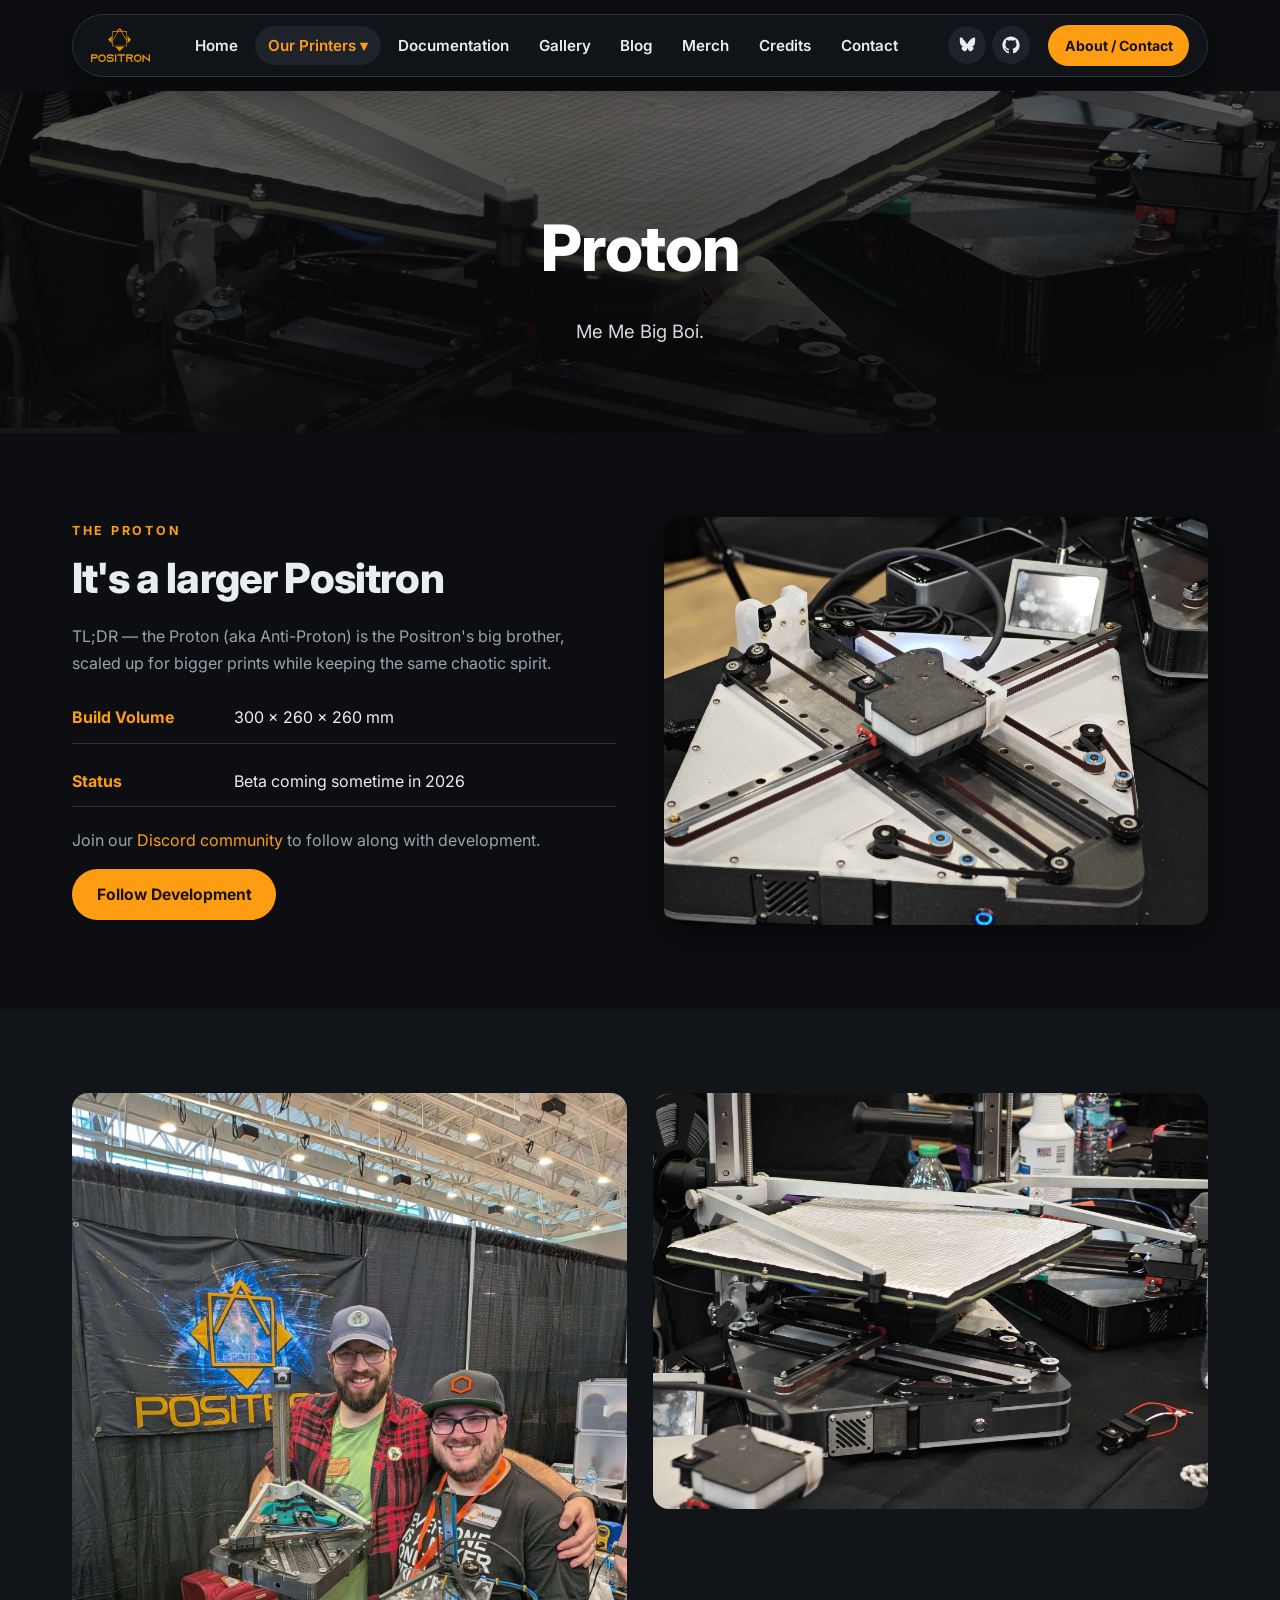
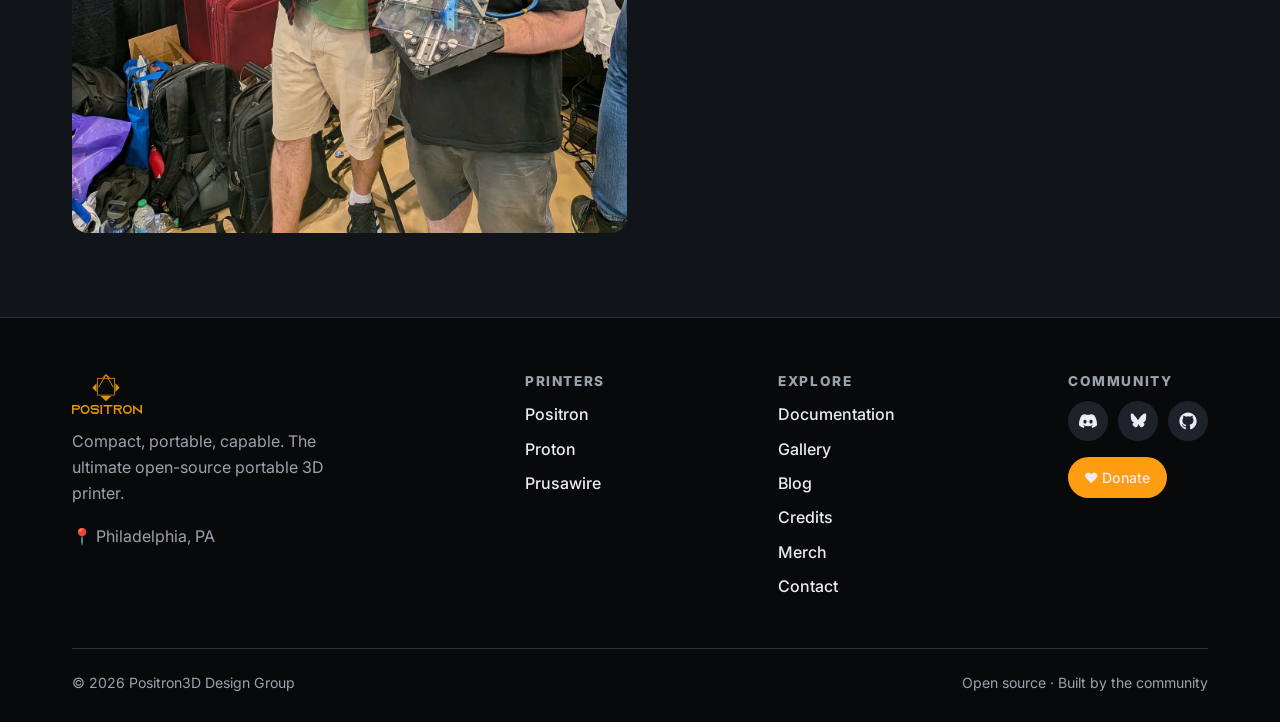
<file: proton.html>
<!DOCTYPE html>
<html lang="en">
<head>
  <meta charset="utf-8">
  <meta name="viewport" content="width=device-width, initial-scale=1">
  <title>Proton | Positron 3D</title>
  <meta name="description" content="The Proton — the Positron's big brother. 300×260×260mm build volume, beta coming in 2026.">
  <meta property="og:title" content="Proton | Positron 3D">
  <meta property="og:description" content="The Proton — the Positron's big brother. 300×260×260mm build volume, beta coming in 2026.">
  <meta property="og:type" content="website">
  <link rel="icon" type="image/png" href="assets/img/logo-icon.png">
  <link rel="preconnect" href="https://fonts.googleapis.com">
  <link rel="preconnect" href="https://fonts.gstatic.com" crossorigin>
  <link href="https://fonts.googleapis.com/css2?family=Inter:wght@400;500;600;700;800;900&display=swap" rel="stylesheet">
  <link rel="stylesheet" href="assets/css/style.css">
</head>
<body>

  <header class="site-header">
    <div class="container">
      <nav class="nav" aria-label="Main navigation">
        <a class="nav__brand" href="index.html"><img src="assets/img/logo.svg" alt="Positron 3D"></a>
        <ul class="nav__links">
          <li><a href="index.html">Home</a></li>
          <li class="nav__item dropdown"><a href="printers.html" aria-haspopup="true" aria-current="page">Our Printers ▾</a><ul class="dropdown__menu"><li><a href="positron.html">Positron</a></li><li><a href="proton.html">Proton</a></li><li><a href="prusawire.html">Prusawire</a></li></ul></li>
          <li><a href="documentation.html">Documentation</a></li>
          <li><a href="gallery.html">Gallery</a></li>
          <li><a href="blog.html">Blog</a></li>
          <li><a href="https://nomadsgalaxy-shop.fourthwall.com" target="_blank" rel="noopener">Merch</a></li>
          <li><a href="credits.html">Credits</a></li>
          <li><a href="contact.html">Contact</a></li>
        </ul>
        <div class="nav__social">
          <a href="https://bsky.app/profile/positron3d.com" target="_blank" rel="noopener" aria-label="Bluesky"><svg viewBox="0 0 24 24" width="18" height="18" fill="currentColor"><path d="M5.7 3.3C8.2 5.2 10.9 9 12 11c1.1-2 3.8-5.8 6.3-7.7 1.8-1.4 4.7-2.4 4.7.9 0 .7-.4 5.5-.6 6.3-.7 2.6-3.4 3.3-5.7 2.9 4.1.7 5.1 3 2.9 5.3-4.3 4.4-6.1-1.1-6.6-2.5-.1-.3-.2-.4-.2-.3-.1-.1-.1 0-.2.3-.5 1.4-2.3 6.9-6.6 2.5-2.2-2.3-1.2-4.6 2.9-5.3-2.3.4-5-.3-5.7-2.9C2.7 9.8 2.3 5 2.3 4.2c0-3.3 2.9-2.3 4.7-.9z"/></svg></a>
          <a href="https://github.com/Positron3D" target="_blank" rel="noopener" aria-label="GitHub"><svg viewBox="0 0 24 24" width="18" height="18" fill="currentColor"><path d="M12 .5C5.7.5.5 5.7.5 12c0 5.1 3.3 9.4 7.9 10.9.6.1.8-.3.8-.6v-2c-3.2.7-3.9-1.5-3.9-1.5-.5-1.3-1.3-1.7-1.3-1.7-1.1-.7 0-.7 0-.7 1.2 0 1.8 1.2 1.8 1.2 1 1.8 2.7 1.3 3.4 1 .1-.8.4-1.3.7-1.6-2.6-.3-5.3-1.3-5.3-5.8 0-1.3.5-2.3 1.2-3.1-.1-.3-.5-1.5.1-3.1 0 0 1-.3 3.3 1.2a11.5 11.5 0 016 0C17 4.6 18 4.9 18 4.9c.6 1.6.2 2.8.1 3.1.8.8 1.2 1.8 1.2 3.1 0 4.5-2.7 5.5-5.3 5.8.4.4.8 1.1.8 2.3v3.3c0 .3.2.7.8.6 4.6-1.5 7.9-5.8 7.9-10.9C23.5 5.7 18.3.5 12 .5z"/></svg></a>
        </div>
        <div class="nav__cta"><a class="btn btn--sm" href="contact.html">About / Contact</a></div>
        <button class="nav__toggle" aria-label="Toggle menu" aria-expanded="false">
          <svg viewBox="0 0 24 24" fill="none" stroke="currentColor" stroke-width="2" stroke-linecap="round"><path d="M3 6h18M3 12h18M3 18h18"/></svg>
        </button>
      </nav>
    </div>
  </header>

  <section class="page-hero">
    <div class="page-hero__bg" style="background-image:url('assets/img/printer-proton.jpg')"></div>
    <div class="container">
      <h1>Proton</h1>
      <p class="lead center">Me Me Big Boi.</p>
    </div>
  </section>

  <section class="section">
    <div class="container">
      <div class="split">
        <div class="split__text">
          <p class="eyebrow">The Proton</p>
          <h2>It's a larger Positron</h2>
          <p>TL;DR — the Proton (aka Anti-Proton) is the Positron's big brother, scaled up for bigger prints while keeping the same chaotic spirit.</p>
          <ul class="specs">
            <li><b>Build Volume</b> 300 × 260 × 260 mm</li>
            <li><b>Status</b> Beta coming sometime in 2026</li>
          </ul>
          <p style="margin-top:20px">Join our <a href="https://discord.gg/positron" target="_blank" rel="noopener">Discord community</a> to follow along with development.</p>
          <a class="btn" href="https://discord.gg/positron" target="_blank" rel="noopener">Follow Development</a>
        </div>
        <div class="split__media"><img src="assets/img/proton-1.jpg" alt="Proton printer"></div>
      </div>
    </div>
  </section>

  <section class="section section--alt">
    <div class="container">
      <div class="grid grid--2">
        <img src="assets/img/proton-2.jpg" alt="Proton printer detail" style="border-radius:16px">
        <img src="assets/img/printer-proton.jpg" alt="Proton printer" style="border-radius:16px">
      </div>
    </div>
  </section>

  <footer class="site-footer">
    <div class="container">
      <div class="footer-grid">
        <div class="footer-brand" style="max-width:280px">
          <img src="assets/img/logo.svg" alt="Positron 3D">
          <p>Compact, portable, capable. The ultimate open-source portable 3D printer.</p>
          <p>📍 Philadelphia, PA</p>
        </div>
        <div class="footer-col">
          <h4>Printers</h4>
          <ul>
            <li><a href="positron.html">Positron</a></li>
            <li><a href="proton.html">Proton</a></li>
            <li><a href="prusawire.html">Prusawire</a></li>
          </ul>
        </div>
        <div class="footer-col">
          <h4>Explore</h4>
          <ul>
            <li><a href="documentation.html">Documentation</a></li>
            <li><a href="gallery.html">Gallery</a></li>
            <li><a href="blog.html">Blog</a></li>
            <li><a href="credits.html">Credits</a></li>
            <li><a href="https://nomadsgalaxy-shop.fourthwall.com" target="_blank" rel="noopener">Merch</a></li>
            <li><a href="contact.html">Contact</a></li>
          </ul>
        </div>
        <div class="footer-col">
          <h4>Community</h4>
          <div class="footer-social">
            <a href="https://discord.gg/positron" target="_blank" rel="noopener" aria-label="Discord"><svg viewBox="0 -28.5 256 256" width="18" height="18" preserveAspectRatio="xMidYMid"><path fill="currentColor" fill-rule="nonzero" d="M216.856339,16.5966031 C200.285002,8.84328665 182.566144,3.2084988 164.041564,0 C161.766523,4.11318106 159.108624,9.64549908 157.276099,14.0464379 C137.583995,11.0849896 118.072967,11.0849896 98.7430163,14.0464379 C96.9108417,9.64549908 94.1925838,4.11318106 91.8971895,0 C73.3526068,3.2084988 55.6133949,8.86399117 39.0420583,16.6376612 C5.61752293,67.146514 -3.4433191,116.400813 1.08711069,164.955721 C23.2560196,181.510915 44.7403634,191.567697 65.8621325,198.148576 C71.0772151,190.971126 75.7283628,183.341335 79.7352139,175.300261 C72.104019,172.400575 64.7949724,168.822202 57.8887866,164.667963 C59.7209612,163.310589 61.5131304,161.891452 63.2445898,160.431257 C105.36741,180.133187 151.134928,180.133187 192.754523,160.431257 C194.506336,161.891452 196.298154,163.310589 198.110326,164.667963 C191.183787,168.842556 183.854737,172.420929 176.223542,175.320965 C180.230393,183.341335 184.861538,190.991831 190.096624,198.16893 C211.238746,191.588051 232.743023,181.531619 254.911949,164.955721 C260.227747,108.668201 245.831087,59.8662432 216.856339,16.5966031 Z M85.4738752,135.09489 C72.8290281,135.09489 62.4592217,123.290155 62.4592217,108.914901 C62.4592217,94.5396472 72.607595,82.7145587 85.4738752,82.7145587 C98.3405064,82.7145587 108.709962,94.5189427 108.488529,108.914901 C108.508531,123.290155 98.3405064,135.09489 85.4738752,135.09489 Z M170.525237,135.09489 C157.88039,135.09489 147.510584,123.290155 147.510584,108.914901 C147.510584,94.5396472 157.658606,82.7145587 170.525237,82.7145587 C183.391518,82.7145587 193.761324,94.5189427 193.539891,108.914901 C193.539891,123.290155 183.391518,135.09489 170.525237,135.09489 Z"/></svg></a>
            <a href="https://bsky.app/profile/positron3d.com" target="_blank" rel="noopener" aria-label="Bluesky"><svg viewBox="0 0 24 24" width="18" height="18" fill="currentColor"><path d="M5.7 3.3C8.2 5.2 10.9 9 12 11c1.1-2 3.8-5.8 6.3-7.7 1.8-1.4 4.7-2.4 4.7.9 0 .7-.4 5.5-.6 6.3-.7 2.6-3.4 3.3-5.7 2.9 4.1.7 5.1 3 2.9 5.3-4.3 4.4-6.1-1.1-6.6-2.5-.1-.3-.2-.4-.2-.3-.1-.1-.1 0-.2.3-.5 1.4-2.3 6.9-6.6 2.5-2.2-2.3-1.2-4.6 2.9-5.3-2.3.4-5-.3-5.7-2.9C2.7 9.8 2.3 5 2.3 4.2c0-3.3 2.9-2.3 4.7-.9z"/></svg></a>
            <a href="https://github.com/Positron3D" target="_blank" rel="noopener" aria-label="GitHub"><svg viewBox="0 0 24 24" width="18" height="18" fill="currentColor"><path d="M12 .5C5.7.5.5 5.7.5 12c0 5.1 3.3 9.4 7.9 10.9.6.1.8-.3.8-.6v-2c-3.2.7-3.9-1.5-3.9-1.5-.5-1.3-1.3-1.7-1.3-1.7-1.1-.7 0-.7 0-.7 1.2 0 1.8 1.2 1.8 1.2 1 1.8 2.7 1.3 3.4 1 .1-.8.4-1.3.7-1.6-2.6-.3-5.3-1.3-5.3-5.8 0-1.3.5-2.3 1.2-3.1-.1-.3-.5-1.5.1-3.1 0 0 1-.3 3.3 1.2a11.5 11.5 0 016 0C17 4.6 18 4.9 18 4.9c.6 1.6.2 2.8.1 3.1.8.8 1.2 1.8 1.2 3.1 0 4.5-2.7 5.5-5.3 5.8.4.4.8 1.1.8 2.3v3.3c0 .3.2.7.8.6 4.6-1.5 7.9-5.8 7.9-10.9C23.5 5.7 18.3.5 12 .5z"/></svg></a>
          </div>
          <p style="margin-top:16px"><a class="btn btn--sm" href="https://www.paypal.com/donate/?hosted_button_id=P3WHJNXLBCJDA" target="_blank" rel="noopener">♥ Donate</a></p>
        </div>
      </div>
      <div class="footer-bottom">
        <span>© 2026 Positron3D Design Group</span>
        <span>Open source · Built by the community</span>
      </div>
    </div>
  </footer>

  <script src="assets/js/main.js"></script>
</body>
</html>
</file>
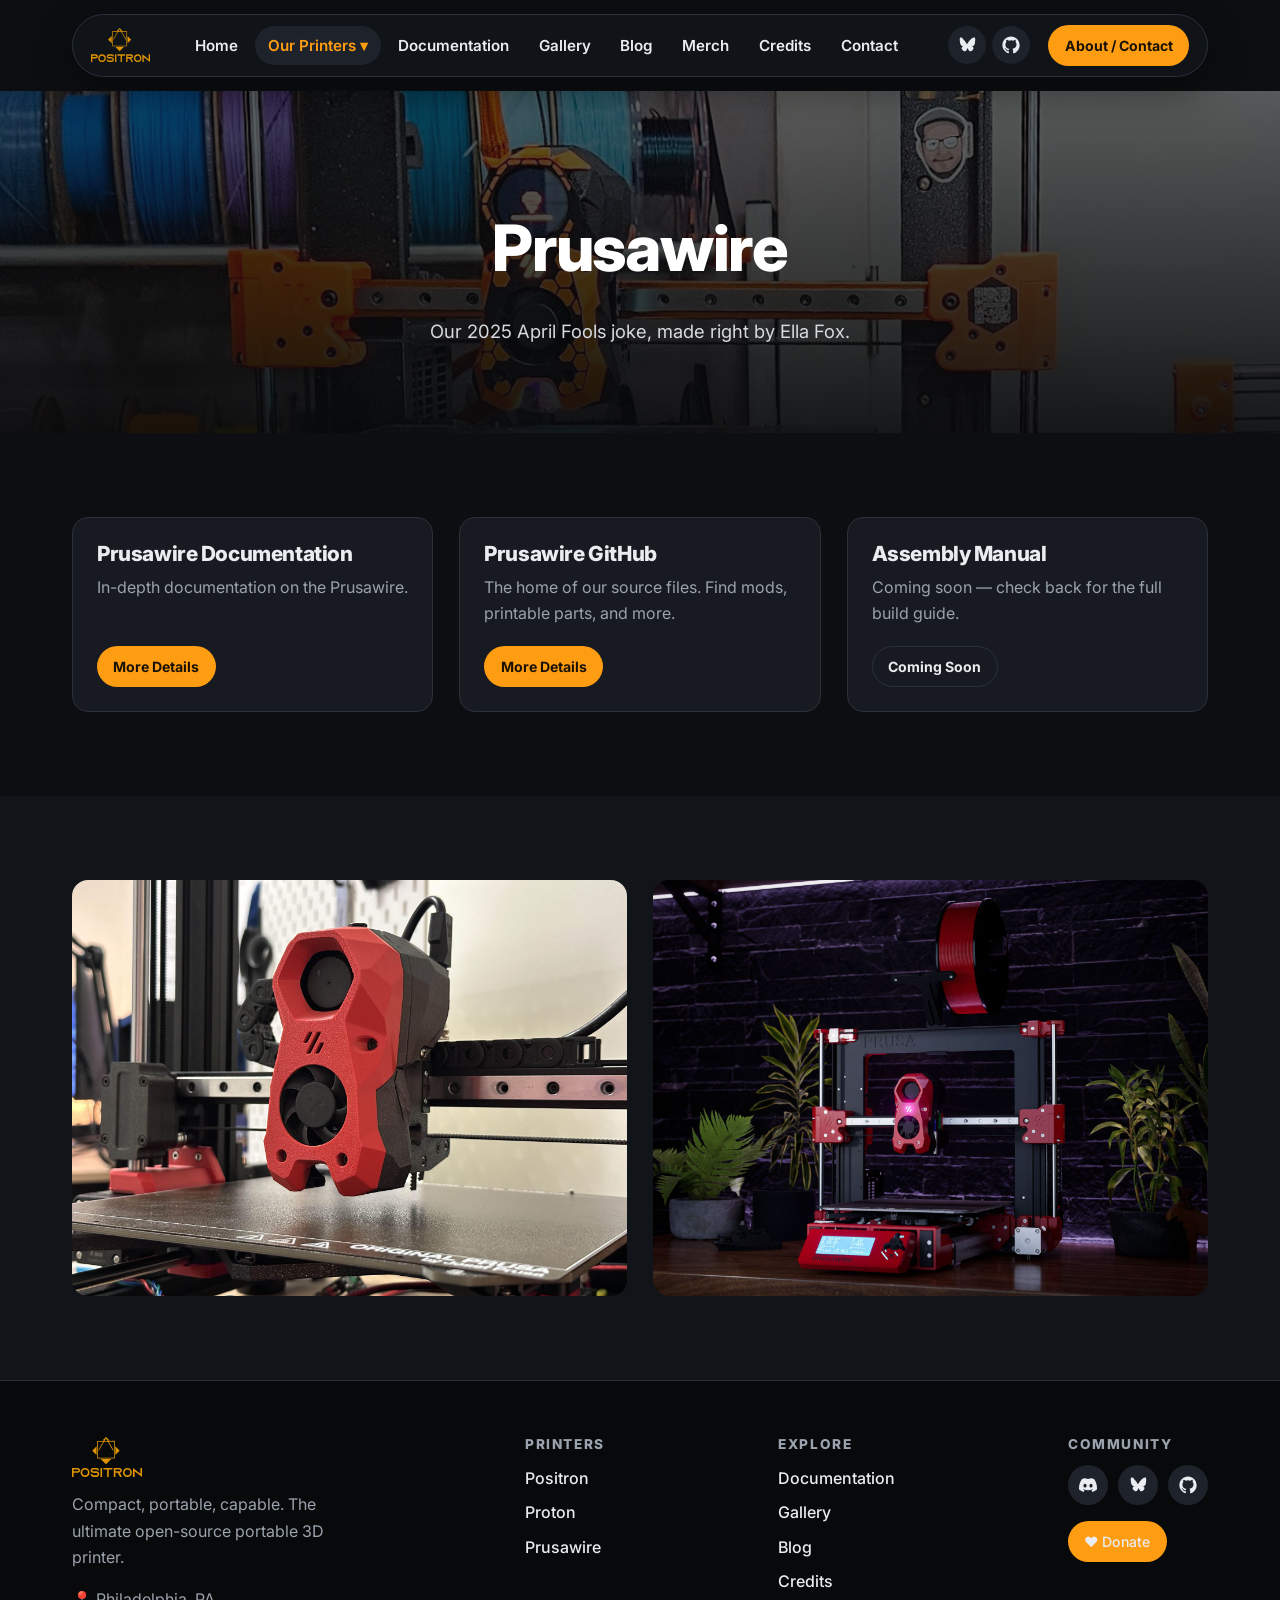
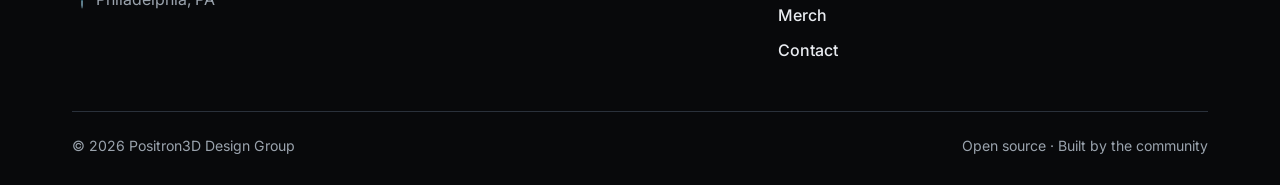
<file: prusawire.html>
<!DOCTYPE html>
<html lang="en">
<head>
  <meta charset="utf-8">
  <meta name="viewport" content="width=device-width, initial-scale=1">
  <title>Prusawire | Positron 3D</title>
  <meta name="description" content="The Prusawire — our 2025 April Fools joke, made right by Ella Fox. Docs, GitHub, and assembly manual.">
  <meta property="og:title" content="Prusawire | Positron 3D">
  <meta property="og:description" content="The Prusawire — our 2025 April Fools joke, made right by Ella Fox. Docs, GitHub, and assembly manual.">
  <meta property="og:type" content="website">
  <link rel="icon" type="image/png" href="assets/img/logo-icon.png">
  <link rel="preconnect" href="https://fonts.googleapis.com">
  <link rel="preconnect" href="https://fonts.gstatic.com" crossorigin>
  <link href="https://fonts.googleapis.com/css2?family=Inter:wght@400;500;600;700;800;900&display=swap" rel="stylesheet">
  <link rel="stylesheet" href="assets/css/style.css">
</head>
<body>

  <header class="site-header">
    <div class="container">
      <nav class="nav" aria-label="Main navigation">
        <a class="nav__brand" href="index.html"><img src="assets/img/logo.svg" alt="Positron 3D"></a>
        <ul class="nav__links">
          <li><a href="index.html">Home</a></li>
          <li class="nav__item dropdown"><a href="printers.html" aria-haspopup="true" aria-current="page">Our Printers ▾</a><ul class="dropdown__menu"><li><a href="positron.html">Positron</a></li><li><a href="proton.html">Proton</a></li><li><a href="prusawire.html">Prusawire</a></li></ul></li>
          <li><a href="documentation.html">Documentation</a></li>
          <li><a href="gallery.html">Gallery</a></li>
          <li><a href="blog.html">Blog</a></li>
          <li><a href="https://nomadsgalaxy-shop.fourthwall.com" target="_blank" rel="noopener">Merch</a></li>
          <li><a href="credits.html">Credits</a></li>
          <li><a href="contact.html">Contact</a></li>
        </ul>
        <div class="nav__social">
          <a href="https://bsky.app/profile/positron3d.com" target="_blank" rel="noopener" aria-label="Bluesky"><svg viewBox="0 0 24 24" width="18" height="18" fill="currentColor"><path d="M5.7 3.3C8.2 5.2 10.9 9 12 11c1.1-2 3.8-5.8 6.3-7.7 1.8-1.4 4.7-2.4 4.7.9 0 .7-.4 5.5-.6 6.3-.7 2.6-3.4 3.3-5.7 2.9 4.1.7 5.1 3 2.9 5.3-4.3 4.4-6.1-1.1-6.6-2.5-.1-.3-.2-.4-.2-.3-.1-.1-.1 0-.2.3-.5 1.4-2.3 6.9-6.6 2.5-2.2-2.3-1.2-4.6 2.9-5.3-2.3.4-5-.3-5.7-2.9C2.7 9.8 2.3 5 2.3 4.2c0-3.3 2.9-2.3 4.7-.9z"/></svg></a>
          <a href="https://github.com/Positron3D" target="_blank" rel="noopener" aria-label="GitHub"><svg viewBox="0 0 24 24" width="18" height="18" fill="currentColor"><path d="M12 .5C5.7.5.5 5.7.5 12c0 5.1 3.3 9.4 7.9 10.9.6.1.8-.3.8-.6v-2c-3.2.7-3.9-1.5-3.9-1.5-.5-1.3-1.3-1.7-1.3-1.7-1.1-.7 0-.7 0-.7 1.2 0 1.8 1.2 1.8 1.2 1 1.8 2.7 1.3 3.4 1 .1-.8.4-1.3.7-1.6-2.6-.3-5.3-1.3-5.3-5.8 0-1.3.5-2.3 1.2-3.1-.1-.3-.5-1.5.1-3.1 0 0 1-.3 3.3 1.2a11.5 11.5 0 016 0C17 4.6 18 4.9 18 4.9c.6 1.6.2 2.8.1 3.1.8.8 1.2 1.8 1.2 3.1 0 4.5-2.7 5.5-5.3 5.8.4.4.8 1.1.8 2.3v3.3c0 .3.2.7.8.6 4.6-1.5 7.9-5.8 7.9-10.9C23.5 5.7 18.3.5 12 .5z"/></svg></a>
        </div>
        <div class="nav__cta"><a class="btn btn--sm" href="contact.html">About / Contact</a></div>
        <button class="nav__toggle" aria-label="Toggle menu" aria-expanded="false">
          <svg viewBox="0 0 24 24" fill="none" stroke="currentColor" stroke-width="2" stroke-linecap="round"><path d="M3 6h18M3 12h18M3 18h18"/></svg>
        </button>
      </nav>
    </div>
  </header>

  <section class="page-hero">
    <div class="page-hero__bg" style="background-image:url('assets/img/printer-prusawire.jpg')"></div>
    <div class="container">
      <h1>Prusawire</h1>
      <p class="lead center">Our 2025 April Fools joke, made right by Ella Fox.</p>
    </div>
  </section>

  <section class="section">
    <div class="container">
      <div class="grid grid--3">
        <article class="card"><div class="card__body"><h3>Prusawire Documentation</h3><p>In-depth documentation on the Prusawire.</p><a class="btn btn--sm" href="https://prusawire.positron3d.com" target="_blank" rel="noopener">More Details</a></div></article>
        <article class="card"><div class="card__body"><h3>Prusawire GitHub</h3><p>The home of our source files. Find mods, printable parts, and more.</p><a class="btn btn--sm" href="https://github.com/Positron3D/Prusawire" target="_blank" rel="noopener">More Details</a></div></article>
        <article class="card"><div class="card__body"><h3>Assembly Manual</h3><p>Coming soon — check back for the full build guide.</p><span class="btn btn--sm btn--ghost">Coming Soon</span></div></article>
      </div>
    </div>
  </section>

  <section class="section section--alt">
    <div class="container">
      <div class="grid grid--2">
        <img src="assets/img/prusawire-1.jpg" alt="Prusawire update" style="border-radius:16px">
        <img src="assets/img/prusawire-2.jpg" alt="Prusawire rendering" style="border-radius:16px">
      </div>
    </div>
  </section>

  <footer class="site-footer">
    <div class="container">
      <div class="footer-grid">
        <div class="footer-brand" style="max-width:280px">
          <img src="assets/img/logo.svg" alt="Positron 3D">
          <p>Compact, portable, capable. The ultimate open-source portable 3D printer.</p>
          <p>📍 Philadelphia, PA</p>
        </div>
        <div class="footer-col">
          <h4>Printers</h4>
          <ul>
            <li><a href="positron.html">Positron</a></li>
            <li><a href="proton.html">Proton</a></li>
            <li><a href="prusawire.html">Prusawire</a></li>
          </ul>
        </div>
        <div class="footer-col">
          <h4>Explore</h4>
          <ul>
            <li><a href="documentation.html">Documentation</a></li>
            <li><a href="gallery.html">Gallery</a></li>
            <li><a href="blog.html">Blog</a></li>
            <li><a href="credits.html">Credits</a></li>
            <li><a href="https://nomadsgalaxy-shop.fourthwall.com" target="_blank" rel="noopener">Merch</a></li>
            <li><a href="contact.html">Contact</a></li>
          </ul>
        </div>
        <div class="footer-col">
          <h4>Community</h4>
          <div class="footer-social">
            <a href="https://discord.gg/positron" target="_blank" rel="noopener" aria-label="Discord"><svg viewBox="0 -28.5 256 256" width="18" height="18" preserveAspectRatio="xMidYMid"><path fill="currentColor" fill-rule="nonzero" d="M216.856339,16.5966031 C200.285002,8.84328665 182.566144,3.2084988 164.041564,0 C161.766523,4.11318106 159.108624,9.64549908 157.276099,14.0464379 C137.583995,11.0849896 118.072967,11.0849896 98.7430163,14.0464379 C96.9108417,9.64549908 94.1925838,4.11318106 91.8971895,0 C73.3526068,3.2084988 55.6133949,8.86399117 39.0420583,16.6376612 C5.61752293,67.146514 -3.4433191,116.400813 1.08711069,164.955721 C23.2560196,181.510915 44.7403634,191.567697 65.8621325,198.148576 C71.0772151,190.971126 75.7283628,183.341335 79.7352139,175.300261 C72.104019,172.400575 64.7949724,168.822202 57.8887866,164.667963 C59.7209612,163.310589 61.5131304,161.891452 63.2445898,160.431257 C105.36741,180.133187 151.134928,180.133187 192.754523,160.431257 C194.506336,161.891452 196.298154,163.310589 198.110326,164.667963 C191.183787,168.842556 183.854737,172.420929 176.223542,175.320965 C180.230393,183.341335 184.861538,190.991831 190.096624,198.16893 C211.238746,191.588051 232.743023,181.531619 254.911949,164.955721 C260.227747,108.668201 245.831087,59.8662432 216.856339,16.5966031 Z M85.4738752,135.09489 C72.8290281,135.09489 62.4592217,123.290155 62.4592217,108.914901 C62.4592217,94.5396472 72.607595,82.7145587 85.4738752,82.7145587 C98.3405064,82.7145587 108.709962,94.5189427 108.488529,108.914901 C108.508531,123.290155 98.3405064,135.09489 85.4738752,135.09489 Z M170.525237,135.09489 C157.88039,135.09489 147.510584,123.290155 147.510584,108.914901 C147.510584,94.5396472 157.658606,82.7145587 170.525237,82.7145587 C183.391518,82.7145587 193.761324,94.5189427 193.539891,108.914901 C193.539891,123.290155 183.391518,135.09489 170.525237,135.09489 Z"/></svg></a>
            <a href="https://bsky.app/profile/positron3d.com" target="_blank" rel="noopener" aria-label="Bluesky"><svg viewBox="0 0 24 24" width="18" height="18" fill="currentColor"><path d="M5.7 3.3C8.2 5.2 10.9 9 12 11c1.1-2 3.8-5.8 6.3-7.7 1.8-1.4 4.7-2.4 4.7.9 0 .7-.4 5.5-.6 6.3-.7 2.6-3.4 3.3-5.7 2.9 4.1.7 5.1 3 2.9 5.3-4.3 4.4-6.1-1.1-6.6-2.5-.1-.3-.2-.4-.2-.3-.1-.1-.1 0-.2.3-.5 1.4-2.3 6.9-6.6 2.5-2.2-2.3-1.2-4.6 2.9-5.3-2.3.4-5-.3-5.7-2.9C2.7 9.8 2.3 5 2.3 4.2c0-3.3 2.9-2.3 4.7-.9z"/></svg></a>
            <a href="https://github.com/Positron3D" target="_blank" rel="noopener" aria-label="GitHub"><svg viewBox="0 0 24 24" width="18" height="18" fill="currentColor"><path d="M12 .5C5.7.5.5 5.7.5 12c0 5.1 3.3 9.4 7.9 10.9.6.1.8-.3.8-.6v-2c-3.2.7-3.9-1.5-3.9-1.5-.5-1.3-1.3-1.7-1.3-1.7-1.1-.7 0-.7 0-.7 1.2 0 1.8 1.2 1.8 1.2 1 1.8 2.7 1.3 3.4 1 .1-.8.4-1.3.7-1.6-2.6-.3-5.3-1.3-5.3-5.8 0-1.3.5-2.3 1.2-3.1-.1-.3-.5-1.5.1-3.1 0 0 1-.3 3.3 1.2a11.5 11.5 0 016 0C17 4.6 18 4.9 18 4.9c.6 1.6.2 2.8.1 3.1.8.8 1.2 1.8 1.2 3.1 0 4.5-2.7 5.5-5.3 5.8.4.4.8 1.1.8 2.3v3.3c0 .3.2.7.8.6 4.6-1.5 7.9-5.8 7.9-10.9C23.5 5.7 18.3.5 12 .5z"/></svg></a>
          </div>
          <p style="margin-top:16px"><a class="btn btn--sm" href="https://www.paypal.com/donate/?hosted_button_id=P3WHJNXLBCJDA" target="_blank" rel="noopener">♥ Donate</a></p>
        </div>
      </div>
      <div class="footer-bottom">
        <span>© 2026 Positron3D Design Group</span>
        <span>Open source · Built by the community</span>
      </div>
    </div>
  </footer>

  <script src="assets/js/main.js"></script>
</body>
</html>
</file>
<file: assets/css/style.css>
/* ===========================================================
   Positron 3D — static site styles
   Brand accent: #de9400 (logo amber)
   =========================================================== */

:root {
  --bg:        #0c0e11;
  --bg-alt:    #111418;
  --surface:   #171b21;
  --surface-2: #1e232b;
  --border:    #2a313b;
  --text:      #e9ecf1;
  --muted:     #9aa3ad;
  --accent:    #ff9d12;
  --accent-2:  #de9400;
  --accent-ink:#1a1205;
  --accent-light: #ffc15e; /* brand amber-light */
  --ok:        #3fb950;    /* brand status colours */
  --warn:      #d29922;
  --err:       #ef4444;
  --radius:    16px;
  --maxw:      1180px;
  --shadow:    0 12px 40px rgba(0,0,0,.45);
  --font: "Inter", -apple-system, BlinkMacSystemFont, "Segoe UI", Roboto, Helvetica, Arial, sans-serif;
}

* { box-sizing: border-box; }

html { scroll-behavior: smooth; }

body {
  margin: 0;
  font-family: var(--font);
  background: var(--bg);
  color: var(--text);
  line-height: 1.65;
  -webkit-font-smoothing: antialiased;
  overflow-x: hidden;
}

img { max-width: 100%; display: block; }

a { color: var(--accent); text-decoration: none; transition: color .15s ease; }
a:hover { color: var(--accent-2); }

h1, h2, h3, h4 { line-height: 1.15; margin: 0 0 .5em; font-weight: 800; letter-spacing: -.02em; }
h1 { font-size: clamp(2.2rem, 6vw, 4rem); }
h2 { font-size: clamp(1.7rem, 4vw, 2.6rem); }
h3 { font-size: 1.3rem; }
p  { margin: 0 0 1rem; color: var(--muted); }

.container { width: 100%; max-width: var(--maxw); margin: 0 auto; padding: 0 22px; }

.section { padding: 84px 0; }
.section--tight { padding: 56px 0; }
.section--alt { background: var(--bg-alt); }
.eyebrow {
  text-transform: uppercase; letter-spacing: .22em; font-size: .78rem;
  font-weight: 700; color: var(--accent); margin: 0 0 .8rem;
}
.center { text-align: center; }
.lead { font-size: 1.15rem; color: var(--muted); max-width: 680px; margin-left: auto; margin-right: auto; }
/* .lead is used only in centered contexts; auto margins keep the box centered.
   For a left-aligned lead, add .lead--flush. */
.lead--flush { margin-left: 0; margin-right: 0; }

/* ---------- Buttons ---------- */
.btn {
  display: inline-flex; align-items: center; gap: .5em;
  background: var(--accent); color: var(--accent-ink);
  font-weight: 700; font-size: .98rem;
  padding: .72em 1.5em; border-radius: 999px;
  border: 1px solid transparent; cursor: pointer;
  transition: transform .15s ease, box-shadow .15s ease, background .15s ease;
}
.btn:hover { background: #ffb347; color: var(--accent-ink); transform: translateY(-2px); box-shadow: 0 8px 24px rgba(255,157,18,.28); }
.btn--ghost { background: transparent; color: var(--text); border-color: var(--border); }
.btn--ghost:hover { background: var(--surface-2); color: var(--text); border-color: var(--accent); }
.btn--sm { padding: .55em 1.1em; font-size: .88rem; }
.btn { line-height: inherit; } /* <button> doesn't inherit line-height by default; keep it the same height as <a class="btn"> */

/* ---------- Header / nav ---------- */
.site-header { position: sticky; top: 0; z-index: 50; padding: 14px 0; }
.nav {
  display: flex; align-items: center; gap: 18px;
  background: rgba(18,21,26,.82);
  backdrop-filter: blur(14px); -webkit-backdrop-filter: blur(14px);
  border: 1px solid var(--border);
  border-radius: 999px;
  padding: 10px 18px; box-shadow: var(--shadow);
}
.nav__brand { display: flex; align-items: center; flex-shrink: 0; }
.nav__brand img { height: 34px; width: auto; }
.nav__links { display: flex; align-items: center; gap: 4px; margin: 0 auto 0 14px; padding: 0; list-style: none; }
.nav__links a { white-space: nowrap;
  color: var(--text); font-weight: 600; font-size: .95rem;
  padding: .45em .85em; border-radius: 999px; display: inline-block;
}
.nav__links a:hover, .nav__links a[aria-current="page"] { background: var(--surface-2); color: var(--accent); }

.nav__item { position: relative; }
.nav__item > a::after { content: ""; }
.dropdown { position: relative; }
.dropdown__menu {
  position: absolute; top: calc(100% + 8px); left: 0; min-width: 180px;
  background: var(--surface); border: 1px solid var(--border);
  border-radius: 14px; padding: 8px; list-style: none; margin: 0;
  box-shadow: var(--shadow);
  opacity: 0; visibility: hidden; transform: translateY(-6px);
  transition: opacity .15s ease, transform .15s ease, visibility .15s;
}
.dropdown:hover .dropdown__menu, .dropdown:focus-within .dropdown__menu {
  opacity: 1; visibility: visible; transform: translateY(0);
}
.dropdown__menu a { display: block; width: 100%; }

.nav__social { display: flex; gap: 6px; align-items: center; }
.nav__social a {
  width: 38px; height: 38px; display: grid; place-items: center;
  border-radius: 50%; background: var(--surface-2); color: var(--text); font-size: 1rem;
}
.nav__social a:hover { background: var(--accent); color: var(--accent-ink); }
.nav__cta { flex-shrink: 0; }

.nav__toggle { display: none; background: none; border: 0; color: var(--text); cursor: pointer; padding: 6px; }
.nav__toggle svg { width: 28px; height: 28px; }

/* ---------- Hero ---------- */
.hero {
  position: relative; min-height: 88vh; display: grid; place-items: center;
  text-align: center; color: #fff; overflow: hidden;
}
.hero__bg {
  position: absolute; inset: 0; background-size: cover; background-position: center;
  background-attachment: fixed;
}
.hero::after {
  content: ""; position: absolute; inset: 0;
  background: linear-gradient(180deg, rgba(8,9,11,.55) 0%, rgba(8,9,11,.35) 40%, rgba(8,9,11,.92) 100%);
}
.hero__inner { position: relative; z-index: 2; padding: 0 22px; max-width: 860px; }
.hero h1 { color: #fff; text-shadow: 0 4px 30px rgba(0,0,0,.5); }
.hero .lead { color: #d7dbe0; }
.hero__cta { display: flex; gap: 14px; justify-content: center; flex-wrap: wrap; margin-top: 26px; }

.highlight { color: var(--accent); }

/* page hero (smaller, for subpages) */
.page-hero {
  position: relative; padding: 120px 0 70px; text-align: center; color: #fff; overflow: hidden;
}
.page-hero__bg { position: absolute; inset: 0; background-size: cover; background-position: center; }
.page-hero::after { content: ""; position: absolute; inset: 0; background: linear-gradient(180deg, rgba(8,9,11,.6), rgba(8,9,11,.93)); }
.page-hero .container { position: relative; z-index: 2; }
.page-hero h1 { color: #fff; }
.page-hero p { color: #d7dbe0; }

/* ---------- Cards / grids ---------- */
.grid { display: grid; gap: 26px; }
.grid--3 { grid-template-columns: repeat(3, 1fr); }
.grid--4 { grid-template-columns: repeat(4, 1fr); }
.grid--2 { grid-template-columns: repeat(2, 1fr); }

.card {
  background: var(--surface); border: 1px solid var(--border);
  border-radius: var(--radius); overflow: hidden;
  display: flex; flex-direction: column;
  transition: transform .2s ease, border-color .2s ease, box-shadow .2s ease;
}
.card:hover { transform: translateY(-6px); border-color: var(--accent); box-shadow: var(--shadow); }
.card__media { aspect-ratio: 16/11; overflow: hidden; background: var(--surface-2); }
.card__media img { width: 100%; height: 100%; object-fit: cover; }
.card__body { padding: 24px; display: flex; flex-direction: column; gap: 8px; flex: 1; }
.card__body h3 { margin: 0; }
.card__body p { margin: 0; flex: 1; }
.card__body .btn { align-self: flex-start; margin-top: 12px; }

/* feature card (icon) */
.feature { display: flex; gap: 16px; align-items: flex-start; }
.feature__icon {
  flex-shrink: 0; width: 54px; height: 54px; border-radius: 50%;
  background: var(--accent); color: var(--accent-ink); display: grid; place-items: center; font-size: 1.4rem;
  box-shadow: 0 4px 12px rgba(0,0,0,.35), inset 0 1px 0 rgba(255,255,255,.25);
}
/* drop shadow on the emoji/icon glyph itself so it reads against the amber */
.feature__icon { text-shadow: 0 1px 2px rgba(0,0,0,.45); }
.feature h4 { margin: .1rem 0 .35rem; font-size: 1.15rem; }
.feature p { margin: 0; }
/* Centered value-prop variant (icon stacked above centered text) */
.feature--center { flex-direction: column; align-items: center; text-align: center; }
.feature--center .feature__icon { width: 60px; height: 60px; font-size: 1.6rem; }

/* split text + image */
.split { display: grid; grid-template-columns: 1fr 1fr; gap: 48px; align-items: center; }
.split > * { min-width: 0; } /* grid columns must not grow to fit wide content */
.split img { border-radius: var(--radius); box-shadow: var(--shadow); }

/* partners / logos
   Styling rule for partner chips: every logo should look like it fills its chip.
   - Logo with its own solid background (LDO, SendCutSend, EIBOS): set that colour
     on the chip with style="--chip-bg:#hex" so the chip and logo read as one tile.
   - Partner with a brand manual: use its approved logo/background pairing and
     official assets (Prusa: white logo on Prusa Orange #fd5000, per brand manual 1.0).
   - Transparent logo: prep it to read on the dark default (var(--surface-2)),
     e.g. recolour black text to white (see partner-numakers.webp).
   - Trim empty padding from the image so the mark fills the chip; if it still
     looks small, shrink that chip's padding inline (e.g. padding:16px 8px). */
/* Partner grid and blog list: wrapping flex row so an incomplete last row is centred under the full rows.
   Card width comes from --cols (partners 4/2/2, blog 3/2/1 across desktop/tablet/phone); cards in a row share one height. */
.logos, .post-list { --cols: 4; --gap: 22px; display: flex; flex-wrap: wrap; justify-content: center; gap: var(--gap); }
.post-list { --cols: 3; --gap: 26px; }
:is(.logos, .post-list) > * { flex: 0 1 calc((100% - (var(--cols) - 1) * var(--gap)) / var(--cols)); min-width: 0; }
.logo-card {
  background: var(--surface); border: 1px solid var(--border); border-radius: var(--radius);
  padding: 30px 20px; text-align: center; transition: border-color .2s ease, transform .2s ease;
}
.logo-card:hover { border-color: var(--accent); transform: translateY(-4px); }
.logo-card__chip { background: var(--chip-bg, var(--surface-2)); border: 1px solid var(--border); border-radius: 12px; padding: 16px; margin-bottom: 16px; display: grid; place-items: center; height: 96px; }
.logo-card img { max-height: 64px; width: auto; margin: 0 auto; object-fit: contain; }
.logo-card h3 { font-size: 1.1rem; margin: 0 0 14px; }
/* full-width photo inside a section's container, e.g. the event photo under the partner grid */
.section-photo { width: 100%; height: auto; margin-top: 46px; border-radius: var(--radius); box-shadow: var(--shadow); }

/* banner strip */
.banner {
  position: relative; padding: 110px 0; text-align: center; overflow: hidden;
}
.banner__bg { position: absolute; inset: 0; background-size: cover; background-position: center; }
.banner::after { content:""; position:absolute; inset:0; background: rgba(8,9,11,.55); }
.banner .container { position: relative; z-index: 2; }
.banner h2 { font-size: clamp(2rem, 6vw, 3.6rem); color: #fff; margin: 0; }

/* retailer list */
.pill-list { display: flex; flex-wrap: wrap; gap: 12px; }
.region-block { background: var(--surface); border: 1px solid var(--border); border-radius: var(--radius); padding: 26px; }
.region-block h3 { color: var(--accent); font-size: 1rem; text-transform: uppercase; letter-spacing: .1em; margin-bottom: 16px; }
.retailer { display: flex; flex-wrap: wrap; align-items: baseline; gap: 8px; padding: 8px 0; border-bottom: 1px solid var(--border); }
.retailer:last-child { border-bottom: 0; }
.retailer .loc { color: var(--muted); font-size: .85rem; }

/* team grid (credits) */
.team-grid { display: grid; grid-template-columns: repeat(auto-fill, minmax(220px,1fr)); gap: 18px; }
.team-card { background: var(--surface); border: 1px solid var(--border); border-radius: var(--radius); padding: 22px; }
.team-card .name { font-weight: 800; font-size: 1.1rem; color: var(--text); }
.team-card .role { color: var(--accent); font-size: .9rem; font-weight: 600; }

.prose { max-width: 760px; }
.prose h2 { margin-top: 1.6em; }

/* ---- blog: Blog/*.md rendered by assets/py/blogmd.py (see Blog/_TEMPLATE.md for every feature) ---- */
.post .prose { margin-inline: auto; }
.post h1 { font-size: clamp(2rem, 5vw, 3rem); margin-bottom: .3em; }
.post-meta { color: var(--muted); font-size: .95rem; margin: 0 0 .4rem; }
.post-tags { display: flex; flex-wrap: wrap; align-items: center; gap: 6px; margin: 0 0 1.6rem; }
.tag { font-size: .78rem; font-weight: 600; color: var(--muted); border: 1px solid var(--border); border-radius: 999px; padding: 2px 10px; }
.tag--draft { color: var(--accent-ink); background: var(--accent); border-color: var(--accent); }
.card .post-meta, .card .post-tags { margin: 0; font-size: .85rem; flex: none; } /* only the summary grows (.card__body p has flex: 1) */
.card__body h3 a { color: var(--text); }
.post-cover { width: 100%; border-radius: var(--radius); margin: 0 0 2rem; }
.post-body { color: var(--muted); line-height: 1.75; }
.post-body::after { content: ""; display: block; clear: both; }
.post-body p, .post-body li, .post-body dd, .post-body td { color: var(--muted); }
.post-body h2, .post-body h3, .post-body h4 { color: var(--text); clear: both; scroll-margin-top: 96px; }
.post-body h3 { margin-top: 1.4em; }
.post-body a { text-decoration: underline; text-underline-offset: 2px; }
.post-body .headerlink { opacity: 0; margin-left: .3em; text-decoration: none; }
.post-body :is(h2, h3, h4):hover .headerlink { opacity: 1; }
.post-body img { border-radius: 12px; height: auto; }
/* Text wrap: ![alt](img){.left|.right width=320} */
.post-body img.right, .post-body figure.right { float: right; margin: .3em 0 1em 1.6em; max-width: 50%; }
.post-body img.left, .post-body figure.left { float: left; margin: .3em 1.6em 1em 0; max-width: 50%; }
.post-body .center { display: block; margin: 1.5em auto; text-align: center; }
.post-body img.full { display: block; width: 100%; margin: 1.5em 0; }
.post-body img.wide { display: block; width: min(1100px, 100vw - 44px); max-width: none; margin: 1.5em 0 1.5em 50%; transform: translateX(-50%); }
.post-body figure { margin: 1.5em 0; }
.post-body figure img { display: block; margin: 0 auto; }
.post-body figcaption { font-size: .88rem; color: var(--muted); text-align: center; margin-top: .6em; font-style: italic; }
.post-body blockquote { margin: 1.5em 0; padding: .4em 1.2em; border-left: 3px solid var(--accent); background: var(--surface); border-radius: 0 12px 12px 0; }
.post-body hr { border: 0; border-top: 1px solid var(--border); margin: 2.5em 0; clear: both; }
.post-body code { font-family: ui-monospace, SFMono-Regular, Menlo, Consolas, "Liberation Mono", monospace; font-size: .9em; background: var(--surface-2); border-radius: 6px; padding: .1em .35em; color: var(--text); }
.post-body pre { background: var(--surface); border: 1px solid var(--border); border-radius: 12px; padding: 16px 18px; overflow-x: auto; line-height: 1.5; }
.post-body pre code { background: none; padding: 0; }
.post-body table { width: 100%; border-collapse: collapse; margin: 1.5em 0; display: block; overflow-x: auto; }
.post-body th, .post-body td { border-bottom: 1px solid var(--border); padding: 8px 12px; text-align: left; }
.post-body th { color: var(--text); }
.post-body mark { background: var(--accent); color: var(--accent-ink); border-radius: 3px; padding: 0 .2em; }
.post-body ins { color: var(--text); }
.post-body kbd { font-family: inherit; font-size: .85em; border: 1px solid var(--border); border-bottom-width: 2px; border-radius: 6px; padding: .05em .4em; color: var(--text); background: var(--surface); }
.post-body .keys { white-space: nowrap; }
.post-body dt { color: var(--text); font-weight: 700; }
.post-body dd { margin: 0 0 1em 1.4em; }
.post-body .toc { background: var(--surface); border: 1px solid var(--border); border-radius: 12px; padding: 14px 20px; margin: 0 0 2em; }
.post-body .toc ul { margin: 0; padding-left: 1.2em; }
.post-body .toc > ul { padding-left: 1em; }
.post-body .footnote { font-size: .9rem; margin-top: 3em; }
.post-body .task-list-item { list-style: none; margin-left: -1.4em; }
.post-body .task-list-control input { position: absolute; opacity: 0; }
.post-body .task-list-indicator { display: inline-block; width: 1em; height: 1em; border: 2px solid var(--border); border-radius: 4px; margin-right: .5em; vertical-align: -.15em; }
.post-body input:checked + .task-list-indicator { background: var(--accent); border-color: var(--accent); }
/* Callouts: !!! note|tip|info|success|warning|danger, and ??? collapsible */
.post-body :is(.admonition, details) { background: var(--surface); border: 1px solid var(--border); border-left: 3px solid var(--accent); border-radius: 12px; padding: 12px 18px; margin: 1.5em 0; }
.post-body :is(.admonition-title, summary) { color: var(--text); font-weight: 700; margin: 0 0 .4em; }
.post-body summary { cursor: pointer; margin: 0; }
.post-body details[open] summary { margin-bottom: .4em; }
.post-body :is(.admonition, details) > :last-child { margin-bottom: 0; }
.post-body :is(.tip, .success) { border-left-color: var(--ok); }
.post-body :is(.warning) { border-left-color: var(--warn); }
.post-body :is(.danger, .error) { border-left-color: var(--err); }
/* Tabs: === "Name" */
.post-body .tabbed-set { display: flex; flex-wrap: wrap; margin: 1.5em 0; border: 1px solid var(--border); border-radius: 12px; overflow: hidden; }
.post-body .tabbed-set > input { position: absolute; opacity: 0; }
.post-body .tabbed-labels { display: flex; width: 100%; background: var(--surface); border-bottom: 1px solid var(--border); }
.post-body .tabbed-labels label { padding: 8px 16px; cursor: pointer; font-weight: 600; font-size: .9rem; color: var(--muted); }
.post-body .tabbed-content { width: 100%; }
.post-body .tabbed-block { display: none; padding: 0 16px; }
.post-body .tabbed-block pre { border: 0; padding-inline: 0; background: none; }
.post-body .tabbed-set > input:nth-child(1):checked ~ .tabbed-labels > :nth-child(1),
.post-body .tabbed-set > input:nth-child(2):checked ~ .tabbed-labels > :nth-child(2),
.post-body .tabbed-set > input:nth-child(3):checked ~ .tabbed-labels > :nth-child(3),
.post-body .tabbed-set > input:nth-child(4):checked ~ .tabbed-labels > :nth-child(4),
.post-body .tabbed-set > input:nth-child(5):checked ~ .tabbed-labels > :nth-child(5),
.post-body .tabbed-set > input:nth-child(6):checked ~ .tabbed-labels > :nth-child(6) { color: var(--accent); box-shadow: inset 0 -2px var(--accent); }
.post-body .tabbed-set > input:nth-child(1):checked ~ .tabbed-content > :nth-child(1),
.post-body .tabbed-set > input:nth-child(2):checked ~ .tabbed-content > :nth-child(2),
.post-body .tabbed-set > input:nth-child(3):checked ~ .tabbed-content > :nth-child(3),
.post-body .tabbed-set > input:nth-child(4):checked ~ .tabbed-content > :nth-child(4),
.post-body .tabbed-set > input:nth-child(5):checked ~ .tabbed-content > :nth-child(5),
.post-body .tabbed-set > input:nth-child(6):checked ~ .tabbed-content > :nth-child(6) { display: block; }
/* Blog editor (unlisted page, see EDITOR_PAGE in build.py): WYSIWYG page + Markdown source mode */
.editor h1 { margin-bottom: .2em; }
.editor .lead { margin-left: 0; max-width: none; }
.editor__actions { display: flex; flex-wrap: wrap; align-items: center; gap: 10px; margin: 20px 0; }
.editor__actions label, .editor__images label.btn { cursor: pointer; }
.editor__file { font-family: ui-monospace, SFMono-Regular, Menlo, Consolas, monospace; font-size: .85rem; color: var(--muted); }
.editor__status { flex-basis: 100%; font-size: .85rem; color: var(--muted); }
.editor__status.is-error { color: var(--err); }
.editor__fields { display: grid; grid-template-columns: repeat(4, minmax(0, 1fr)); gap: 10px 14px; margin-bottom: 18px; }
.editor__fields label, .editor__images label:not(.btn) { display: flex; flex-direction: column; gap: 4px; font-size: .8rem; font-weight: 600; color: var(--muted); }
.editor__fields .editor__wide { grid-column: span 2; }
.editor__fields .editor__check { flex-direction: row; align-items: center; gap: 8px; align-self: end; height: 44px; } /* centred on the input beside it */
.editor__fields input:not([type=checkbox]) { width: 100%; min-width: 0; height: 44px; } /* date inputs render taller without it */
.editor input:not([type=checkbox]), .editor select, .editor textarea { font: inherit; font-size: .92rem; color: var(--text); background: var(--surface); border: 1px solid var(--border); border-radius: 12px; padding: 9px 12px; }
.editor :is(input, select, textarea):focus { outline: none; border-color: var(--accent); }
.editor__bar { position: sticky; top: 84px; z-index: 5; display: flex; flex-wrap: wrap; gap: 10px 16px; align-items: center; padding: 10px 12px; background: var(--surface); border: 1px solid var(--border); border-radius: var(--radius) var(--radius) 0 0; }
.editor__modes { display: inline-flex; border: 1px solid var(--border); border-radius: 999px; overflow: hidden; }
.editor__modes button { font: inherit; font-size: .82rem; font-weight: 700; line-height: 1; height: 32px; color: var(--muted); background: none; border: 0; padding: 0 14px; cursor: pointer; }
.editor__modes button[aria-pressed="true"] { background: var(--accent); color: var(--accent-ink); }
.editor__toolbar { display: flex; flex-wrap: wrap; gap: 8px 18px; }
.editor__group { position: relative; display: inline-flex; flex-wrap: wrap; gap: 4px; }
/* Dividers live in the gap and never affect layout, so blog-editor.js can hide them at row starts
   (is-row-start) without re-wrapping the toolbar. */
.editor__group:not(.is-row-start)::before { content: ""; position: absolute; left: -9px; top: 7px; bottom: 7px; width: 1px; background: var(--border); }
.editor__group button { display: inline-grid; place-items: center; width: 34px; height: 34px; color: var(--muted); background: transparent; border: 1px solid transparent; border-radius: 8px; cursor: pointer; transition: color .15s, background .15s, border-color .15s; }
.editor__group button:hover { color: var(--text); background: var(--surface-2); }
.editor__group button:focus-visible { outline: 2px solid var(--accent); outline-offset: 1px; }
.editor__group button[aria-pressed="true"] { color: var(--accent); background: var(--surface-2); border-color: var(--border); }
.editor__images { display: flex; flex-wrap: wrap; align-items: center; gap: 10px; width: 100%; }
.editor__images label:not(.btn) { flex-direction: row; align-items: center; gap: 6px; }
.editor__images select, .editor__images input { height: 34px; padding: 0 8px; } /* same height as toolbar buttons and the mode switch */
.editor__images em { font-size: .8rem; color: var(--accent); }
.editor__hint { font-size: .8rem; color: var(--muted); }
.editor__tip { margin-left: auto; }
.editor kbd { font-family: inherit; font-size: .75rem; border: 1px solid var(--border); border-bottom-width: 2px; border-radius: 5px; padding: 0 .35em; color: var(--text); background: var(--surface-2); }
.editor__page { position: relative; }
.editor [hidden] { display: none !important; } /* .btn and flex rules would otherwise override [hidden] */
.editor__visual.is-dropping { outline: 2px dashed var(--accent); outline-offset: 8px; border-radius: 4px; }
/* "/" block menu and link popover */
.editor__menu, .editor__linkbox { position: absolute; z-index: 20; background: var(--surface); border: 1px solid var(--border); border-radius: 12px; box-shadow: var(--shadow); }
.editor__menu { width: 320px; max-height: 340px; overflow-y: auto; padding: 6px; }
.editor__menu button { display: flex; align-items: center; gap: 12px; width: 100%; text-align: left; font: inherit; color: var(--text); background: none; border: 0; border-radius: 8px; padding: 8px 10px; cursor: pointer; }
.editor__menu button svg { flex: none; color: var(--accent); }
.editor__menu button[aria-selected="true"], .editor__menu button:hover { background: var(--surface-2); }
.editor__menu b { display: block; font-size: .9rem; font-weight: 600; }
.editor__menu small { display: block; font-size: .78rem; color: var(--muted); }
.editor__visual ::selection { background: rgba(255, 157, 18, .32); color: inherit; } /* amber-tinted selection, not browser blue */
/* Floating selection toolbar */
.editor__bubble { position: absolute; z-index: 25; display: flex; align-items: center; gap: 2px; padding: 4px; background: var(--surface); border: 1px solid var(--border); border-radius: 12px; box-shadow: var(--shadow); }
.editor__bubble::after { content: ""; position: absolute; left: calc(50% - 6px); bottom: -7px; width: 12px; height: 12px; background: var(--surface); border-right: 1px solid var(--border); border-bottom: 1px solid var(--border); transform: rotate(45deg); }
.editor__bubble.is-below::after { bottom: auto; top: -7px; transform: rotate(225deg); }
.editor__bubble button { display: inline-grid; place-items: center; width: 32px; height: 32px; color: var(--muted); background: none; border: 0; border-radius: 8px; cursor: pointer; }
.editor__bubble button:hover { color: var(--text); background: var(--surface-2); }
.editor__bubble button[aria-pressed="true"] { color: var(--accent); background: var(--surface-2); }
.editor__bubble button:focus-visible { outline: 2px solid var(--accent); outline-offset: 1px; }
.editor__imgbar button.is-text { width: auto; min-width: 32px; padding: 0 8px; font: inherit; font-size: 13px; font-weight: 600; }
.editor__imgbar input { width: 190px; height: 32px; padding: 0 10px; font: inherit; font-size: 13px; color: var(--text); background: var(--surface-2); border: 1px solid var(--border); border-radius: 8px; }
.editor__imgbar { flex-wrap: wrap; max-width: calc(100% - 16px); }
.editor__bubble-sep { width: 1px; height: 20px; margin: 0 4px; background: var(--border); }
.editor__linkbox { display: flex; gap: 6px; align-items: center; padding: 8px; width: min(420px, calc(100% - 16px)); }
.editor__linkbox input { flex: 1; min-width: 0; padding: 6px 10px !important; }
.editor__page { background: var(--bg); border: 1px solid var(--border); border-top: 0; border-radius: 0 0 var(--radius) var(--radius); padding: 40px 22px 60px; }
.editor__page .prose { margin-inline: auto; }
.editor__head { pointer-events: none; }
.editor__visual { min-height: 50vh; outline: none; }
.editor__visual:empty::before { content: "Start writing…"; color: var(--muted); }
.editor__visual img { cursor: pointer; }
.editor__visual img.is-selected { outline: 3px solid var(--accent); outline-offset: 3px; }
.editor__loading { color: var(--muted); }
.editor__source { display: block; width: 100%; min-height: 70vh; resize: vertical; border-radius: 0 0 var(--radius) var(--radius) !important; font-family: ui-monospace, SFMono-Regular, Menlo, Consolas, monospace !important; font-size: .88rem !important; line-height: 1.6; }
.editor__source[hidden] { display: none; }
.editor__note { font-size: .85rem; margin: 10px 0 0; }
@media (max-width: 900px) { .editor__fields { grid-template-columns: repeat(2, minmax(0, 1fr)); } .editor__bar { top: 74px; } }
@media (max-width: 560px) {
  .editor__actions { display: grid; grid-template-columns: 1fr 1fr; }
  .editor__actions .btn { justify-content: center; }
  .editor__actions .editor__file, .editor__actions .editor__status { grid-column: 1 / -1; }
  .editor__images .editor__hint { flex-basis: 100%; }
  .editor__images label:not(.btn) { flex: 1 1 100%; display: grid; grid-template-columns: 76px minmax(0, 1fr); } /* selects share one start edge */
  .editor__images select { width: 100%; }
}
@media (max-width: 560px) { .editor__tip { display: none; } .editor__menu { width: calc(100% - 16px); } .editor__fields { grid-template-columns: minmax(0, 1fr); } .editor__fields .editor__wide { grid-column: auto; } .editor__page { padding: 22px 14px 40px; } .editor__bar { position: static; } }
.blog-links { margin-top: 40px; color: var(--muted); }
/* Syntax highlighting: Pygments classes (pymdownx.highlight), coloured from the Positron palette only. */
.post-body .highlight { margin: 1.5em 0; }
.post-body .highlight pre { margin: 0; }
.post-body .tabbed-block .highlight { margin: 0; } /* the tab panel already spaces its content */
.post-body .highlight :is(.c, .c1, .cm, .ch, .cs, .cpf) { color: var(--muted); font-style: italic; }
.post-body .highlight :is(.k, .kd, .kn, .kr, .kt, .kc, .kp, .cp, .nb, .bp, .nt) { color: var(--accent); }
.post-body .highlight :is(.na, .nf, .fm, .nc, .nd, .ne, .nl, .nn, .nv, .vi, .vc, .vg) { color: var(--accent-light); }
.post-body .highlight :is(.s, .s1, .s2, .sa, .sb, .sc, .sd, .se, .sh, .si, .sr, .ss, .sx, .dl) { color: var(--ok); }
.post-body .highlight :is(.m, .mi, .mf, .mh, .mo, .mb, .il) { color: var(--accent-light); }
.post-body .highlight :is(.o, .ow, .p, .pm) { color: var(--muted); }
.post-body .highlight :is(.err, .gr, .gt) { color: var(--err); }
.post-body .highlight .gd { color: var(--err); }
.post-body .highlight .gi { color: var(--ok); }
.post-body .highlight .gh, .post-body .highlight .gu { color: var(--accent); font-weight: 700; }
.post-body .video { position: relative; aspect-ratio: 16 / 9; margin: 1.5em 0; clear: both; }
.post-body .video iframe { position: absolute; inset: 0; width: 100%; height: 100%; border: 0; border-radius: 12px; }
.thanks-block { background: var(--surface); border: 1px solid var(--border); border-left: 3px solid var(--accent); border-radius: 12px; padding: 22px 26px; margin-bottom: 22px; }
.thanks-block h3 { color: var(--text); margin-bottom: .4rem; }
.thanks-block p:last-child { margin-bottom: 0; }

/* spec list */
.specs { list-style: none; padding: 0; margin: 0; display: grid; gap: 12px; }
.specs li { display: flex; gap: 12px; align-items: baseline; padding: 12px 0; border-bottom: 1px solid var(--border); color: var(--text); }
.specs li b { color: var(--accent); min-width: 150px; display: inline-block; }

/* contact form */
.form-grid { display: grid; grid-template-columns: 1fr 1fr; gap: 18px; }
.field { display: flex; flex-direction: column; gap: 6px; }
.field--full { grid-column: 1 / -1; }
.field label { font-size: .9rem; font-weight: 600; color: var(--text); }
.field label .req { color: var(--accent); }
.field input, .field textarea {
  background: var(--surface); border: 1px solid var(--border); border-radius: 10px;
  padding: 12px 14px; color: var(--text); font-family: inherit; font-size: .98rem;
}
.field input:focus, .field textarea:focus { outline: none; border-color: var(--accent); }
.field textarea { resize: vertical; min-height: 130px; }
.note { background: var(--surface-2); border-radius: 12px; padding: 16px 20px; font-size: .92rem; }
.note b { color: var(--accent); }

/* ---------- Gallery ---------- */
.gallery-filters {
  display: flex; flex-wrap: wrap; gap: 8px;
  justify-content: center; margin-bottom: 40px;
}
.gallery-filters button {
  background: transparent; color: var(--text); border: 1px solid var(--border);
  font-family: inherit; font-weight: 600; font-size: .88rem;
  padding: .55em 1.1em; border-radius: 999px; cursor: pointer;
  transition: background .15s ease, border-color .15s ease, color .15s ease;
}
.gallery-filters button:hover {
  background: var(--surface-2); border-color: var(--accent);
}
.gallery-filters button.active {
  background: var(--accent); color: var(--accent-ink); border-color: var(--accent);
}

.gallery-grid {
  display: grid;
  grid-template-columns: repeat(auto-fill, minmax(300px, 1fr));
  gap: 16px;
}

.gallery-item {
  position: relative; overflow: hidden;
  border-radius: var(--radius); border: 1px solid var(--border);
  background: var(--surface-2);
  transition: transform .2s ease, border-color .2s ease, box-shadow .2s ease;
}
.gallery-item:hover {
  transform: translateY(-4px); border-color: var(--accent); box-shadow: var(--shadow);
}
.gallery-item a { display: block; }
.gallery-item img {
  aspect-ratio: 4/3; width: 100%; object-fit: cover;
  transition: transform .3s ease;
}
.gallery-item:hover img { transform: scale(1.05); }
.gallery-item__caption {
  position: absolute; bottom: 0; left: 0; right: 0;
  padding: 12px 16px;
  background: linear-gradient(transparent, rgba(0,0,0,.75));
  color: #fff; font-size: .88rem; font-weight: 600;
  opacity: 0; transition: opacity .2s ease;
  pointer-events: none;
}
.gallery-item:hover .gallery-item__caption { opacity: 1; }

/* ---------- Footer ---------- */
.site-footer { background: #08090b; border-top: 1px solid var(--border); padding: 56px 0 28px; }
.footer-grid { display: flex; flex-wrap: wrap; gap: 30px; justify-content: space-between; align-items: flex-start; }
.footer-brand img { height: 40px; margin-bottom: 14px; }
.footer-col h4 { font-size: .85rem; text-transform: uppercase; letter-spacing: .12em; color: var(--muted); margin-bottom: 12px; }
.footer-col ul { list-style: none; padding: 0; margin: 0; }
.footer-col li { margin-bottom: 8px; }
.footer-col a { color: var(--text); font-weight: 500; }
.footer-col a:hover { color: var(--accent); }
.footer-social { display: flex; gap: 10px; margin-top: 8px; }
.footer-social a { width: 40px; height: 40px; border-radius: 50%; background: var(--surface-2); display: grid; place-items: center; color: var(--text); }
.footer-social a:hover { background: var(--accent); color: var(--accent-ink); }
.footer-bottom { margin-top: 40px; padding-top: 22px; border-top: 1px solid var(--border); display: flex; flex-wrap: wrap; gap: 12px; justify-content: space-between; align-items: center; color: var(--muted); font-size: .88rem; }

/* ---------- Responsive ---------- */
/* Nav collapses to the menu button before its links start to wrap (8 links + social + CTA). */
@media (max-width: 1200px) {
  .nav__links, .nav__social { display: none; }
  .nav__toggle { display: inline-flex; margin-left: auto; }
  .nav.open .nav__links {
    display: flex; flex-direction: column; align-items: stretch;
    position: absolute; top: calc(100% + 10px); left: 0; right: 0;
    background: var(--surface); border: 1px solid var(--border); border-radius: 18px;
    padding: 14px; gap: 4px; box-shadow: var(--shadow); margin: 0;
  }
  .site-header .container { position: relative; }
  .nav.open .dropdown__menu { position: static; opacity: 1; visibility: visible; transform: none; box-shadow: none; border: 0; background: var(--surface-2); margin-top: 4px; }
  .nav__cta .btn { padding: .55em 1.1em; }
}

@media (max-width: 900px) {
  .grid--3, .grid--4 { grid-template-columns: repeat(2, 1fr); }
  .logos, .post-list { --cols: 2; }
  .split { grid-template-columns: 1fr; gap: 28px; }
  .split--rev .split__text { order: 2; }

}
@media (max-width: 560px) {
  /* Blog: floated images stack above the text on phones. */
  .post-body :is(img, figure):is(.left, .right) { float: none; display: block; max-width: 100%; margin: 1.2em auto; }
  .grid--3, .grid--4, .form-grid { grid-template-columns: 1fr; }
  /* Phones: two compact cards per row (an odd last card centres); tighter chips so wordmarks stay legible. */
  .logos { --cols: 2; --gap: 12px; }
  .post-list { --cols: 1; }
  .logo-card { padding: 14px 10px 16px; }
  .logo-card__chip { height: 76px; padding: 10px 8px; margin-bottom: 10px; }
  .logo-card img { max-height: 54px; }
  .logo-card h3 { font-size: .92rem; line-height: 1.25; margin: 0; }
  .section { padding: 60px 0; }
  .hero { min-height: 80vh; }
  .nav__cta { display: none; }
}

/* parallax fallback for touch */
@media (hover: none) { .hero__bg { background-attachment: scroll; } }
</file>
